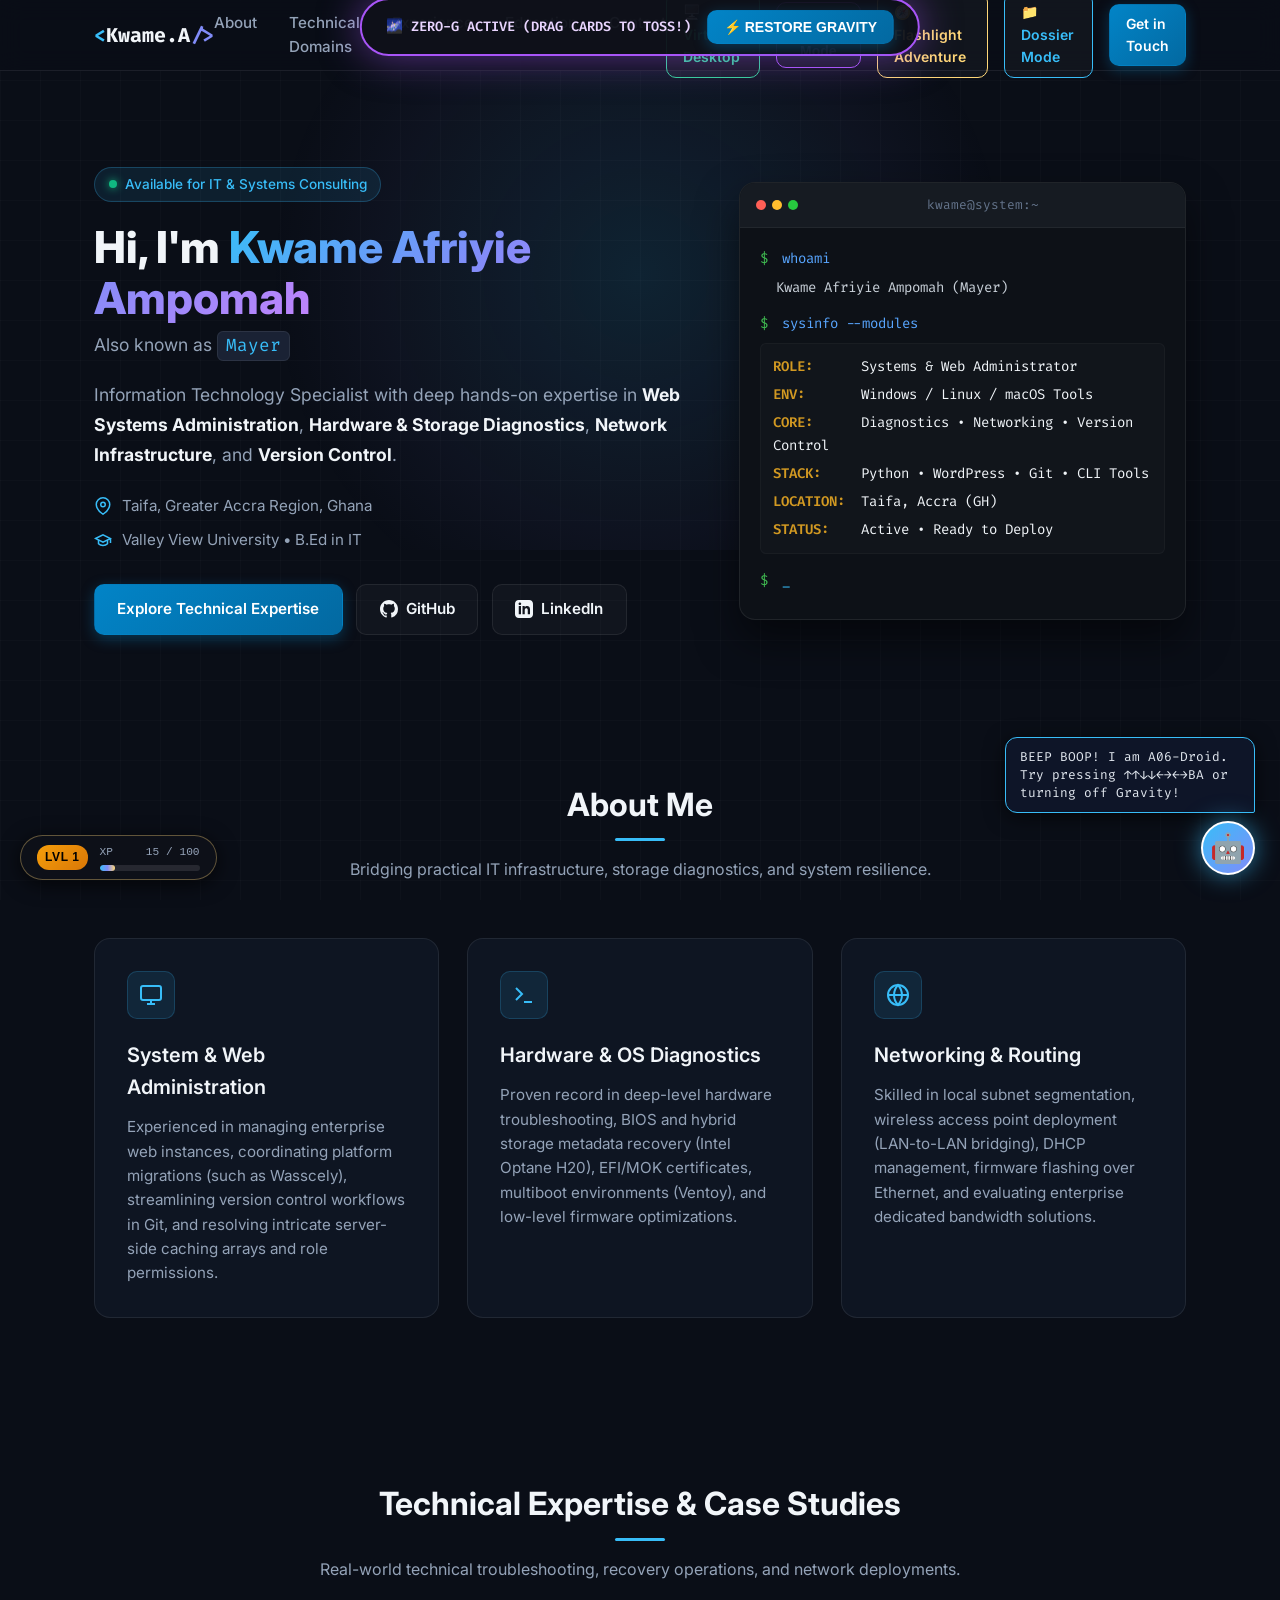
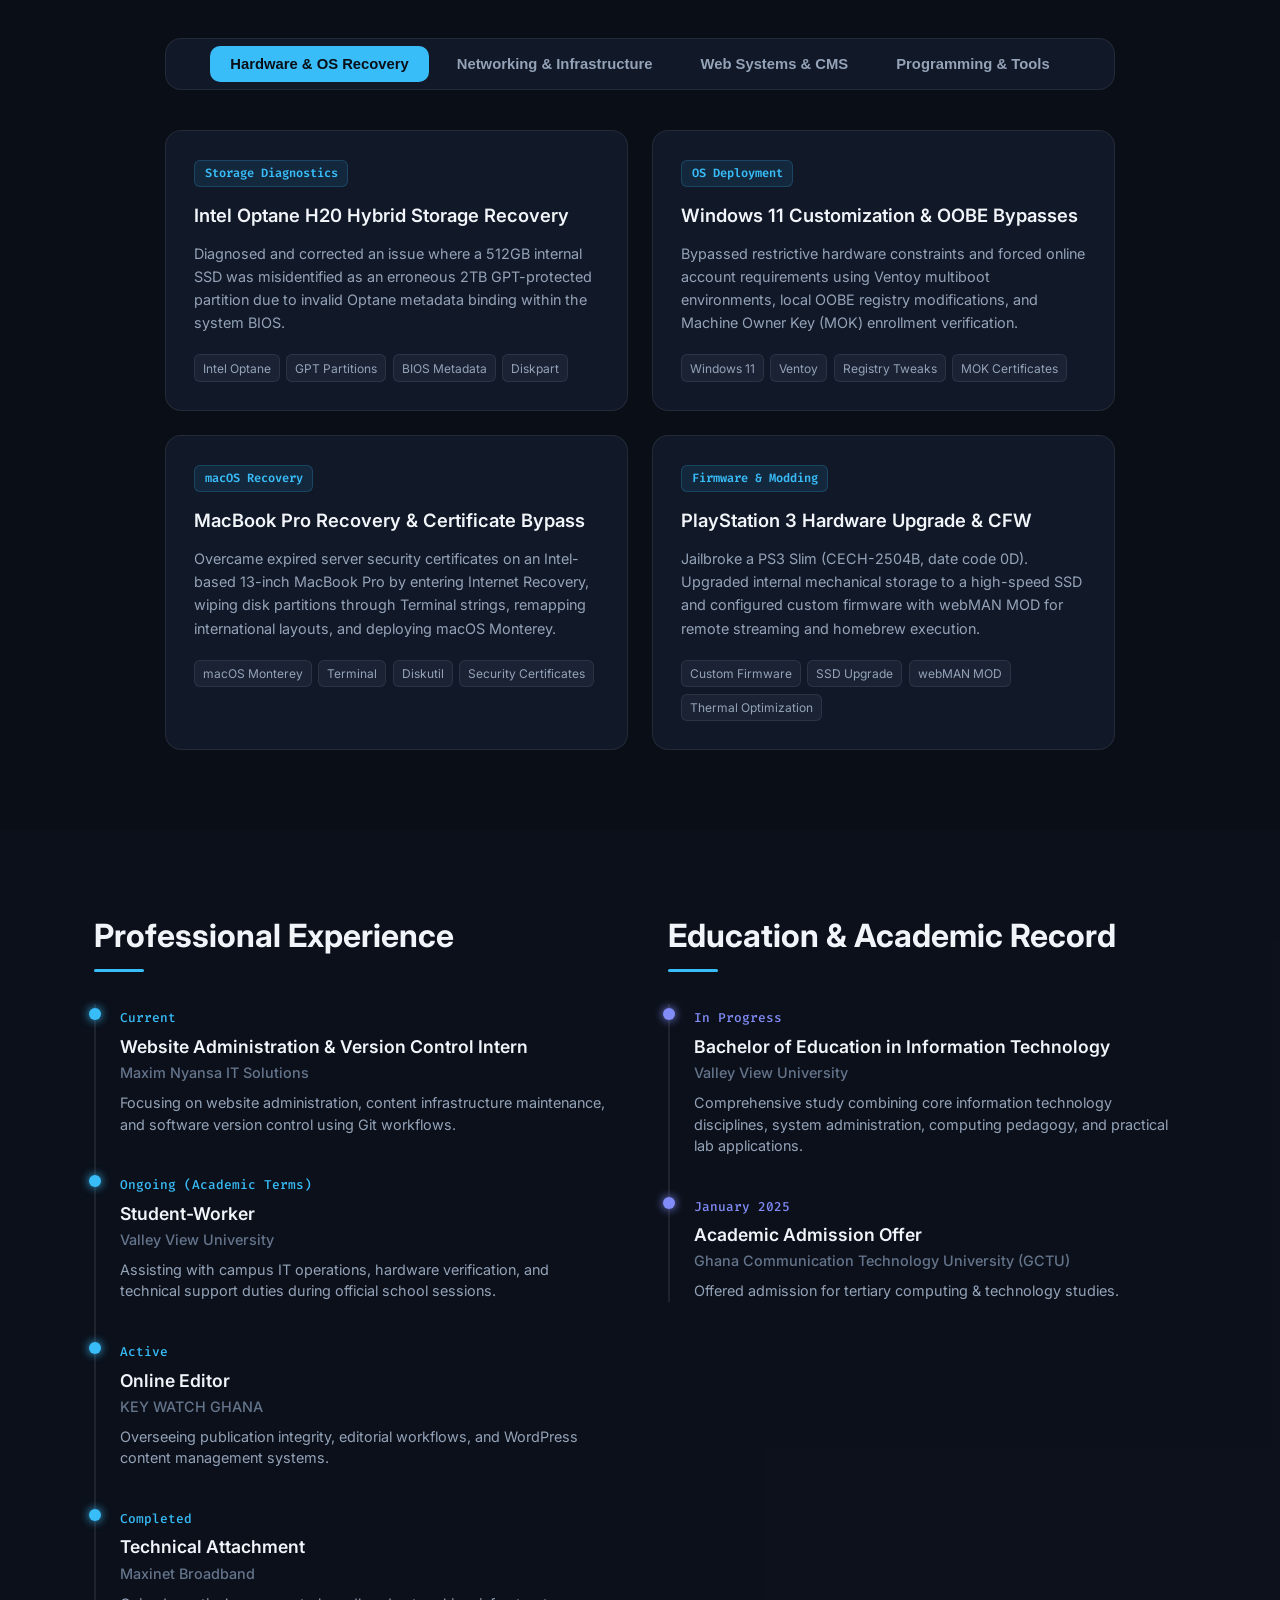
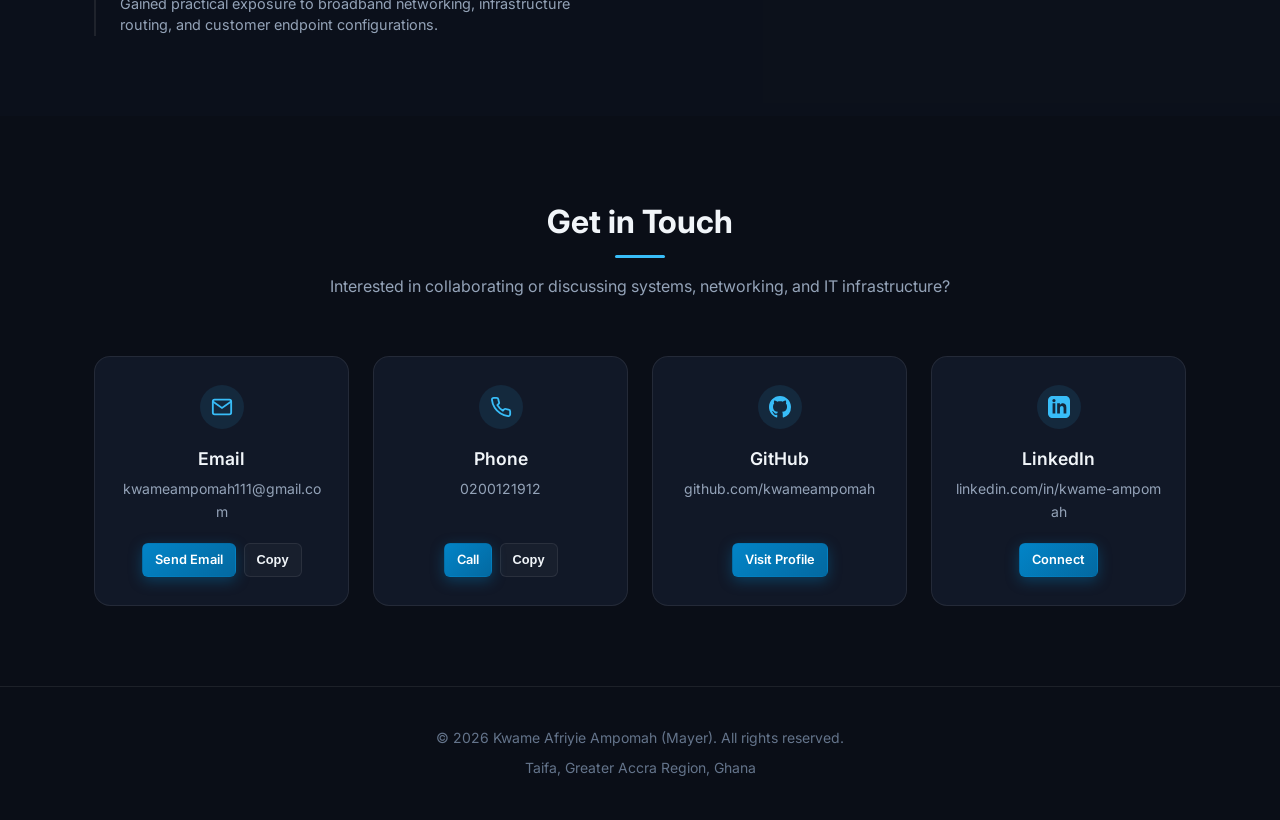
<file: index.html>
<!DOCTYPE html>
<html lang="en">
<head>
  <meta charset="UTF-8" />
  <meta name="viewport" content="width=device-width, initial-scale=1.0" />
  <title>Kwame Afriyie Ampomah | IT Specialist & Systems Administrator</title>
  <meta name="description" content="Personal portfolio of Kwame Afriyie Ampomah (Mayer) - IT Specialist, Web Systems Administrator, Hardware & Network Diagnostics Technician." />
  <meta property="og:title" content="Kwame Afriyie Ampomah | Portfolio" />
  <meta property="og:description" content="IT Specialist, Web Systems Administrator, Hardware & Network Diagnostics." />
  <meta property="og:type" content="website" />
  <link rel="preconnect" href="https://fonts.googleapis.com" />
  <link rel="preconnect" href="https://fonts.gstatic.com" crossorigin />
  <link href="https://fonts.googleapis.com/css2?family=Fira+Code:wght@400;500;600&family=Inter:wght@300;400;500;600;700;800&display=swap" rel="stylesheet" />
  <link rel="stylesheet" href="styles.css" />
  <link rel="stylesheet" href="fun-engine.css" />
  <link rel="stylesheet" href="minigames.css" />
</head>
<body>
  <!-- Background Glow & Grid Overlay -->
  <div class="bg-glow"></div>
  <div class="grid-overlay"></div>

  <!-- Header Navigation -->
  <header class="navbar" id="navbar">
    <div class="container nav-container">
      <a href="#hero" class="nav-logo">
        <span class="logo-bracket">&lt;</span><span class="logo-name">Kwame.A</span><span class="logo-tag"> /&gt;</span>
      </a>

      <nav class="nav-links" id="nav-links">
        <a href="#about" class="nav-link">About</a>
        <a href="#expertise" class="nav-link">Technical Domains</a>
        <a href="#experience" class="nav-link">Experience</a>
        <a href="#education" class="nav-link">Education</a>
        <a href="#contact" class="nav-link">Contact</a>
      </nav>

      <div class="nav-actions">
        <a href="desktop.html" class="btn btn-sm btn-outline" style="border-color: #34d399; color: #34d399;" title="Launch Windows 95 / Sci-Fi Virtual Desktop">🖥️ Virtual Desktop</a>
        <button class="btn btn-sm btn-outline" id="zerog-btn" style="border-color: #a855f7; color: #c084fc;" title="Activate Zero-G Physics Sandbox">🌌 Zero-G Mode</button>
        <a href="adventure.html" class="btn btn-sm btn-outline" style="border-color: #ffd778; color: #ffd778;">🧭 Flashlight Adventure</a>
        <a href="mystery.html" class="btn btn-sm btn-outline" style="border-color: #38bdf8; color: #38bdf8;">📁 Dossier Mode</a>
        <a href="#contact" class="btn btn-sm btn-primary">Get in Touch</a>
        <button class="mobile-toggle" id="mobile-toggle" aria-label="Toggle Menu">
          <span class="bar"></span>
          <span class="bar"></span>
          <span class="bar"></span>
        </button>
      </div>
    </div>
  </header>

  <!-- Hero Section -->
  <section class="hero-section" id="hero">
    <div class="container hero-container">
      <div class="hero-content">
        <div class="status-badge">
          <span class="status-dot"></span>
          <span>Available for IT & Systems Consulting</span>
        </div>
        <h1 class="hero-title">
          Hi, I'm <span class="gradient-text">Kwame Afriyie Ampomah</span>
        </h1>
        <p class="hero-alias">Also known as <span class="alias-pill">Mayer</span></p>
        <p class="hero-tagline">
          Information Technology Specialist with deep hands-on expertise in <strong>Web Systems Administration</strong>, <strong>Hardware & Storage Diagnostics</strong>, <strong>Network Infrastructure</strong>, and <strong>Version Control</strong>.
        </p>

        <div class="hero-meta">
          <div class="meta-item">
            <svg class="meta-icon" viewBox="0 0 24 24" fill="none" stroke="currentColor" stroke-width="2"><path d="M21 10c0 7-9 13-9 13s-9-6-9-13a9 9 0 0 1 18 0z"></path><circle cx="12" cy="10" r="3"></circle></svg>
            <span>Taifa, Greater Accra Region, Ghana</span>
          </div>
          <div class="meta-item">
            <svg class="meta-icon" viewBox="0 0 24 24" fill="none" stroke="currentColor" stroke-width="2"><path d="M22 10v6M2 10l10-5 10 5-10 5z"></path><path d="M6 12v5c3 3 9 3 12 0v-5"></path></svg>
            <span>Valley View University &bull; B.Ed in IT</span>
          </div>
        </div>

        <div class="hero-cta-group">
          <a href="#expertise" class="btn btn-primary">Explore Technical Expertise</a>
          <a href="https://github.com/kwameampomah" target="_blank" rel="noopener noreferrer" class="btn btn-outline">
            <svg class="btn-icon" viewBox="0 0 24 24" fill="currentColor"><path d="M12 0C5.37 0 0 5.37 0 12c0 5.31 3.435 9.795 8.205 11.385.6.105.825-.255.825-.57 0-.285-.015-1.23-.015-2.235-3.015.555-3.795-.735-4.035-1.41-.135-.345-.72-1.41-1.23-1.695-.42-.225-1.02-.78-.015-.795.945-.015 1.62.87 1.845 1.23 1.08 1.815 2.805 1.305 3.495.99.105-.78.42-1.305.765-1.605-2.67-.3-5.46-1.335-5.46-5.925 0-1.305.465-2.385 1.23-3.225-.12-.3-.54-1.53.12-3.18 0 0 1.005-.315 3.3 1.23.96-.27 1.98-.405 3-.405s2.04.135 3 .405c2.295-1.56 3.3-1.23 3.3-1.23.66 1.65.24 2.88.12 3.18.765.84 1.23 1.905 1.23 3.225 0 4.605-2.805 5.625-5.475 5.925.435.375.81 1.095.81 2.22 0 1.605-.015 2.895-.015 3.3 0 .315.225.69.825.57A12.02 12.02 0 0 0 24 12c0-6.63-5.37-12-12-12z"/></svg>
            GitHub
          </a>
          <a href="https://www.linkedin.com/in/kwame-ampomah-10175931b" target="_blank" rel="noopener noreferrer" class="btn btn-outline">
            <svg class="btn-icon" viewBox="0 0 24 24" fill="currentColor"><path d="M19 0h-14c-2.761 0-5 2.239-5 5v14c0 2.761 2.239 5 5 5h14c2.762 0 5-2.239 5-5v-14c0-2.761-2.238-5-5-5zm-11 19h-3v-11h3v11zm-1.5-12.268c-.966 0-1.75-.79-1.75-1.764s.784-1.764 1.75-1.764 1.75.79 1.75 1.764-.783 1.764-1.75 1.764zm13.5 12.268h-3v-5.604c0-3.368-4-3.113-4 0v5.604h-3v-11h3v1.765c1.396-2.586 7-2.777 7 2.476v6.759z"/></svg>
            LinkedIn
          </a>
        </div>
      </div>

      <div class="hero-terminal-card">
        <div class="terminal-header">
          <div class="terminal-buttons">
            <span class="btn-circle red"></span>
            <span class="btn-circle yellow"></span>
            <span class="btn-circle green"></span>
          </div>
          <div class="terminal-title">kwame@system:~</div>
        </div>
        <div class="terminal-body">
          <p class="term-line"><span class="term-prompt">$</span> <span class="term-cmd">whoami</span></p>
          <p class="term-output">Kwame Afriyie Ampomah (Mayer)</p>
          <p class="term-line"><span class="term-prompt">$</span> <span class="term-cmd">sysinfo --modules</span></p>
          <div class="term-sys-info">
            <div><span class="term-key">ROLE:</span> Systems & Web Administrator</div>
            <div><span class="term-key">ENV:</span> Windows / Linux / macOS Tools</div>
            <div><span class="term-key">CORE:</span> Diagnostics &bull; Networking &bull; Version Control</div>
            <div><span class="term-key">STACK:</span> Python &bull; WordPress &bull; Git &bull; CLI Tools</div>
            <div><span class="term-key">LOCATION:</span> Taifa, Accra (GH)</div>
            <div><span class="term-key">STATUS:</span> Active &bull; Ready to Deploy</div>
          </div>
          <p class="term-line"><span class="term-prompt">$</span> <span class="term-cursor">_</span></p>
        </div>
      </div>
    </div>
  </section>

  <!-- About Section -->
  <section class="section about-section" id="about">
    <div class="container">
      <div class="section-header">
        <h2 class="section-title">About Me</h2>
        <div class="section-line"></div>
        <p class="section-subtitle">Bridging practical IT infrastructure, storage diagnostics, and system resilience.</p>
      </div>

      <div class="about-grid">
        <div class="about-card">
          <div class="card-icon-wrapper">
            <svg class="card-icon" viewBox="0 0 24 24" fill="none" stroke="currentColor" stroke-width="2"><rect x="2" y="3" width="20" height="14" rx="2" ry="2"></rect><line x1="8" y1="21" x2="16" y2="21"></line><line x1="12" y1="17" x2="12" y2="21"></line></svg>
          </div>
          <h3>System & Web Administration</h3>
          <p>
            Experienced in managing enterprise web instances, coordinating platform migrations (such as Wasscely), streamlining version control workflows in Git, and resolving intricate server-side caching arrays and role permissions.
          </p>
        </div>

        <div class="about-card">
          <div class="card-icon-wrapper">
            <svg class="card-icon" viewBox="0 0 24 24" fill="none" stroke="currentColor" stroke-width="2"><polyline points="4 17 10 11 4 5"></polyline><line x1="12" y1="19" x2="20" y2="19"></line></svg>
          </div>
          <h3>Hardware & OS Diagnostics</h3>
          <p>
            Proven record in deep-level hardware troubleshooting, BIOS and hybrid storage metadata recovery (Intel Optane H20), EFI/MOK certificates, multiboot environments (Ventoy), and low-level firmware optimizations.
          </p>
        </div>

        <div class="about-card">
          <div class="card-icon-wrapper">
            <svg class="card-icon" viewBox="0 0 24 24" fill="none" stroke="currentColor" stroke-width="2"><circle cx="12" cy="12" r="10"></circle><line x1="2" y1="12" x2="22" y2="12"></line><path d="M12 2a15.3 15.3 0 0 1 4 10 15.3 15.3 0 0 1-4 10 15.3 15.3 0 0 1-4-10 15.3 15.3 0 0 1 4-10z"></path></svg>
          </div>
          <h3>Networking & Routing</h3>
          <p>
            Skilled in local subnet segmentation, wireless access point deployment (LAN-to-LAN bridging), DHCP management, firmware flashing over Ethernet, and evaluating enterprise dedicated bandwidth solutions.
          </p>
        </div>
      </div>
    </div>
  </section>

  <!-- Technical Expertise Section -->
  <section class="section expertise-section" id="expertise">
    <div class="container">
      <div class="section-header">
        <h2 class="section-title">Technical Expertise & Case Studies</h2>
        <div class="section-line"></div>
        <p class="section-subtitle">Real-world technical troubleshooting, recovery operations, and network deployments.</p>
      </div>

      <!-- Domain Tabs -->
      <div class="tabs-container">
        <div class="tabs-list" role="tablist">
          <button class="tab-btn active" data-tab="hardware">Hardware & OS Recovery</button>
          <button class="tab-btn" data-tab="networking">Networking & Infrastructure</button>
          <button class="tab-btn" data-tab="web-systems">Web Systems & CMS</button>
          <button class="tab-btn" data-tab="tooling">Programming & Tools</button>
        </div>

        <div class="tab-panels">
          <!-- Hardware Tab -->
          <div class="tab-panel active" id="tab-hardware">
            <div class="case-studies-grid">
              <div class="case-card">
                <div class="case-badge">Storage Diagnostics</div>
                <h4>Intel Optane H20 Hybrid Storage Recovery</h4>
                <p>
                  Diagnosed and corrected an issue where a 512GB internal SSD was misidentified as an erroneous 2TB GPT-protected partition due to invalid Optane metadata binding within the system BIOS.
                </p>
                <div class="case-tags">
                  <span>Intel Optane</span>
                  <span>GPT Partitions</span>
                  <span>BIOS Metadata</span>
                  <span>Diskpart</span>
                </div>
              </div>

              <div class="case-card">
                <div class="case-badge">OS Deployment</div>
                <h4>Windows 11 Customization & OOBE Bypasses</h4>
                <p>
                  Bypassed restrictive hardware constraints and forced online account requirements using Ventoy multiboot environments, local OOBE registry modifications, and Machine Owner Key (MOK) enrollment verification.
                </p>
                <div class="case-tags">
                  <span>Windows 11</span>
                  <span>Ventoy</span>
                  <span>Registry Tweaks</span>
                  <span>MOK Certificates</span>
                </div>
              </div>

              <div class="case-card">
                <div class="case-badge">macOS Recovery</div>
                <h4>MacBook Pro Recovery & Certificate Bypass</h4>
                <p>
                  Overcame expired server security certificates on an Intel-based 13-inch MacBook Pro by entering Internet Recovery, wiping disk partitions through Terminal strings, remapping international layouts, and deploying macOS Monterey.
                </p>
                <div class="case-tags">
                  <span>macOS Monterey</span>
                  <span>Terminal</span>
                  <span>Diskutil</span>
                  <span>Security Certificates</span>
                </div>
              </div>

              <div class="case-card">
                <div class="case-badge">Firmware & Modding</div>
                <h4>PlayStation 3 Hardware Upgrade & CFW</h4>
                <p>
                  Jailbroke a PS3 Slim (CECH-2504B, date code 0D). Upgraded internal mechanical storage to a high-speed SSD and configured custom firmware with webMAN MOD for remote streaming and homebrew execution.
                </p>
                <div class="case-tags">
                  <span>Custom Firmware</span>
                  <span>SSD Upgrade</span>
                  <span>webMAN MOD</span>
                  <span>Thermal Optimization</span>
                </div>
              </div>
            </div>
          </div>

          <!-- Networking Tab -->
          <div class="tab-panel" id="tab-networking">
            <div class="case-studies-grid">
              <div class="case-card">
                <div class="case-badge">Access Point Bridging</div>
                <h4>TP-Link Archer MR200 AP Configuration</h4>
                <p>
                  Configured a TP-Link Archer MR200 v1 as a dedicated secondary wireless access point linked via LAN-to-LAN Ethernet to a primary Tenda router. Successfully flashed firmware v1.0.5 locally, reconfigured IP subnet routing, and disabled local DHCP conflicts.
                </p>
                <div class="case-tags">
                  <span>TP-Link Archer MR200</span>
                  <span>LAN-to-LAN</span>
                  <span>Subnet Routing</span>
                  <span>DHCP Disable</span>
                </div>
              </div>

              <div class="case-card">
                <div class="case-badge">Infrastructure Evaluation</div>
                <h4>Dedicated Leased Link Evaluation</h4>
                <p>
                  Analyzed technical network parameters, SLAs, and service infrastructure quotes for a 200Mbps dedicated internet link from iKlick to ensure optimal throughput and low latency.
                </p>
                <div class="case-tags">
                  <span>Bandwidth SLA</span>
                  <span>iKlick</span>
                  <span>Routing Analysis</span>
                  <span>Throughput Testing</span>
                </div>
              </div>
            </div>
          </div>

          <!-- Web Systems Tab -->
          <div class="tab-panel" id="tab-web-systems">
            <div class="case-studies-grid">
              <div class="case-card">
                <div class="case-badge">Platform Migration</div>
                <h4>Wasscely Educational Platform Migration</h4>
                <p>
                  Executed the rebranding and full migration of the WASSCE student learning platform to "Wasscely". Resolved core administrative naming conflicts, purged server-side cache layers, corrected dark mode CSS color inversions, and embedded brand assets.
                </p>
                <div class="case-tags">
                  <span>Wasscely</span>
                  <span>Platform Migration</span>
                  <span>Cache Purging</span>
                  <span>Asset Integration</span>
                </div>
              </div>

              <div class="case-card">
                <div class="case-badge">Content Management & Editorial</div>
                <h4>KEY WATCH GHANA & WordPress Administration</h4>
                <p>
                  Actively manage and edit the KEY WATCH GHANA online publication, maintaining site uptime, role permission hierarchies, plugin security updates, and performance caching arrays.
                </p>
                <div class="case-tags">
                  <span>WordPress</span>
                  <span>Elementor</span>
                  <span>Editorial Management</span>
                  <span>Role Hierarchies</span>
                </div>
              </div>
            </div>
          </div>

          <!-- Tooling Tab -->
          <div class="tab-panel" id="tab-tooling">
            <div class="tooling-grid">
              <div class="tool-item">
                <div class="tool-name">Python</div>
                <div class="tool-desc">Scripting, automation, and algorithmic problem-solving.</div>
              </div>
              <div class="tool-item">
                <div class="tool-name">Git & Version Control</div>
                <div class="tool-desc">Branching models, commits, repository maintenance.</div>
              </div>
              <div class="tool-item">
                <div class="tool-name">PyCharm & VS Code</div>
                <div class="tool-desc">Primary IDE environments with linting and debugging.</div>
              </div>
              <div class="tool-item">
                <div class="tool-name">Flowgorithm</div>
                <div class="tool-desc">Algorithm design, computational logic mapping.</div>
              </div>
              <div class="tool-item">
                <div class="tool-name">Ventoy & CLI Recovery</div>
                <div class="tool-desc">Multiboot deployment, Diskpart, shell diagnostics.</div>
              </div>
              <div class="tool-item">
                <div class="tool-name">Ninite & Offline Deployers</div>
                <div class="tool-desc">Automated bulk installations and registry cleanup.</div>
              </div>
            </div>
          </div>
        </div>
      </div>
    </div>
  </section>

  <!-- Experience & Education Section -->
  <section class="section timeline-section" id="experience">
    <div class="container">
      <div class="timeline-wrapper">
        <!-- Experience Column -->
        <div class="timeline-column">
          <div class="section-header align-left">
            <h2 class="section-title">Professional Experience</h2>
            <div class="section-line"></div>
          </div>

          <div class="timeline">
            <div class="timeline-item">
              <div class="timeline-dot"></div>
              <div class="timeline-content">
                <span class="timeline-date">Current</span>
                <h3 class="timeline-role">Website Administration & Version Control Intern</h3>
                <h4 class="timeline-company">Maxim Nyansa IT Solutions</h4>
                <p>
                  Focusing on website administration, content infrastructure maintenance, and software version control using Git workflows.
                </p>
              </div>
            </div>

            <div class="timeline-item">
              <div class="timeline-dot"></div>
              <div class="timeline-content">
                <span class="timeline-date">Ongoing (Academic Terms)</span>
                <h3 class="timeline-role">Student-Worker</h3>
                <h4 class="timeline-company">Valley View University</h4>
                <p>
                  Assisting with campus IT operations, hardware verification, and technical support duties during official school sessions.
                </p>
              </div>
            </div>

            <div class="timeline-item">
              <div class="timeline-dot"></div>
              <div class="timeline-content">
                <span class="timeline-date">Active</span>
                <h3 class="timeline-role">Online Editor</h3>
                <h4 class="timeline-company">KEY WATCH GHANA</h4>
                <p>
                  Overseeing publication integrity, editorial workflows, and WordPress content management systems.
                </p>
              </div>
            </div>

            <div class="timeline-item">
              <div class="timeline-dot"></div>
              <div class="timeline-content">
                <span class="timeline-date">Completed</span>
                <h3 class="timeline-role">Technical Attachment</h3>
                <h4 class="timeline-company">Maxinet Broadband</h4>
                <p>
                  Gained practical exposure to broadband networking, infrastructure routing, and customer endpoint configurations.
                </p>
              </div>
            </div>
          </div>
        </div>

        <!-- Education Column -->
        <div class="timeline-column" id="education">
          <div class="section-header align-left">
            <h2 class="section-title">Education & Academic Record</h2>
            <div class="section-line"></div>
          </div>

          <div class="timeline">
            <div class="timeline-item">
              <div class="timeline-dot accent"></div>
              <div class="timeline-content">
                <span class="timeline-date">In Progress</span>
                <h3 class="timeline-role">Bachelor of Education in Information Technology</h3>
                <h4 class="timeline-company">Valley View University</h4>
                <p>
                  Comprehensive study combining core information technology disciplines, system administration, computing pedagogy, and practical lab applications.
                </p>
              </div>
            </div>

            <div class="timeline-item">
              <div class="timeline-dot accent"></div>
              <div class="timeline-content">
                <span class="timeline-date">January 2025</span>
                <h3 class="timeline-role">Academic Admission Offer</h3>
                <h4 class="timeline-company">Ghana Communication Technology University (GCTU)</h4>
                <p>
                  Offered admission for tertiary computing & technology studies.
                </p>
              </div>
            </div>
          </div>
        </div>
      </div>
    </div>
  </section>

  <!-- Contact Section -->
  <section class="section contact-section" id="contact">
    <div class="container">
      <div class="section-header">
        <h2 class="section-title">Get in Touch</h2>
        <div class="section-line"></div>
        <p class="section-subtitle">Interested in collaborating or discussing systems, networking, and IT infrastructure?</p>
      </div>

      <div class="contact-grid">
        <div class="contact-card">
          <div class="contact-icon-box">
            <svg viewBox="0 0 24 24" fill="none" stroke="currentColor" stroke-width="2"><path d="M4 4h16c1.1 0 2 .9 2 2v12c0 1.1-.9 2-2 2H4c-1.1 0-2-.9-2-2V6c0-1.1.9-2 2-2z"></path><polyline points="22,6 12,13 2,6"></polyline></svg>
          </div>
          <h4>Email</h4>
          <p class="contact-value" id="email-text">kwameampomah111@gmail.com</p>
          <div class="contact-actions">
            <a href="mailto:kwameampomah111@gmail.com" class="btn btn-xs btn-primary">Send Email</a>
            <button class="btn btn-xs btn-outline copy-btn" data-copy="kwameampomah111@gmail.com">Copy</button>
          </div>
        </div>

        <div class="contact-card">
          <div class="contact-icon-box">
            <svg viewBox="0 0 24 24" fill="none" stroke="currentColor" stroke-width="2"><path d="M22 16.92v3a2 2 0 0 1-2.18 2 19.79 19.79 0 0 1-8.63-3.07 19.5 19.5 0 0 1-6-6 19.79 19.79 0 0 1-3.07-8.67A2 2 0 0 1 4.11 2h3a2 2 0 0 1 2 1.72 12.84 12.84 0 0 0 .7 2.81 2 2 0 0 1-.45 2.11L8.09 9.91a16 16 0 0 0 6 6l1.27-1.27a2 2 0 0 1 2.11-.45 12.84 12.84 0 0 0 2.81.7A2 2 0 0 1 22 16.92z"></path></svg>
          </div>
          <h4>Phone</h4>
          <p class="contact-value" id="phone-text">0200121912</p>
          <div class="contact-actions">
            <a href="tel:0200121912" class="btn btn-xs btn-primary">Call</a>
            <button class="btn btn-xs btn-outline copy-btn" data-copy="0200121912">Copy</button>
          </div>
        </div>

        <div class="contact-card">
          <div class="contact-icon-box">
            <svg viewBox="0 0 24 24" fill="currentColor"><path d="M12 0C5.37 0 0 5.37 0 12c0 5.31 3.435 9.795 8.205 11.385.6.105.825-.255.825-.57 0-.285-.015-1.23-.015-2.235-3.015.555-3.795-.735-4.035-1.41-.135-.345-.72-1.41-1.23-1.695-.42-.225-1.02-.78-.015-.795.945-.015 1.62.87 1.845 1.23 1.08 1.815 2.805 1.305 3.495.99.105-.78.42-1.305.765-1.605-2.67-.3-5.46-1.335-5.46-5.925 0-1.305.465-2.385 1.23-3.225-.12-.3-.54-1.53.12-3.18 0 0 1.005-.315 3.3 1.23.96-.27 1.98-.405 3-.405s2.04.135 3 .405c2.295-1.56 3.3-1.23 3.3-1.23.66 1.65.24 2.88.12 3.18.765.84 1.23 1.905 1.23 3.225 0 4.605-2.805 5.625-5.475 5.925.435.375.81 1.095.81 2.22 0 1.605-.015 2.895-.015 3.3 0 .315.225.69.825.57A12.02 12.02 0 0 0 24 12c0-6.63-5.37-12-12-12z"/></svg>
          </div>
          <h4>GitHub</h4>
          <p class="contact-value">github.com/kwameampomah</p>
          <div class="contact-actions">
            <a href="https://github.com/kwameampomah" target="_blank" rel="noopener noreferrer" class="btn btn-xs btn-primary">Visit Profile</a>
          </div>
        </div>

        <div class="contact-card">
          <div class="contact-icon-box">
            <svg viewBox="0 0 24 24" fill="currentColor"><path d="M19 0h-14c-2.761 0-5 2.239-5 5v14c0 2.761 2.239 5 5 5h14c2.762 0 5-2.239 5-5v-14c0-2.761-2.238-5-5-5zm-11 19h-3v-11h3v11zm-1.5-12.268c-.966 0-1.75-.79-1.75-1.764s.784-1.764 1.75-1.764 1.75.79 1.75 1.764-.783 1.764-1.75 1.764zm13.5 12.268h-3v-5.604c0-3.368-4-3.113-4 0v5.604h-3v-11h3v1.765c1.396-2.586 7-2.777 7 2.476v6.759z"/></svg>
          </div>
          <h4>LinkedIn</h4>
          <p class="contact-value">linkedin.com/in/kwame-ampomah</p>
          <div class="contact-actions">
            <a href="https://www.linkedin.com/in/kwame-ampomah-10175931b" target="_blank" rel="noopener noreferrer" class="btn btn-xs btn-primary">Connect</a>
          </div>
        </div>
      </div>
    </div>
  </section>

  <!-- A06-Bot Cyber Companion Widget -->
  <div class="a06-bot-widget" id="a06-bot" title="Click me for IT wisdom & hints!">
    <div class="a06-speech-bubble" id="a06-speech">BEEP BOOP! I am A06-Droid. Try pressing ↑↑↓↓←→←→BA or turning off Gravity!</div>
    <div class="a06-bot-avatar">🤖</div>
  </div>

  <!-- Zero-G Restore Float HUD -->
  <div class="zerog-hud" id="zerog-hud">
    <span>🌌 ZERO-G ACTIVE (DRAG CARDS TO TOSS!)</span>
    <button class="btn btn-sm btn-primary" id="restore-gravity-btn">⚡ RESTORE GRAVITY</button>
  </div>

  <!-- Toast Notification -->
  <div id="toast" class="toast">Copied to clipboard!</div>

  <!-- Footer -->
  <footer class="footer">
    <div class="container footer-container">
      <p>&copy; 2026 Kwame Afriyie Ampomah (Mayer). All rights reserved.</p>
      <p class="footer-note">Taifa, Greater Accra Region, Ghana</p>
    </div>
  </footer>

  <script src="fun-engine.js"></script>
  <script src="minigames.js"></script>
  <script src="script.js"></script>
</body>
</html>
</file>
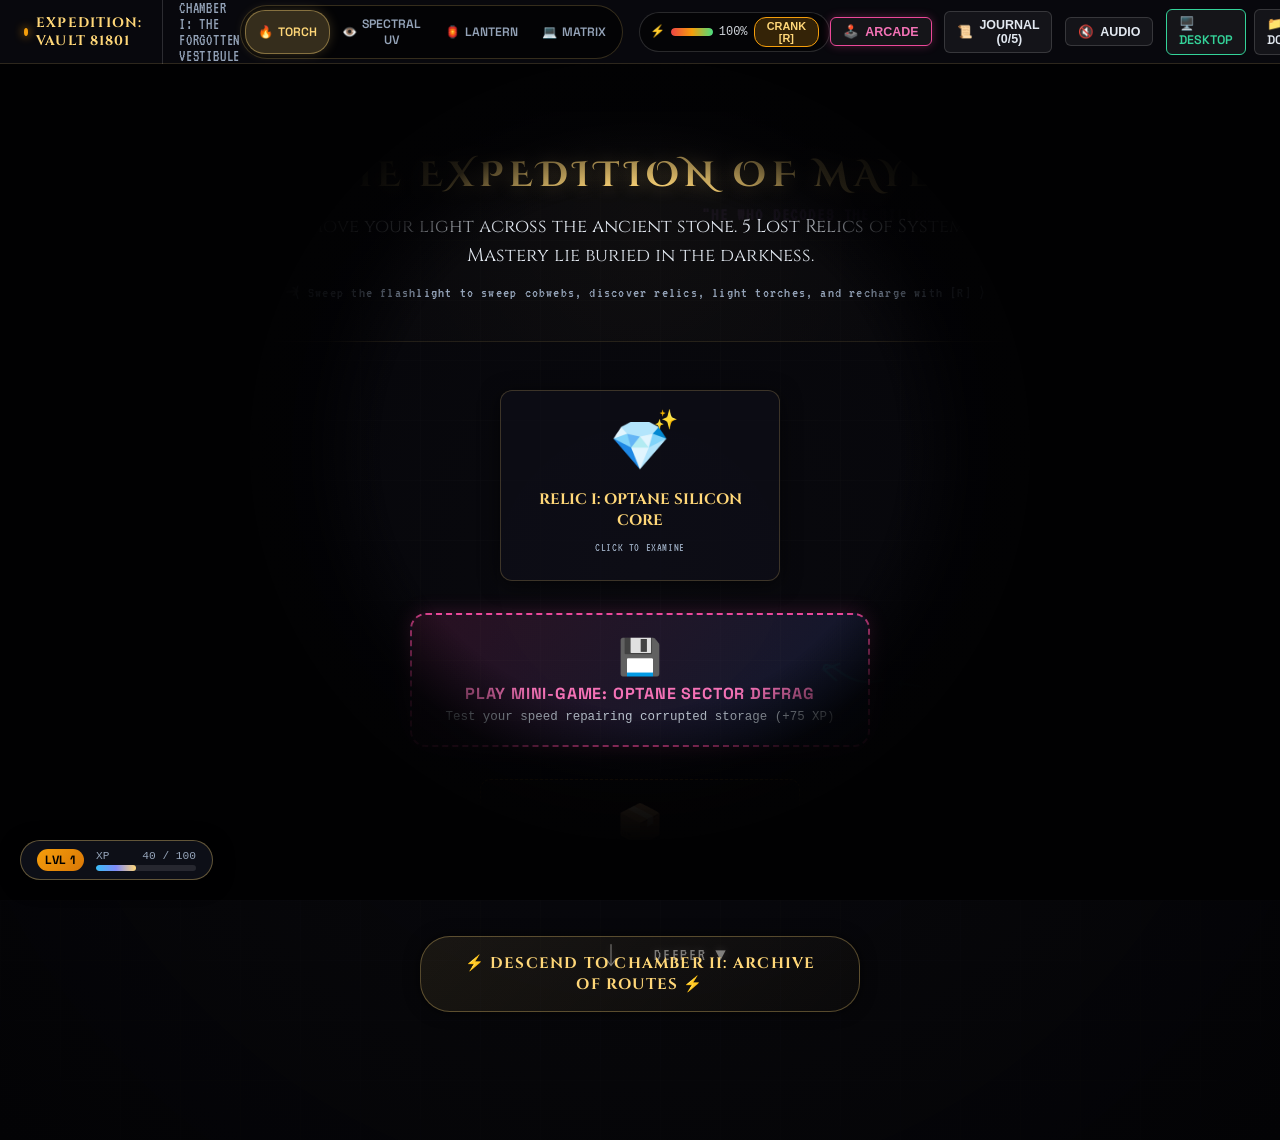
<file: adventure.html>
<!DOCTYPE html>
<html lang="en">
<head>
  <meta charset="UTF-8" />
  <meta name="viewport" content="width=device-width, initial-scale=1.0" />
  <title>THE EXPEDITION // Vault of the Digital Archon</title>
  <meta name="description" content="An interactive flashlight adventure and scavenger hunt in the dark. Search for hidden relics, decode secret runes, and unlock the lost vault." />
  <link rel="preconnect" href="https://fonts.googleapis.com" />
  <link rel="preconnect" href="https://fonts.gstatic.com" crossorigin />
  <link href="https://fonts.googleapis.com/css2?family=Cinzel:wght@400;700;900&family=Cinzel+Decorative:wght@700&family=Space+Grotesk:wght@400;500;700&family=VT323&display=swap" rel="stylesheet" />
  <link rel="stylesheet" href="adventure.css" />
  <link rel="stylesheet" href="fun-engine.css" />
  <link rel="stylesheet" href="minigames.css" />
</head>
<body class="beam-torch">
  <!-- Flashlight Darkness Mask, Cobweb Canvas & Particle Canvas -->
  <div class="darkness-overlay" id="darkness-mask"></div>
  <canvas id="cobweb-canvas"></canvas>
  <canvas id="particles-canvas"></canvas>

  <!-- Phantom Shadow Entity -->
  <div class="phantom-shadow" id="phantom-shadow">👻</div>

  <!-- Top Adventure HUD -->
  <header class="adventure-hud">
    <div class="hud-left">
      <div class="expedition-badge">
        <span class="pulse-amber"></span>
        <span class="hud-text-bold">EXPEDITION: VAULT 81801</span>
      </div>
      <div class="hud-chamber-name" id="chamber-indicator">
        CHAMBER I: THE FORGOTTEN VESTIBULE
      </div>
    </div>

    <!-- Center Torch Beam Controls & Battery Meter -->
    <div class="hud-center">
      <div class="lens-switcher">
        <button class="lens-btn active" id="lens-torch" title="Explorer's Torch (Press 1)">
          <span class="lens-icon">🔥</span>
          <span class="lens-label">TORCH</span>
        </button>
        <button class="lens-btn" id="lens-uv" title="Spectral UV Lens (Press 2)">
          <span class="lens-icon">👁️</span>
          <span class="lens-label">SPECTRAL UV</span>
        </button>
        <button class="lens-btn" id="lens-lantern" title="Wide Lantern (Press 3)">
          <span class="lens-icon">🏮</span>
          <span class="lens-label">LANTERN</span>
        </button>
        <button class="lens-btn" id="lens-matrix" title="Matrix Code Beam (Unlock at Lvl 2)">
          <span class="lens-icon">💻</span>
          <span class="lens-label">MATRIX</span>
        </button>
      </div>

      <!-- Battery & Dynamo Crank Indicator -->
      <div class="battery-meter" id="battery-meter" title="Flashlight Battery. Press 'R' or shake mouse to crank dynamo!">
        <span class="battery-icon">⚡</span>
        <div class="battery-bar"><div class="battery-fill" id="battery-fill" style="width: 100%;"></div></div>
        <span class="battery-text" id="battery-text">100%</span>
        <button class="crank-btn" id="crank-btn" title="Crank Dynamo (Hotkey: R)">CRANK [R]</button>
      </div>
    </div>

    <!-- Right Controls: Mini-Games, Journal, Audio & Navigation -->
    <div class="hud-right">
      <button class="hud-action-btn arcade-glow-btn" id="arcade-toggle" title="Play Arcade IT Mini-Games">
        <span class="icon">🕹️</span>
        <span class="btn-text">ARCADE</span>
      </button>

      <button class="hud-action-btn" id="journal-toggle" title="Open Expedition Journal (Press J)">
        <span class="icon">📜</span>
        <span class="btn-text">JOURNAL (<span id="relic-counter">0/5</span>)</span>
      </button>

      <button class="hud-action-btn" id="audio-toggle" title="Toggle Atmospheric Audio (Press M)">
        <span class="icon" id="audio-icon">🔇</span>
        <span class="btn-text">AUDIO</span>
      </button>

      <div class="hud-nav-dropdown">
        <a href="desktop.html" class="hud-link-btn" style="border-color: #34d399; color: #34d399;" title="Go to Virtual Desktop">🖥️ DESKTOP</a>
        <a href="mystery.html" class="hud-link-btn" title="Go to Classified Dossier">📁 DOSSIER</a>
        <a href="index.html" class="hud-link-btn" title="Back to Portfolio">☀️ PORTFOLIO</a>
      </div>
    </div>
  </header>

  <!-- Interactive Adventure Realm -->
  <main class="adventure-world" id="adventure-world">
    
    <!-- Ambient World Elements: Guiding Arrows & Ancient Carvings in the dark -->
    <div class="ambient-layer">
      <!-- Guiding Chalk Arrows hidden in the dark -->
      <div class="chalk-arrow pos-arrow-1">
        <svg viewBox="0 0 100 40" class="chalk-svg">
          <path d="M10,20 Q40,5 70,20 T95,20 M75,8 L95,20 L75,32" stroke="currentColor" fill="none" stroke-width="3" stroke-linecap="round"/>
        </svg>
        <span class="chalk-note">TO THE CORE ➔</span>
      </div>

      <div class="chalk-arrow pos-arrow-2 spectral-only">
        <svg viewBox="0 0 100 40" class="chalk-svg">
          <path d="M90,20 Q60,35 30,20 T5,20 M25,8 L5,20 L25,32" stroke="currentColor" fill="none" stroke-width="3" stroke-linecap="round"/>
        </svg>
        <span class="chalk-note">⟵ [UV TRACE] RUNE OF ARCHON</span>
      </div>

      <div class="chalk-arrow pos-arrow-3">
        <svg viewBox="0 0 60 80" class="chalk-svg">
          <path d="M30,10 L30,70 M15,50 L30,70 L45,50" stroke="currentColor" fill="none" stroke-width="3" stroke-linecap="round"/>
        </svg>
        <span class="chalk-note">DEEPER ▼</span>
      </div>

      <div class="ancient-graffiti spectral-only pos-graffiti-1">
        "HE WHO DECODES THE SILICON SHALL CLAIM THE KEY"
      </div>

      <div class="ancient-graffiti pos-graffiti-2">
        "Mayer walked here. Year 2026. The archives remain sealed."
      </div>
    </div>

    <!-- CHAMBER 1: The Forgotten Vestibule -->
    <section class="chamber-section active-chamber" id="chamber-1" data-chamber-name="CHAMBER I: THE FORGOTTEN VESTIBULE">
      
      <!-- Chamber Intro Inscription -->
      <div class="monolith-inscription">
        <h2 class="ancient-title">THE EXPEDITION OF MAYER</h2>
        <p class="ancient-subtitle">Move your light across the ancient stone. 5 Lost Relics of Systems Mastery lie buried in the darkness.</p>
        <p class="ancient-prompt">⟨ Sweep the flashlight to sweep cobwebs, discover relics, light torches, and recharge with [R] ⟩</p>
      </div>

      <!-- Sconces that ignite when flashlight lingers over them -->
      <div class="wall-sconce sconce-1" data-sconce-id="1">
        <div class="sconce-torch">🔥</div>
        <div class="sconce-glow"></div>
        <span class="sconce-label">IGNITE SCONCE</span>
      </div>

      <div class="wall-sconce sconce-2" data-sconce-id="2">
        <div class="sconce-torch">🔥</div>
        <div class="sconce-glow"></div>
        <span class="sconce-label">IGNITE SCONCE</span>
      </div>

      <!-- Relic 1: The Optane Core Fragment -->
      <div class="relic-item pos-relic-1" data-relic="1" id="relic-1">
        <div class="relic-halo"></div>
        <div class="relic-icon-wrapper">
          <div class="relic-icon">💎</div>
          <div class="relic-sparkles">✨</div>
        </div>
        <div class="relic-label-plate">
          <span class="relic-name">RELIC I: OPTANE SILICON CORE</span>
          <span class="relic-prompt">CLICK TO EXAMINE</span>
        </div>
      </div>

      <!-- Mini-Game Direct Portal in Chamber 1 -->
      <div class="minigame-portal" onclick="window.playOptaneGame()">
        <div class="portal-icon">💾</div>
        <div class="portal-title">PLAY MINI-GAME: OPTANE SECTOR DEFRAG</div>
        <span class="portal-sub">Test your speed repairing corrupted storage (+75 XP)</span>
      </div>

      <!-- Mysterious Ancient Chest -->
      <div class="ancient-chest pos-chest-1" id="chest-1">
        <div class="chest-box">📦</div>
        <div class="chest-halo"></div>
        <div class="chest-label">CHEST OF RECOVERY // CLICK TO OPEN</div>
      </div>

      <!-- Chamber Navigation Portal -->
      <div class="chamber-gateway gateway-down" data-target="chamber-2">
        <div class="gateway-runes">⚡ DESCEND TO CHAMBER II: ARCHIVE OF ROUTES ⚡</div>
        <div class="gateway-beam"></div>
      </div>
    </section>

    <!-- CHAMBER 2: The Archive of Routes (Networking & Systems) -->
    <section class="chamber-section" id="chamber-2" data-chamber-name="CHAMBER II: ARCHIVE OF ROUTES">
      <div class="chamber-header-lore">
        <span class="lore-tag">SUBNET LABYRINTH</span>
        <h2>THE HALL OF FIBER AND BRIDGES</h2>
        <p>Ancient conduits pulse with forgotten data packets. Route your light to uncover the network secrets.</p>
      </div>

      <!-- Sconces for Chamber 2 -->
      <div class="wall-sconce sconce-3" data-sconce-id="3">
        <div class="sconce-torch">🔥</div>
        <div class="sconce-glow"></div>
        <span class="sconce-label">IGNITE SCONCE</span>
      </div>

      <!-- Relic 2: The Prism of Subnets -->
      <div class="relic-item pos-relic-2" data-relic="2" id="relic-2">
        <div class="relic-halo"></div>
        <div class="relic-icon-wrapper">
          <div class="relic-icon">🌐</div>
          <div class="relic-sparkles">✨</div>
        </div>
        <div class="relic-label-plate">
          <span class="relic-name">RELIC II: PRISM OF INFINITE ROUTES</span>
          <span class="relic-prompt">CLICK TO EXAMINE</span>
        </div>
      </div>

      <!-- Relic 3: The Script Codex -->
      <div class="relic-item pos-relic-3" data-relic="3" id="relic-3">
        <div class="relic-halo"></div>
        <div class="relic-icon-wrapper">
          <div class="relic-icon">📜</div>
          <div class="relic-sparkles">✨</div>
        </div>
        <div class="relic-label-plate">
          <span class="relic-name">RELIC III: CODEX OF TERMINAL SCRIPTS</span>
          <span class="relic-prompt">CLICK TO EXAMINE</span>
        </div>
      </div>

      <!-- Mini-Game Direct Portal in Chamber 2 -->
      <div class="minigame-portal" onclick="window.playSubnetGame()">
        <div class="portal-icon">🌐</div>
        <div class="portal-title">PLAY MINI-GAME: SUBNET ROUTE MASTER</div>
        <span class="portal-sub">Rotate network conduits to connect Taifa to Valley View (+75 XP)</span>
      </div>

      <!-- Spectral Hidden Rune (Only visible in UV mode) -->
      <div class="uv-rune-sigil spectral-only pos-sigil-1" id="rune-sigil-1">
        <div class="sigil-glow">🔮</div>
        <div class="sigil-text">
          <strong>CIPHER OF MONTEREY:</strong><br/>
          <code>"diskutil zeroDisk /dev/disk0 &amp;&amp; nvram -c"</code>
        </div>
      </div>

      <!-- Chamber Navigation Portals -->
      <div class="chamber-nav-row">
        <button class="chamber-nav-btn gateway-back" data-target="chamber-1">
          <span>▲ ASCEND TO VESTIBULE</span>
        </button>
        <button class="chamber-nav-btn gateway-next" data-target="chamber-3">
          <span>▼ ENTER CHAMBER III: THE INNER SANCTUM</span>
        </button>
      </div>
    </section>

    <!-- CHAMBER 3: The Inner Sanctum & Vault Door -->
    <section class="chamber-section" id="chamber-3" data-chamber-name="CHAMBER III: THE INNER SANCTUM">
      <div class="chamber-header-lore">
        <span class="lore-tag">FORBIDDEN CORE</span>
        <h2>THE VAULT OF THE ARCHON</h2>
        <p>The grand vault door is sealed by 5 relic sockets. Place all relics into the central altar to open the vault.</p>
      </div>

      <!-- Relic 4: The PS3 Silicon Key -->
      <div class="relic-item pos-relic-4" data-relic="4" id="relic-4">
        <div class="relic-halo"></div>
        <div class="relic-icon-wrapper">
          <div class="relic-icon">🎮</div>
          <div class="relic-sparkles">✨</div>
        </div>
        <div class="relic-label-plate">
          <span class="relic-name">RELIC IV: CFW SILICON MATRIX</span>
          <span class="relic-prompt">CLICK TO EXAMINE</span>
        </div>
      </div>

      <!-- Relic 5: The Shield of Taifa -->
      <div class="relic-item pos-relic-5 spectral-only" data-relic="5" id="relic-5">
        <div class="relic-halo"></div>
        <div class="relic-icon-wrapper">
          <div class="relic-icon">🛡️</div>
          <div class="relic-sparkles">✨</div>
        </div>
        <div class="relic-label-plate">
          <span class="relic-name">RELIC V: SPECTRAL AEGIS OF TAIFA</span>
          <span class="relic-prompt">CLICK TO CLAIM (UV FOUND)</span>
        </div>
      </div>

      <!-- The Grand Central Vault Altar / Door -->
      <div class="vault-monolith" id="vault-altar">
        <div class="altar-arch">
          <div class="arch-runes">⚡ VAULT 81801 // KWAME AFRIYIE AMPOMAH ⚡</div>
          
          <div class="altar-sockets">
            <div class="socket" id="socket-1" title="Socket I: Optane Core"><span>💎</span></div>
            <div class="socket" id="socket-2" title="Socket II: Subnet Prism"><span>🌐</span></div>
            <div class="socket" id="socket-3" title="Socket III: Terminal Codex"><span>📜</span></div>
            <div class="socket" id="socket-4" title="Socket IV: Silicon Matrix"><span>🎮</span></div>
            <div class="socket" id="socket-5" title="Socket V: Spectral Aegis"><span>🛡️</span></div>
          </div>

          <button class="unlock-vault-btn" id="unlock-vault-btn" disabled>
            <span class="btn-glow"></span>
            <span class="btn-title">VAULT SEALED (0/5 RELICS FOUND)</span>
            <span class="btn-sub">Collect all relics across the chambers to break the seal</span>
          </button>
        </div>
      </div>

      <!-- Return navigation -->
      <div class="chamber-nav-row">
        <button class="chamber-nav-btn gateway-back" data-target="chamber-2">
          <span>▲ ASCEND TO ROUTE ARCHIVES</span>
        </button>
      </div>
    </section>

  </main>

  <!-- Interactive Relic Inspector Modal -->
  <div class="modal-backdrop" id="relic-modal">
    <div class="relic-inspect-card">
      <button class="modal-close-btn" id="relic-modal-close">✕</button>
      <div class="inspect-glow" id="inspect-glow"></div>
      
      <div class="inspect-icon-large" id="inspect-icon">💎</div>
      <div class="inspect-category" id="inspect-cat">SYSTEMS ARTIFACT #01</div>
      <h3 class="inspect-title" id="inspect-title">RELIC NAME</h3>
      
      <div class="inspect-divider"></div>
      
      <div class="inspect-description" id="inspect-desc">
        Artifact lore and technical description will be rendered here.
      </div>

      <div class="inspect-technical-box" id="inspect-tech">
        <strong>FIELD RECOVERY NOTE:</strong>
        <p id="inspect-note">Recovered during storage partition desynchronization incident.</p>
      </div>

      <button class="claim-relic-btn" id="claim-relic-btn">
        <span class="btn-sparkle">✨</span>
        <span class="claim-text">SECURE RELIC IN JOURNAL</span>
      </button>
    </div>
  </div>

  <!-- Chest Opened Modal -->
  <div class="modal-backdrop" id="chest-modal">
    <div class="relic-inspect-card">
      <button class="modal-close-btn" id="chest-modal-close">✕</button>
      <div class="inspect-glow chest-gold"></div>
      
      <div class="inspect-icon-large">🗝️</div>
      <div class="inspect-category">ANCIENT STASH UNLOCKED</div>
      <h3 class="inspect-title">THE EXPLORER'S MEMOIR</h3>
      
      <div class="inspect-divider"></div>
      
      <div class="inspect-description">
        "To those traversing the dark: true mastery over machines is not knowing all answers, but having the light to diagnose any system under pressure."
      </div>

      <div class="inspect-technical-box">
        <strong>FOUND INSIDE:</strong>
        <p>A Ventoy Multiboot Key &amp; Hardware Diagnostics Toolkit used in Kwame's major campus recovery ops.</p>
      </div>

      <button class="claim-relic-btn" id="chest-claim-btn">
        <span class="btn-sparkle">✨</span>
        <span class="claim-text">STORE IN ADVENTURE LOG</span>
      </button>
    </div>
  </div>

  <!-- Expedition Journal Modal -->
  <div class="modal-backdrop" id="journal-modal">
    <div class="journal-parchment">
      <div class="journal-header">
        <div class="journal-title-box">
          <span class="journal-seal">🏛️</span>
          <div>
            <h2>EXPEDITION FIELD JOURNAL</h2>
            <span class="journal-sub">Explorer: Kwame Afriyie Ampomah (Mayer) // Sector: Taifa [GH]</span>
          </div>
        </div>
        <button class="modal-close-btn" id="journal-close">✕</button>
      </div>

      <div class="journal-content-grid">
        <!-- Left: Relic Checklist -->
        <div class="journal-left">
          <h3>DISCOVERED RELICS (<span id="journal-count">0</span>/5)</h3>
          
          <div class="journal-relic-list">
            <div class="journal-entry" id="j-entry-1">
              <div class="entry-status">❌</div>
              <div class="entry-info">
                <strong>I. Optane Silicon Core</strong>
                <p>Chamber I. Storage &amp; BIOS recovery mastery.</p>
              </div>
            </div>

            <div class="journal-entry" id="j-entry-2">
              <div class="entry-status">❌</div>
              <div class="entry-info">
                <strong>II. Prism of Infinite Routes</strong>
                <p>Chamber II. Subnet &amp; gateway architecture.</p>
              </div>
            </div>

            <div class="journal-entry" id="j-entry-3">
              <div class="entry-status">❌</div>
              <div class="entry-info">
                <strong>III. Codex of Terminal Scripts</strong>
                <p>Chamber II. Automation &amp; recovery scripts.</p>
              </div>
            </div>

            <div class="journal-entry" id="j-entry-4">
              <div class="entry-status">❌</div>
              <div class="entry-info">
                <strong>IV. CFW Silicon Matrix</strong>
                <p>Chamber III. Custom firmware &amp; embedded systems.</p>
              </div>
            </div>

            <div class="journal-entry" id="j-entry-5">
              <div class="entry-status">❌</div>
              <div class="entry-info">
                <strong>V. Spectral Aegis of Taifa</strong>
                <p>Chamber III. Requires UV Spectral Lens to reveal.</p>
              </div>
            </div>
          </div>
        </div>

        <!-- Right: Explorer Notes & Clues -->
        <div class="journal-right">
          <h3>EXPEDITION CIPHERS &amp; HINTS</h3>
          <div class="journal-clue-box">
            <p><strong>💡 Torch Tip:</strong> Sweep slowly across the wall carvings. Dust motes reveal where secrets lie dormant.</p>
            <p><strong>⚡ Dynamo Crank:</strong> When battery drops, tap <kbd>R</kbd> or shake your mouse to reignite the torch.</p>
            <p><strong>👁️ UV Spectral Lens:</strong> Press <kbd>2</kbd> to reveal invisible runic ink.</p>
            <p><strong>🕹️ Arcade Mini-Games:</strong> Play the Optane and Subnet puzzles for bonus XP!</p>
          </div>

          <div class="quick-links-box">
            <h4>DIRECT REPOSITORIES</h4>
            <ul>
              <li><a href="https://github.com/Kwame-Afriyie-Ampomah" target="_blank" rel="noopener">GitHub: @Kwame-Afriyie-Ampomah</a></li>
              <li><a href="https://linkedin.com/in/kwame-afriyie-ampomah" target="_blank" rel="noopener">LinkedIn: Kwame Afriyie Ampomah</a></li>
              <li><span>Station: Taifa, Greater Accra, Ghana</span></li>
            </ul>
          </div>
        </div>
      </div>
    </div>
  </div>

  <!-- Ultimate Vault Opening Modal / Victory Screen -->
  <div class="modal-backdrop" id="victory-modal">
    <div class="victory-sanctum-card">
      <div class="victory-rays"></div>
      <div class="victory-header">
        <span class="victory-badge">⚡ VAULT BREACHED // ALL SEALS DISSOLVED ⚡</span>
        <h1>THE ARCHIVES OF KWAME AFRIYIE AMPOMAH</h1>
        <p class="victory-alias">KNOWN ALIAS: <strong>MAYER</strong> // SYSTEM ARCHITECT &amp; FORENSICS EXPERT</p>
      </div>

      <div class="victory-body">
        <div class="victory-lore">
          <p>
            You navigated the darkness, followed the ancient chalk arrows, decoded the spectral ciphers, and retrieved all 5 Relics of Mastery.
          </p>
        </div>

        <div class="victory-stats-grid">
          <div class="v-stat">
            <span class="v-num">B.Ed IT</span>
            <span class="v-lab">Valley View University</span>
          </div>
          <div class="v-stat">
            <span class="v-num">INFRA</span>
            <span class="v-lab">Maxim Nyansa Trainee</span>
          </div>
          <div class="v-stat">
            <span class="v-num">TAIFA</span>
            <span class="v-lab">Base Operations [GH]</span>
          </div>
          <div class="v-stat">
            <span class="v-num">CFW / GPT</span>
            <span class="v-lab">Forensics Specialist</span>
          </div>
        </div>

        <div class="victory-actions">
          <a href="index.html" class="v-btn primary-glow">🌟 VIEW FULL WEB PORTFOLIO</a>
          <a href="mystery.html" class="v-btn secondary-btn">📁 CLASSIFIED DOSSIER ARCHIVE</a>
          <button class="v-btn close-v-btn" id="victory-close">EXPLORE RUINS FREELY</button>
        </div>
      </div>
    </div>
  </div>

  <!-- Core Scripts -->
  <script src="fun-engine.js"></script>
  <script src="minigames.js"></script>
  <script src="adventure.js"></script>
</body>
</html>
</file>
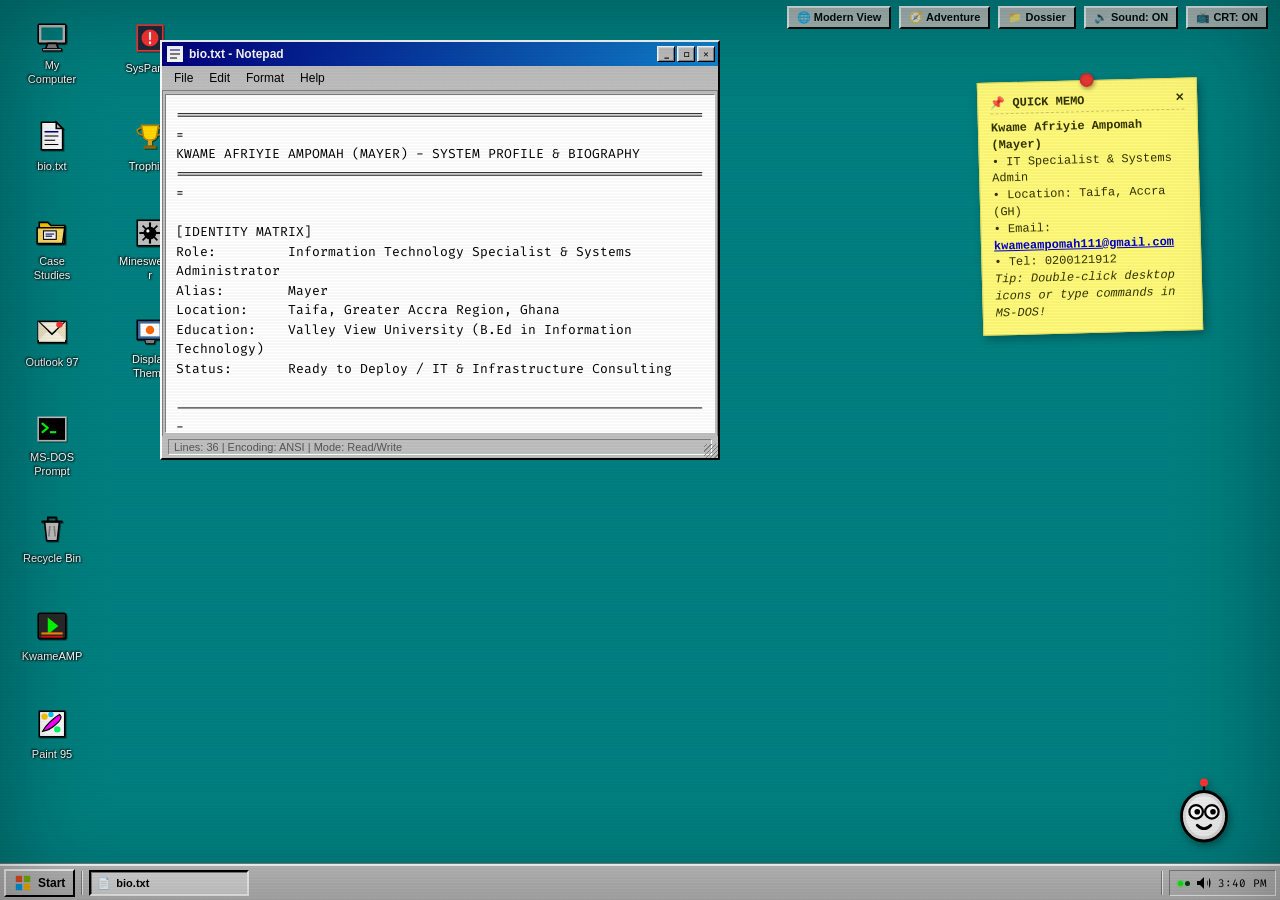
<file: desktop.html>
<!DOCTYPE html>
<html lang="en">
<head>
  <meta charset="UTF-8" />
  <meta name="viewport" content="width=device-width, initial-scale=1.0" />
  <title>Kwame OS 95 - Virtual Desktop & Portfolio</title>
  <meta name="description" content="A nostalgic Windows 95 / Sci-Fi Virtual Desktop OS Simulator showcasing the engineering portfolio of Kwame Afriyie Ampomah (Mayer)." />
  <link rel="preconnect" href="https://fonts.googleapis.com" />
  <link rel="preconnect" href="https://fonts.gstatic.com" crossorigin />
  <link href="https://fonts.googleapis.com/css2?family=Fira+Code:wght@400;600;700&display=swap" rel="stylesheet" />
  <link rel="stylesheet" href="desktop.css" />
</head>
<body class="theme-win95">

  <!-- CRT Scanlines & Screen Glass Effect -->
  <div class="crt-overlay" id="crt-overlay"></div>
  <div class="crt-vignette"></div>

  <!-- Screen Wrapper -->
  <div id="os-screen">

    <!-- Top Unobtrusive Quick Switcher / Portfolio Hub -->
    <header class="os-topbar-hud">
      <a href="index.html" class="hud-chip">🌐 Modern View</a>
      <a href="adventure.html" class="hud-chip">🧭 Adventure</a>
      <a href="mystery.html" class="hud-chip">📁 Dossier</a>
      <button class="hud-chip" id="btn-toggle-sound">🔊 Sound: ON</button>
      <button class="hud-chip" id="btn-toggle-crt">📺 CRT: ON</button>
    </header>

    <!-- Desktop Area -->
    <main id="desktop">
      
      <!-- Selection Bounding Box -->
      <div id="selection-box"></div>

      <!-- Desktop Icons Container -->
      <div class="desktop-icons" id="desktop-icons">
        
        <!-- My Computer -->
        <div class="desktop-icon" data-app="cpanel" id="icon-mycomputer">
          <div class="icon-img-box">
            <svg viewBox="0 0 32 32" fill="none">
              <rect x="3" y="4" width="26" height="18" rx="1" fill="#c0c0c0" stroke="#000" stroke-width="1.5"/>
              <rect x="6" y="7" width="20" height="12" fill="#008080"/>
              <path d="M12 22 L10 27 L22 27 L20 22 Z" fill="#808080" stroke="#000" stroke-width="1.5"/>
              <rect x="7" y="27" width="18" height="2" fill="#dfdfdf" stroke="#000" stroke-width="1"/>
            </svg>
          </div>
          <span class="icon-label">My Computer</span>
        </div>

        <!-- bio.txt / Readme -->
        <div class="desktop-icon" data-app="notepad" id="icon-bio">
          <div class="icon-img-box">
            <svg viewBox="0 0 32 32" fill="none">
              <path d="M6 3 L20 3 L26 9 L26 29 L6 29 Z" fill="#ffffff" stroke="#000" stroke-width="1.5"/>
              <path d="M20 3 L20 9 L26 9 Z" fill="#c0c0c0" stroke="#000" stroke-width="1.5"/>
              <line x1="9" y1="12" x2="22" y2="12" stroke="#000080" stroke-width="1.5"/>
              <line x1="9" y1="16" x2="22" y2="16" stroke="#000" stroke-width="1"/>
              <line x1="9" y1="20" x2="19" y2="20" stroke="#000" stroke-width="1"/>
              <line x1="9" y1="24" x2="22" y2="24" stroke="#000" stroke-width="1"/>
            </svg>
          </div>
          <span class="icon-label">bio.txt</span>
        </div>

        <!-- Portfolio Case Studies Folder -->
        <div class="desktop-icon" data-app="explorer" id="icon-portfolio">
          <div class="icon-img-box">
            <svg viewBox="0 0 32 32" fill="none">
              <path d="M4 6 L12 6 L15 9 L28 9 L28 26 L4 26 Z" fill="#ffcc00" stroke="#000" stroke-width="1.5"/>
              <path d="M2 11 L28 11 L26 26 L2 26 Z" fill="#ffe066" stroke="#000" stroke-width="1.5"/>
              <rect x="8" y="14" width="12" height="8" fill="#fff" stroke="#000" stroke-width="1"/>
              <line x1="10" y1="17" x2="18" y2="17" stroke="#000080"/>
              <line x1="10" y1="19" x2="16" y2="19" stroke="#000"/>
            </svg>
          </div>
          <span class="icon-label">Case Studies</span>
        </div>

        <!-- Mail Client / Outlook 97 -->
        <div class="desktop-icon" data-app="mail" id="icon-mail">
          <div class="icon-img-box">
            <svg viewBox="0 0 32 32" fill="none">
              <rect x="3" y="6" width="26" height="20" fill="#fffae6" stroke="#000" stroke-width="1.5"/>
              <polyline points="3,6 16,18 29,6" stroke="#000" stroke-width="1.5" fill="none"/>
              <polygon points="12,15 3,24 3,6" fill="#f0e6c8"/>
              <polygon points="20,15 29,24 29,6" fill="#f0e6c8"/>
              <circle cx="23" cy="9" r="3" fill="#ff3333"/>
            </svg>
          </div>
          <span class="icon-label">Outlook 97</span>
        </div>

        <!-- MS-DOS Prompt / Terminal -->
        <div class="desktop-icon" data-app="terminal" id="icon-terminal">
          <div class="icon-img-box">
            <svg viewBox="0 0 32 32" fill="none">
              <rect x="3" y="5" width="26" height="22" fill="#000" stroke="#c0c0c0" stroke-width="1.5"/>
              <path d="M7 11 L12 15 L7 19" stroke="#00ff00" stroke-width="2" stroke-linecap="round" stroke-linejoin="round"/>
              <line x1="14" y1="19" x2="20" y2="19" stroke="#00ff00" stroke-width="2"/>
            </svg>
          </div>
          <span class="icon-label">MS-DOS Prompt</span>
        </div>

        <!-- Recycle Bin (Funny Rejected Ideas) -->
        <div class="desktop-icon" data-app="trash" id="icon-trash">
          <div class="icon-img-box">
            <svg viewBox="0 0 32 32" fill="none">
              <path d="M9 10 L23 10 L21 28 L11 28 Z" fill="#c0c0c0" stroke="#000" stroke-width="1.5"/>
              <line x1="6" y1="10" x2="26" y2="10" stroke="#000" stroke-width="2"/>
              <path d="M12 10 L12 6 L20 6 L20 10" stroke="#000" stroke-width="1.5" fill="none"/>
              <line x1="14" y1="14" x2="13" y2="24" stroke="#808080" stroke-width="1.5"/>
              <line x1="18" y1="14" x2="19" y2="24" stroke="#808080" stroke-width="1.5"/>
            </svg>
          </div>
          <span class="icon-label">Recycle Bin</span>
        </div>

        <!-- KwameAMP Winamp Music Player -->
        <div class="desktop-icon" data-app="kwameamp" id="icon-kwameamp">
          <div class="icon-img-box">
            <svg viewBox="0 0 32 32" fill="none">
              <rect x="3" y="4" width="26" height="24" rx="2" fill="#292929" stroke="#000" stroke-width="1.5"/>
              <path d="M12 8 L22 16 L12 24 Z" fill="#00ff00"/>
              <line x1="6" y1="23" x2="26" y2="23" stroke="#ff8800" stroke-width="2"/>
              <line x1="6" y1="26" x2="26" y2="26" stroke="#ff0000" stroke-width="1.5"/>
            </svg>
          </div>
          <span class="icon-label">KwameAMP</span>
        </div>

        <!-- MS Paint 95 -->
        <div class="desktop-icon" data-app="paint" id="icon-paint">
          <div class="icon-img-box">
            <svg viewBox="0 0 32 32" fill="none">
              <rect x="4" y="4" width="24" height="24" fill="#fff" stroke="#000" stroke-width="1.5"/>
              <path d="M7 23 C10 17 18 10 23 7 C26 9 24 13 20 16 C17 19 13 22 7 23 Z" fill="#ff00ff" stroke="#000"/>
              <circle cx="9" cy="9" r="3" fill="#ffcc00"/>
              <circle cx="15" cy="7" r="2.5" fill="#00ccff"/>
              <circle cx="21" cy="21" r="3" fill="#00ff66"/>
            </svg>
          </div>
          <span class="icon-label">Paint 95</span>
        </div>

        <!-- SysAdmin Panic Mini-Game -->
        <div class="desktop-icon" data-app="syspanic" id="icon-syspanic">
          <div class="icon-img-box">
            <svg viewBox="0 0 32 32" fill="none">
              <rect x="4" y="4" width="24" height="24" fill="#1e293b" stroke="#ff3333" stroke-width="1.5"/>
              <circle cx="16" cy="16" r="8" fill="#ff3333"/>
              <path d="M16 11 L16 17 M16 20 L16 21" stroke="#fff" stroke-width="2" stroke-linecap="round"/>
            </svg>
          </div>
          <span class="icon-label">SysPanic!</span>
        </div>

        <!-- Trophy Case / Achievements -->
        <div class="desktop-icon" data-app="trophies" id="icon-trophies">
          <div class="icon-img-box">
            <svg viewBox="0 0 32 32" fill="none">
              <path d="M8 6 L24 6 L22 17 C20 21 12 21 10 17 Z" fill="#ffd700" stroke="#b8860b" stroke-width="1.5"/>
              <path d="M8 8 L4 10 C4 14 7 15 10 15" stroke="#b8860b" stroke-width="1.5" fill="none"/>
              <path d="M24 8 L28 10 C28 14 25 15 22 15" stroke="#b8860b" stroke-width="1.5" fill="none"/>
              <rect x="14" y="20" width="4" height="5" fill="#daa520"/>
              <rect x="10" y="25" width="12" height="3" fill="#8b6508"/>
            </svg>
          </div>
          <span class="icon-label">Trophies</span>
        </div>

        <!-- Minesweeper Mini-Game -->
        <div class="desktop-icon" data-app="minesweeper" id="icon-minesweeper">
          <div class="icon-img-box">
            <svg viewBox="0 0 32 32" fill="none">
              <rect x="4" y="4" width="24" height="24" fill="#c0c0c0" stroke="#000" stroke-width="1.5"/>
              <circle cx="16" cy="16" r="6" fill="#000"/>
              <line x1="16" y1="6" x2="16" y2="26" stroke="#000" stroke-width="2"/>
              <line x1="6" y1="16" x2="26" y2="16" stroke="#000" stroke-width="2"/>
              <line x1="9" y1="9" x2="23" y2="23" stroke="#000" stroke-width="1.5"/>
              <line x1="23" y1="9" x2="9" y2="23" stroke="#000" stroke-width="1.5"/>
              <circle cx="14" cy="14" r="1.5" fill="#fff"/>
            </svg>
          </div>
          <span class="icon-label">Minesweeper</span>
        </div>

        <!-- Display Properties / Control Panel -->
        <div class="desktop-icon" data-app="cpanel" id="icon-cpanel">
          <div class="icon-img-box">
            <svg viewBox="0 0 32 32" fill="none">
              <rect x="4" y="6" width="24" height="18" fill="#3a6ea5" stroke="#000" stroke-width="1.5"/>
              <rect x="7" y="9" width="18" height="12" fill="#fff"/>
              <circle cx="16" cy="15" r="4" fill="#ff6600"/>
              <path d="M11 24 L21 24 L20 28 L12 28 Z" fill="#808080" stroke="#000" stroke-width="1"/>
            </svg>
          </div>
          <span class="icon-label">Display Theme</span>
        </div>

      </div>

      <!-- Sticky Notes on Desk -->
      <div class="sticky-note" id="sticky-1" style="top: 80px; right: 80px;">
        <div class="sticky-pin"></div>
        <div class="sticky-title">
          <span>📌 QUICK MEMO</span>
          <span class="sticky-close" onclick="this.parentElement.parentElement.style.display='none'">✕</span>
        </div>
        <div class="sticky-body" contenteditable="true">
          <strong>Kwame Afriyie Ampomah (Mayer)</strong><br />
          • IT Specialist & Systems Admin<br />
          • Location: Taifa, Accra (GH)<br />
          • Email: <a href="mailto:kwameampomah111@gmail.com">kwameampomah111@gmail.com</a><br />
          • Tel: 0200121912<br />
          <em>Tip: Double-click desktop icons or type commands in MS-DOS!</em>
        </div>
      </div>

      <!-- ==========================================================================
           WINDOWS CONTAINER
           ========================================================================== -->

      <!-- 1. NOTEPAD WINDOW (bio.txt) -->
      <div class="os-window active" id="win-notepad" style="top: 40px; left: 160px; width: 560px; height: 420px;">
        <div class="window-titlebar">
          <div class="titlebar-left">
            <svg class="titlebar-icon" viewBox="0 0 16 16"><rect width="16" height="16" fill="#fff"/><line x1="3" y1="4" x2="13" y2="4" stroke="#000080"/><line x1="3" y1="8" x2="13" y2="8" stroke="#000"/><line x1="3" y1="12" x2="10" y2="12" stroke="#000"/></svg>
            <span class="titlebar-title">bio.txt - Notepad</span>
          </div>
          <div class="titlebar-controls">
            <button class="win-btn win-minimize" title="Minimize">_</button>
            <button class="win-btn win-maximize" title="Maximize">□</button>
            <button class="win-btn win-close" title="Close">✕</button>
          </div>
        </div>
        <div class="window-menubar">
          <span class="menu-item" onclick="appManager.saveNotepad()">File</span>
          <span class="menu-item" onclick="appManager.copyNotepad()">Edit</span>
          <span class="menu-item">Format</span>
          <span class="menu-item" onclick="appManager.showNotepadAbout()">Help</span>
        </div>
        <div class="window-body">
          <textarea class="notepad-editor" id="notepad-text" spellcheck="false">===================================================================
KWAME AFRIYIE AMPOMAH (MAYER) - SYSTEM PROFILE & BIOGRAPHY
===================================================================

[IDENTITY MATRIX]
Role:         Information Technology Specialist & Systems Administrator
Alias:        Mayer
Location:     Taifa, Greater Accra Region, Ghana
Education:    Valley View University (B.Ed in Information Technology)
Status:       Ready to Deploy / IT & Infrastructure Consulting

-------------------------------------------------------------------
[PROFESSIONAL SUMMARY]
Hands-on IT Specialist bridging the gap between web systems 
administration, low-level hardware/storage recovery, and secure 
networking infrastructure. 

Proven ability to diagnose hybrid BIOS Optane storage anomalies, 
recover macOS Internet partitions with expired SSL certs, 
configure LAN-to-LAN access point routing, and manage high-traffic 
content platforms (Wasscely, KEY WATCH GHANA).

-------------------------------------------------------------------
[TECHNICAL STACK & CORE COMPETENCIES]
• Web & Systems:   WordPress, Git/GitHub, Apache/Nginx Caching, Wasscely
• Diagnostics:     Intel Optane H20, GPT Partitioning, Diskpart, Ventoy
• Networking:      LAN-to-LAN Bridging, TP-Link Archer MR200, Subnets, DHCP
• OS Environments: Windows 11 (OOBE/MOK), Linux Shell, macOS Monterey
• Hardware/Mods:   PS3 Custom Firmware (CFW), SSD Migrations, Thermal Mgt
• Scripting/Logic: Python, Flowgorithm, Bash/CLI, PowerShell

-------------------------------------------------------------------
[CONTACT CHANNELS]
Email:    kwameampomah111@gmail.com
Phone:    0200121912
GitHub:   https://github.com/kwameampomah
LinkedIn: https://www.linkedin.com/in/kwame-ampomah-10175931b

"Computers are like air conditioning: they become useless when you open Windows... unless you know how to configure the kernel."
===================================================================</textarea>
        </div>
        <div class="window-statusbar">
          <div class="status-pane" id="notepad-status">Lines: 36 | Encoding: ANSI | Mode: Read/Write</div>
        </div>
        <div class="window-resizer"></div>
      </div>

      <!-- 2. FILE EXPLORER WINDOW (Case Studies / Portfolio) -->
      <div class="os-window" id="win-explorer" style="top: 80px; left: 240px; width: 640px; height: 420px; display: none;">
        <div class="window-titlebar">
          <div class="titlebar-left">
            <svg class="titlebar-icon" viewBox="0 0 16 16"><path d="M2 3 L6 3 L8 5 L14 5 L14 13 L2 13 Z" fill="#ffcc00" stroke="#000"/></svg>
            <span class="titlebar-title">C:\Kwame\Portfolio_Projects</span>
          </div>
          <div class="titlebar-controls">
            <button class="win-btn win-minimize">_</button>
            <button class="win-btn win-maximize">□</button>
            <button class="win-btn win-close">✕</button>
          </div>
        </div>
        <div class="window-menubar">
          <span class="menu-item">File</span>
          <span class="menu-item">Edit</span>
          <span class="menu-item">View</span>
          <span class="menu-item">Help</span>
        </div>
        <div class="explorer-toolbar">
          <button class="mail-btn" onclick="appManager.explorerUp()">⬆ Up</button>
          <div class="explorer-address">
            <span>Address:</span>
            <input type="text" class="address-box" value="C:\Kwame\Portfolio_Projects" readonly />
          </div>
        </div>
        <div class="window-body">
          <div class="explorer-content">
            <div class="explorer-tree">
              <div class="tree-item active">📁 Projects (6)</div>
              <div class="tree-item" onclick="appManager.openApp('notepad')">📄 bio.txt</div>
              <div class="tree-item" onclick="appManager.openApp('trash')">🗑️ Recycle Bin</div>
              <div class="tree-item" onclick="appManager.openApp('mail')">✉️ Mailbox</div>
            </div>
            <div class="explorer-grid" id="explorer-items-list">
              <!-- Dynamically populated / styled project items -->
            </div>
          </div>
        </div>
        <div class="window-statusbar">
          <div class="status-pane" id="explorer-status">6 object(s) | 2.40 MB | Local Disk (C:)</div>
        </div>
        <div class="window-resizer"></div>
      </div>

      <!-- 3. PROJECT DOSSIER / IMAGE VIEWER WINDOW -->
      <div class="os-window" id="win-viewer" style="top: 100px; left: 320px; width: 580px; height: 440px; display: none;">
        <div class="window-titlebar">
          <div class="titlebar-left">
            <svg class="titlebar-icon" viewBox="0 0 16 16"><rect width="16" height="16" fill="#38bdf8"/><circle cx="8" cy="8" r="4" fill="#fff"/></svg>
            <span class="titlebar-title" id="viewer-title">Case Study Viewer</span>
          </div>
          <div class="titlebar-controls">
            <button class="win-btn win-minimize">_</button>
            <button class="win-btn win-maximize">□</button>
            <button class="win-btn win-close">✕</button>
          </div>
        </div>
        <div class="window-body" id="viewer-content">
          <!-- Dynamically populated case study content -->
        </div>
        <div class="window-statusbar">
          <div class="status-pane">Status: Verified Deployment & Analysis Complete</div>
        </div>
        <div class="window-resizer"></div>
      </div>

      <!-- 4. MAIL CLIENT WINDOW (Outlook 97) -->
      <div class="os-window" id="win-mail" style="top: 70px; left: 200px; width: 620px; height: 430px; display: none;">
        <div class="window-titlebar">
          <div class="titlebar-left">
            <svg class="titlebar-icon" viewBox="0 0 16 16"><rect width="16" height="12" y="2" fill="#fff" stroke="#000"/><polyline points="0,2 8,9 16,2" stroke="#000"/></svg>
            <span class="titlebar-title">Outlook 97 - [Inbox / Contact Kwame]</span>
          </div>
          <div class="titlebar-controls">
            <button class="win-btn win-minimize">_</button>
            <button class="win-btn win-maximize">□</button>
            <button class="win-btn win-close">✕</button>
          </div>
        </div>
        <div class="mail-toolbar">
          <button class="mail-btn" id="btn-mail-compose" onclick="appManager.showMailCompose()">✏️ New Message</button>
          <button class="mail-btn" onclick="appManager.showMailInbox()">📥 Inbox (3)</button>
          <button class="mail-btn" onclick="appManager.copyContactEmail()">📋 Copy Email</button>
        </div>
        <div class="window-body">
          <div class="mail-layout" id="mail-view-inbox">
            <div class="mail-split">
              <div class="mail-inbox-list" id="mail-inbox-items">
                <!-- Inbox Items -->
              </div>
              <div class="mail-viewer" id="mail-viewer-body">
                <!-- Selected Mail Content -->
              </div>
            </div>
          </div>
          <div class="mail-compose-box" id="mail-view-compose" style="display: none;">
            <div class="mail-meta-row">
              <span class="mail-meta-label">To:</span>
              <input type="text" class="compose-input" value="kwameampomah111@gmail.com (Kwame Afriyie Ampomah)" readonly />
            </div>
            <div class="mail-meta-row">
              <span class="mail-meta-label">Subject:</span>
              <input type="text" class="compose-input" id="compose-subject" placeholder="Project Inquiry / Job Opportunity / Hello Kwame" />
            </div>
            <textarea class="compose-input compose-textarea" id="compose-message" placeholder="Hi Kwame, I checked out your Virtual Desktop portfolio and would love to connect regarding..."></textarea>
            <div style="display: flex; gap: 8px; justify-content: flex-end;">
              <button class="mail-btn" onclick="appManager.sendMailForm()">📨 Send Transmission (Mailto)</button>
              <button class="mail-btn" onclick="appManager.showMailInbox()">Cancel</button>
            </div>
          </div>
        </div>
        <div class="window-statusbar">
          <div class="status-pane">Account: kwameampomah111@gmail.com | Phone: 0200121912 | Connected</div>
        </div>
        <div class="window-resizer"></div>
      </div>

      <!-- 5. RECYCLE BIN WINDOW (Funny Rejected Ideas) -->
      <div class="os-window" id="win-trash" style="top: 120px; left: 260px; width: 560px; height: 380px; display: none;">
        <div class="window-titlebar">
          <div class="titlebar-left">
            <svg class="titlebar-icon" viewBox="0 0 16 16"><path d="M4 4 L12 4 L11 14 L5 14 Z" fill="#808080" stroke="#000"/></svg>
            <span class="titlebar-title">Recycle Bin - [Funny Rejected Ideas]</span>
          </div>
          <div class="titlebar-controls">
            <button class="win-btn win-minimize">_</button>
            <button class="win-btn win-maximize">□</button>
            <button class="win-btn win-close">✕</button>
          </div>
        </div>
        <div class="mail-toolbar">
          <button class="mail-btn" onclick="appManager.emptyTrash()">🗑️ Empty Recycle Bin</button>
          <button class="mail-btn" onclick="appManager.restoreTrash()">♻️ Restore Ideas</button>
        </div>
        <div class="window-body">
          <div class="trash-grid" id="trash-container">
            <table class="trash-table">
              <thead>
                <tr>
                  <th>File Name</th>
                  <th>Original Location</th>
                  <th>Date Deleted</th>
                  <th>Size</th>
                </tr>
              </thead>
              <tbody id="trash-table-body">
                <!-- Rejected ideas listed here -->
              </tbody>
            </table>
          </div>
        </div>
        <div class="window-statusbar">
          <div class="status-pane" id="trash-status">6 item(s) selected | Rejected for safety reasons</div>
        </div>
        <div class="window-resizer"></div>
      </div>

      <!-- 6. MS-DOS / TERMINAL WINDOW -->
      <div class="os-window" id="win-terminal" style="top: 60px; left: 180px; width: 620px; height: 390px; display: none;">
        <div class="window-titlebar">
          <div class="titlebar-left">
            <svg class="titlebar-icon" viewBox="0 0 16 16"><rect width="16" height="16" fill="#000"/><text x="2" y="12" fill="#0f0" font-size="10" font-family="monospace">&gt;_</text></svg>
            <span class="titlebar-title">MS-DOS Prompt - Kwame OS</span>
          </div>
          <div class="titlebar-controls">
            <button class="win-btn win-minimize">_</button>
            <button class="win-btn win-maximize">□</button>
            <button class="win-btn win-close">✕</button>
          </div>
        </div>
        <div class="window-body terminal-window-body" id="term-container">
          <div class="term-output-area" id="term-output">
Kwame OS 95 [Version 4.00.950]
(C) Copyright Microsoft Corp / Kwame Afriyie Ampomah 1995-2026.

Type "HELP" for available system commands.
          </div>
          <div class="term-input-row">
            <span class="term-prompt-txt">C:\KWAME&gt;</span>
            <input type="text" class="term-input" id="term-input" autocomplete="off" autofocus />
          </div>
        </div>
        <div class="window-statusbar">
          <div class="status-pane">Terminal Ready | Type 'help' or 'matrix'</div>
        </div>
        <div class="window-resizer"></div>
      </div>

      <!-- 7. MINESWEEPER WINDOW -->
      <div class="os-window" id="win-minesweeper" style="top: 90px; left: 340px; width: 280px; height: 350px; display: none;">
        <div class="window-titlebar">
          <div class="titlebar-left">
            <svg class="titlebar-icon" viewBox="0 0 16 16"><circle cx="8" cy="8" r="5" fill="#000"/><line x1="8" y1="2" x2="8" y2="14" stroke="#000"/></svg>
            <span class="titlebar-title">Minesweeper</span>
          </div>
          <div class="titlebar-controls">
            <button class="win-btn win-minimize">_</button>
            <button class="win-btn win-close">✕</button>
          </div>
        </div>
        <div class="window-menubar">
          <span class="menu-item" onclick="minesweeper.init()">Game</span>
          <span class="menu-item" onclick="minesweeper.init()">Restart</span>
        </div>
        <div class="window-body" style="display:flex; justify-content:center; align-items:center; background:#c0c0c0;">
          <div class="minesweeper-app">
            <div class="minesweeper-header">
              <div class="mine-digit-display" id="mine-flags-left">010</div>
              <button class="mine-face-btn" id="mine-reset-btn" onclick="minesweeper.init()">🙂</button>
              <div class="mine-digit-display" id="mine-timer">000</div>
            </div>
            <div class="mine-grid" id="mine-grid">
              <!-- 9x9 Minefield cells -->
            </div>
          </div>
        </div>
        <div class="window-statusbar">
          <div class="status-pane">Right-click to flag, left-click to clear</div>
        </div>
      </div>

      <!-- 8. DISPLAY PROPERTIES / THEME CONTROL PANEL -->
      <div class="os-window" id="win-cpanel" style="top: 110px; left: 220px; width: 440px; height: 360px; display: none;">
        <div class="window-titlebar">
          <div class="titlebar-left">
            <svg class="titlebar-icon" viewBox="0 0 16 16"><rect width="16" height="12" fill="#3a6ea5"/><circle cx="8" cy="6" r="3" fill="#ff6600"/></svg>
            <span class="titlebar-title">Display Properties</span>
          </div>
          <div class="titlebar-controls">
            <button class="win-btn win-minimize">_</button>
            <button class="win-btn win-close">✕</button>
          </div>
        </div>
        <div class="window-body">
          <div class="cpanel-container">
            <div class="cpanel-row">
              <div>
                <div class="cpanel-label">Visual Theme Scheme:</div>
                <small style="color:var(--os-text-muted);">Choose your operating system aesthetic</small>
              </div>
              <select class="cpanel-select" id="theme-selector" onchange="appManager.setTheme(this.value)">
                <option value="theme-win95">Windows 95 Classic (Teal)</option>
                <option value="theme-scifi">Cyber Sci-Fi Terminal (Neon)</option>
                <option value="theme-mac">Classic Mac System 7 (Platinum)</option>
                <option value="theme-desk">Messy Creative Desk (Wood/Notes)</option>
              </select>
            </div>
            <div class="cpanel-row">
              <div>
                <div class="cpanel-label">CRT Scanline Filter:</div>
                <small style="color:var(--os-text-muted);">Simulate authentic 90s cathode ray tube flicker</small>
              </div>
              <button class="mail-btn" onclick="appManager.toggleCRT()">Toggle Scanlines</button>
            </div>
            <div class="cpanel-row">
              <div>
                <div class="cpanel-label">Synthesizer Sound Effects:</div>
                <small style="color:var(--os-text-muted);">Web Audio API chimes, clicks, & floppy noise</small>
              </div>
              <button class="mail-btn" onclick="appManager.toggleSound()">Toggle Sound</button>
            </div>
            <div class="cpanel-row">
              <div>
                <div class="cpanel-label">Trigger System Diagnostics:</div>
                <small style="color:var(--os-text-muted);">Simulate legendary crash screen</small>
              </div>
              <button class="mail-btn" onclick="appManager.triggerBSOD()">Simulate BSOD</button>
            </div>
          </div>
        </div>
        <div class="window-statusbar">
          <div class="status-pane">Display: 1024x768 | 256 Colors | VGA Compatible</div>
        </div>
      </div>

      <!-- 9. KWAMEAMP WINAMP 2.X MUSIC PLAYER -->
      <div class="os-window" id="win-kwameamp" style="top: 70px; left: 380px; width: 330px; height: 350px; display: none;">
        <div class="window-titlebar">
          <div class="titlebar-left">
            <svg class="titlebar-icon" viewBox="0 0 16 16"><rect width="16" height="16" fill="#000"/><path d="M5 3 L12 8 L5 13 Z" fill="#0f0"/></svg>
            <span class="titlebar-title">KwameAMP v2.91 - Chiptune & Synth</span>
          </div>
          <div class="titlebar-controls">
            <button class="win-btn win-minimize">_</button>
            <button class="win-btn win-close">✕</button>
          </div>
        </div>
        <div class="window-body" style="background:#292929; padding:0; overflow:hidden;">
          <div class="winamp-main">
            <div class="winamp-display">
              <div class="winamp-top-row">
                <span class="winamp-kbps">128 KBPS / 44.1 KHZ</span>
                <span class="winamp-time" id="amp-time">00:00</span>
              </div>
              <div class="winamp-track-marquee" id="amp-marquee">1. Kwame Afriyie - 8-Bit Taifa Groove [01:45] ***</div>
              <canvas class="winamp-visualizer-canvas" id="amp-visualizer" width="300" height="48"></canvas>
            </div>
            <div class="winamp-controls-row">
              <div style="display: flex; gap: 2px;">
                <button class="winamp-btn" id="amp-prev" title="Previous Track">|&lt;&lt;</button>
                <button class="winamp-btn" id="amp-play" title="Play">▶</button>
                <button class="winamp-btn" id="amp-pause" title="Pause">❚❚</button>
                <button class="winamp-btn" id="amp-stop" title="Stop">■</button>
                <button class="winamp-btn" id="amp-next" title="Next Track">&gt;&gt;|</button>
              </div>
              <div class="winamp-slider-group">
                <span>VOL</span>
                <input type="range" class="winamp-slider" id="amp-volume" min="0" max="100" value="75" />
              </div>
            </div>
            <div class="winamp-playlist" id="amp-playlist">
              <div class="winamp-pl-item active" data-index="0">1. 8-Bit Taifa Groove (Chiptune)</div>
              <div class="winamp-pl-item" data-index="1">2. Cyber Optane Drift (Synthwave)</div>
              <div class="winamp-pl-item" data-index="2">3. SysAdmin Midnight Coffee (Lo-Fi)</div>
            </div>
          </div>
        </div>
        <div class="window-statusbar">
          <div class="status-pane">WINAMP AUDIO ENGINE: SYNTH ACTIVE</div>
        </div>
      </div>

      <!-- 10. MS PAINT 95 -->
      <div class="os-window" id="win-paint" style="top: 50px; left: 140px; width: 660px; height: 460px; display: none;">
        <div class="window-titlebar">
          <div class="titlebar-left">
            <svg class="titlebar-icon" viewBox="0 0 16 16"><path d="M2 14 C4 10 10 6 14 2 C16 4 14 8 10 11 C8 13 4 14 2 14 Z" fill="#ff00ff"/><circle cx="5" cy="5" r="2" fill="#ffcc00"/></svg>
            <span class="titlebar-title">untitled - Paint 95</span>
          </div>
          <div class="titlebar-controls">
            <button class="win-btn win-minimize">_</button>
            <button class="win-btn win-maximize">□</button>
            <button class="win-btn win-close">✕</button>
          </div>
        </div>
        <div class="window-menubar">
          <span class="menu-item" onclick="paintApp.downloadCanvas()">Save As PNG</span>
          <span class="menu-item" onclick="paintApp.clearCanvas()">Clear</span>
          <span class="menu-item" onclick="appManager.showToast('Tip: Use spray can or fill bucket to doodle!')">Help</span>
        </div>
        <div class="window-body" style="background:#c0c0c0; padding:0; overflow:hidden;">
          <div class="paint-layout">
            <div class="paint-tools-sidebar">
              <div class="paint-tools-grid">
                <button class="paint-tool-btn active" data-tool="pencil" title="Pencil">✏️</button>
                <button class="paint-tool-btn" data-tool="brush" title="Brush">🖌️</button>
                <button class="paint-tool-btn" data-tool="spray" title="Airbrush / Spray Can">💨</button>
                <button class="paint-tool-btn" data-tool="eraser" title="Eraser">🧹</button>
                <button class="paint-tool-btn" data-tool="bucket" title="Fill Bucket">🪣</button>
                <button class="paint-tool-btn" data-tool="line" title="Straight Line">📏</button>
              </div>
              <div class="paint-stroke-picker">
                <div class="paint-size-option" data-size="1"><div class="paint-size-dot" style="width:2px; height:2px;"></div></div>
                <div class="paint-size-option active" data-size="3"><div class="paint-size-dot" style="width:4px; height:4px;"></div></div>
                <div class="paint-size-option" data-size="6"><div class="paint-size-dot" style="width:7px; height:7px;"></div></div>
                <div class="paint-size-option" data-size="12"><div class="paint-size-dot" style="width:11px; height:11px;"></div></div>
              </div>
            </div>
            <div class="paint-workspace">
              <div class="paint-canvas-container">
                <canvas id="paint-canvas" width="540" height="320"></canvas>
              </div>
              <div class="paint-palette-bar">
                <div class="paint-current-colors">
                  <div id="paint-selected-color"></div>
                </div>
                <div class="paint-color-swatches" id="paint-swatches">
                  <!-- 16 classic palette colors injected via JS -->
                </div>
                <button class="mail-btn" onclick="paintApp.downloadCanvas()" style="margin-left:auto;">💾 Save PNG</button>
              </div>
            </div>
          </div>
        </div>
        <div class="window-statusbar">
          <div class="status-pane" id="paint-status">Canvas: 540x320 | Tool: Pencil</div>
        </div>
        <div class="window-resizer"></div>
      </div>

      <!-- 11. SYSADMIN PANIC! MICRO-GAME -->
      <div class="os-window" id="win-syspanic" style="top: 60px; left: 240px; width: 620px; height: 440px; display: none;">
        <div class="window-titlebar">
          <div class="titlebar-left">
            <svg class="titlebar-icon" viewBox="0 0 16 16"><circle cx="8" cy="8" r="7" fill="#ff3333"/><text x="6" y="12" fill="#fff" font-weight="bold">!</text></svg>
            <span class="titlebar-title">🚨 SysAdmin Panic! - Data Center Crisis</span>
          </div>
          <div class="titlebar-controls">
            <button class="win-btn win-minimize">_</button>
            <button class="win-btn win-close">✕</button>
          </div>
        </div>
        <div class="window-body" style="background:#10141e; padding:0; overflow:hidden;">
          <div class="syspanic-arena">
            <div class="syspanic-hud">
              <div>TIME: <span id="panic-timer" style="color:#00ffcc; font-size:16px;">60s</span></div>
              <div class="syspanic-meter-wrap">
                <span>UPTIME:</span>
                <div class="syspanic-bar-bg">
                  <div class="syspanic-bar-fill" id="panic-uptime-bar"></div>
                </div>
                <span id="panic-uptime-val" style="color:#00ff66;">100%</span>
              </div>
              <div>RESOLVED: <span id="panic-score" style="color:#ffd700; font-size:16px;">0</span></div>
            </div>
            <div class="syspanic-field" id="panic-field">
              <!-- Server racks & incident popups dynamically spawn here -->
            </div>
            <div class="syspanic-overlay" id="panic-overlay">
              <h2 style="color:#ffd700; font-size:20px;">🚨 DATA CENTER CRISIS SIMULATOR</h2>
              <p style="max-width:380px; font-size:12px; color:#ddd; line-height:1.4;">
                Server racks are overheating, DNS tables are failing, and patch cables are disconnecting! 
                Click on the critical incidents before uptime falls below 99.0%!
              </p>
              <button class="mail-btn" onclick="sysAdminGame.start()" style="font-size:14px; padding:6px 16px; background:#00aa44; color:#fff; border-color:#fff;">▶ START SHIFT (60s)</button>
            </div>
          </div>
        </div>
        <div class="window-statusbar">
          <div class="status-pane">MISSION: Keep Kwame Data Center at 99.999% Uptime</div>
        </div>
        <div class="window-resizer"></div>
      </div>

      <!-- 12. TROPHY CASE / ACHIEVEMENTS WINDOW -->
      <div class="os-window" id="win-trophies" style="top: 80px; left: 280px; width: 520px; height: 410px; display: none;">
        <div class="window-titlebar">
          <div class="titlebar-left">
            <svg class="titlebar-icon" viewBox="0 0 16 16"><path d="M4 2 L12 2 L11 9 C10 12 6 12 5 9 Z" fill="#ffd700"/></svg>
            <span class="titlebar-title">Hall of Fame - System Achievements</span>
          </div>
          <div class="titlebar-controls">
            <button class="win-btn win-minimize">_</button>
            <button class="win-btn win-close">✕</button>
          </div>
        </div>
        <div class="window-body">
          <div class="trophy-container">
            <div class="trophy-progress-card">
              <div>
                <strong>PORTFOLIO MASTERY</strong>
                <div style="font-size:11px; color:var(--os-text-muted);" id="trophy-count-label">0 of 10 Trophies Unlocked</div>
              </div>
              <div style="font-size:18px; font-weight:bold; color:#ffd700;" id="trophy-percent-label">0%</div>
            </div>
            <div class="trophy-grid" id="trophy-grid-display">
              <!-- Dynamically populated trophy badges -->
            </div>
          </div>
        </div>
        <div class="window-statusbar">
          <div class="status-pane">Tip: Explore all 4 modes & try the secret Konami Code!</div>
        </div>
        <div class="window-resizer"></div>
      </div>

    </main>

    <!-- Kwam-E (Animated Retro Desktop Assistant) -->
    <div id="kwam-e-container">
      <div class="kwame-bubble" id="kwame-bubble" style="display:none;">
        <span class="kwame-bubble-close" onclick="kwamE.hideBubble()">✕</span>
        <div id="kwame-bubble-text">Hi! I'm Kwam-E, your IT assistant. Click me for tech jokes or advice!</div>
      </div>
      <div class="kwame-avatar-box" id="kwame-avatar" onclick="kwamE.handleClick()">
        <svg viewBox="0 0 64 64" fill="none">
          <!-- Animated Retro Robo-Clip Body -->
          <ellipse cx="32" cy="34" rx="20" ry="22" fill="#d9d9d9" stroke="#000" stroke-width="2.5"/>
          <ellipse cx="32" cy="34" rx="16" ry="18" fill="#f0f0f0"/>
          <!-- Big Pixel Cartoon Eyes -->
          <circle cx="25" cy="30" r="6" fill="#fff" stroke="#000" stroke-width="2"/>
          <circle cx="39" cy="30" r="6" fill="#fff" stroke="#000" stroke-width="2"/>
          <circle cx="26" cy="30" r="2.5" fill="#000" id="kwame-eye-l"/>
          <circle cx="40" cy="30" r="2.5" fill="#000" id="kwame-eye-r"/>
          <!-- Smile -->
          <path d="M26 42 Q32 48 38 42" stroke="#000" stroke-width="2.5" stroke-linecap="round" fill="none" id="kwame-mouth"/>
          <!-- Antenna -->
          <line x1="32" y1="12" x2="32" y2="4" stroke="#000" stroke-width="2"/>
          <circle cx="32" cy="4" r="3.5" fill="#ff3333"/>
        </svg>
      </div>
    </div>

    <!-- Interactive Desk Props (Visible in Desk Theme) -->
    <div id="desk-props">
      <!-- Coffee Mug -->
      <div class="desk-prop" id="prop-coffee" onclick="appManager.sipCoffee()" title="Click to take a sip of SysAdmin Coffee">
        <svg viewBox="0 0 40 40">
          <ellipse cx="18" cy="10" rx="14" ry="5" fill="#6d4c41" stroke="#3e2723" stroke-width="1.5"/>
          <rect x="4" y="10" width="28" height="22" rx="3" fill="#8d6e63" stroke="#3e2723" stroke-width="1.5"/>
          <ellipse cx="18" cy="32" rx="14" ry="4" fill="#6d4c41" stroke="#3e2723" stroke-width="1.5"/>
          <path d="M32 14 C38 14 38 26 32 26" fill="none" stroke="#3e2723" stroke-width="3" stroke-linecap="round"/>
          <text x="11" y="24" font-size="7" font-weight="bold" fill="#fff">IT</text>
        </svg>
      </div>
      <!-- Desk Lamp -->
      <div class="desk-prop" id="prop-lamp" onclick="appManager.toggleLamp()" title="Pull chain to toggle desk illumination">
        <svg viewBox="0 0 50 70">
          <path d="M10 25 L40 25 L46 45 L4 45 Z" fill="#2e7d32" stroke="#1b5e20" stroke-width="2"/>
          <rect x="23" y="45" width="4" height="20" fill="#daa520"/>
          <ellipse cx="25" cy="65" rx="16" ry="4" fill="#b8860b"/>
          <line x1="36" y1="45" x2="36" y2="54" stroke="#ffeb3b" stroke-width="1.5"/>
          <circle cx="36" cy="55" r="2" fill="#ffd700"/>
        </svg>
      </div>
      <!-- Stress Ball -->
      <div class="desk-prop" id="prop-ball" onclick="appManager.bounceBall()" title="Click to bounce stress ball"></div>
    </div>

    <!-- Konami Celebration Confetti Canvas -->
    <canvas id="confetti-canvas"></canvas>

    <!-- Taskbar -->
    <footer id="taskbar">
      <!-- Start Button -->
      <button class="start-btn" id="btn-start" onclick="appManager.toggleStartMenu()">
        <svg class="start-logo" viewBox="0 0 20 20">
          <rect x="2" y="2" width="7" height="7" fill="#f25022"/>
          <rect x="11" y="2" width="7" height="7" fill="#7fba00"/>
          <rect x="2" y="11" width="7" height="7" fill="#00a4ef"/>
          <rect x="11" y="11" width="7" height="7" fill="#ffb900"/>
        </svg>
        <span>Start</span>
      </button>

      <div class="taskbar-divider"></div>

      <!-- Quick Launch Tasks -->
      <div class="taskbar-tasks" id="taskbar-tasks">
        <!-- Dynamically managed window tabs -->
      </div>

      <div class="taskbar-divider"></div>

      <!-- System Tray -->
      <div class="system-tray">
        <div class="tray-modem" title="Bandwidth Traffic: 200Mbps iKlick Active">
          <div class="modem-led blink-green" id="led-tx"></div>
          <div class="modem-led blink-yellow" id="led-rx"></div>
        </div>
        <svg class="tray-icon" viewBox="0 0 16 16" fill="currentColor" id="tray-sound-icon" onclick="appManager.toggleSound()" title="Audio Toggle">
          <path d="M8 2 L4 6 L1 6 L1 10 L4 10 L8 14 Z M11 5 C12 6.5 12 9.5 11 11 M13 3 C15 5.5 15 10.5 13 13"/>
        </svg>
        <span class="clock-display" id="clock-widget">12:00 PM</span>
      </div>
    </footer>

    <!-- Start Menu Popup -->
    <div id="start-menu">
      <div class="start-sidebar">
        <div class="start-sidebar-text">KWAME 95</div>
      </div>
      <div class="start-items">
        <div class="start-item" onclick="appManager.openApp('notepad')">
          <svg viewBox="0 0 16 16"><rect width="16" height="16" fill="#fff" stroke="#000"/><line x1="3" y1="4" x2="13" y2="4" stroke="#000080"/></svg>
          <span>bio.txt (About Me)</span>
        </div>
        <div class="start-item" onclick="appManager.openApp('explorer')">
          <svg viewBox="0 0 16 16"><path d="M2 3 L6 3 L8 5 L14 5 L14 13 L2 13 Z" fill="#ffcc00" stroke="#000"/></svg>
          <span>Case Studies Folder</span>
        </div>
        <div class="start-item" onclick="appManager.openApp('kwameamp')">
          <svg viewBox="0 0 16 16"><rect width="16" height="16" fill="#292929"/><path d="M5 3 L12 8 L5 13 Z" fill="#0f0"/></svg>
          <span>KwameAMP (Chiptune)</span>
        </div>
        <div class="start-item" onclick="appManager.openApp('paint')">
          <svg viewBox="0 0 16 16"><path d="M2 14 C4 10 10 6 14 2 C16 4 14 8 10 11 Z" fill="#f0f"/><circle cx="5" cy="5" r="2" fill="#ff0"/></svg>
          <span>Paint 95 (Doodle)</span>
        </div>
        <div class="start-item" onclick="appManager.openApp('syspanic')">
          <svg viewBox="0 0 16 16"><rect width="16" height="16" fill="#1e293b"/><circle cx="8" cy="8" r="6" fill="#f33"/></svg>
          <span>SysAdmin Panic! (Game)</span>
        </div>
        <div class="start-item" onclick="appManager.openApp('trophies')">
          <svg viewBox="0 0 16 16"><path d="M4 2 L12 2 L11 9 C10 12 6 12 5 9 Z" fill="#ffd700"/></svg>
          <span>Achievements & Trophies</span>
        </div>
        <div class="start-item" onclick="appManager.openApp('mail')">
          <svg viewBox="0 0 16 16"><rect width="16" height="12" y="2" fill="#fff" stroke="#000"/><polyline points="0,2 8,9 16,2" stroke="#000"/></svg>
          <span>Outlook 97 (Contact)</span>
        </div>
        <div class="start-item" onclick="appManager.openApp('terminal')">
          <svg viewBox="0 0 16 16"><rect width="16" height="16" fill="#000"/><text x="2" y="12" fill="#0f0" font-size="10" font-family="monospace">&gt;_</text></svg>
          <span>MS-DOS Prompt</span>
        </div>
        <div class="start-item" onclick="appManager.openApp('minesweeper')">
          <svg viewBox="0 0 16 16"><circle cx="8" cy="8" r="5" fill="#000"/></svg>
          <span>Minesweeper</span>
        </div>
        <div class="start-item" onclick="appManager.openApp('trash')">
          <svg viewBox="0 0 16 16"><path d="M4 4 L12 4 L11 14 L5 14 Z" fill="#808080" stroke="#000"/></svg>
          <span>Recycle Bin</span>
        </div>
        <div class="start-sep"></div>
        <div class="start-item" onclick="appManager.openApp('cpanel')">
          <svg viewBox="0 0 16 16"><rect width="16" height="12" fill="#3a6ea5"/><circle cx="8" cy="6" r="3" fill="#ff6600"/></svg>
          <span>Control Panel</span>
        </div>
        <a href="index.html" class="start-item">
          <svg viewBox="0 0 16 16"><circle cx="8" cy="8" r="7" fill="#38bdf8"/></svg>
          <span>Modern Portfolio View</span>
        </a>
        <div class="start-sep"></div>
        <div class="start-item" onclick="appManager.triggerShutDown()">
          <svg viewBox="0 0 16 16"><circle cx="8" cy="8" r="6" stroke="#ff3333" fill="none" stroke-width="2"/><line x1="8" y1="2" x2="8" y2="8" stroke="#ff3333" stroke-width="2"/></svg>
          <span>Shut Down...</span>
        </div>
      </div>
    </div>

    <!-- Desktop Context Menu -->
    <div id="context-menu">
      <div class="context-item" onclick="appManager.newStickyNote()">📝 New Sticky Note</div>
      <div class="context-item" onclick="appManager.openApp('terminal')">💻 Open Terminal Here</div>
      <div class="context-item" onclick="appManager.openApp('cpanel')">⚙️ Display Properties</div>
      <div class="start-sep"></div>
      <div class="context-item" onclick="appManager.refreshDesktop()">🔄 Refresh</div>
    </div>

    <!-- BSOD Screen -->
    <div id="bsod-screen">
      <div class="bsod-header">KWAME_OS</div>
      <p>A fatal exception 0E has occurred at 0028:C0011E36 in VXD VMM(01) + 00010E36.</p>
      <p>The current application will be terminated.</p>
      <p>* Press any key or click Restart to restore system stability.<br />* You will lose any unsaved quantum coffee.</p>
      <p>System Specs: Kwame Afriyie Ampomah (IT Specialist & Systems Admin)</p>
      <button class="bsod-btn" onclick="appManager.recoverBSOD()">Press To Restart Kwame OS</button>
    </div>

  </div>

  <script src="desktop.js"></script>
</body>
</html>
</file>
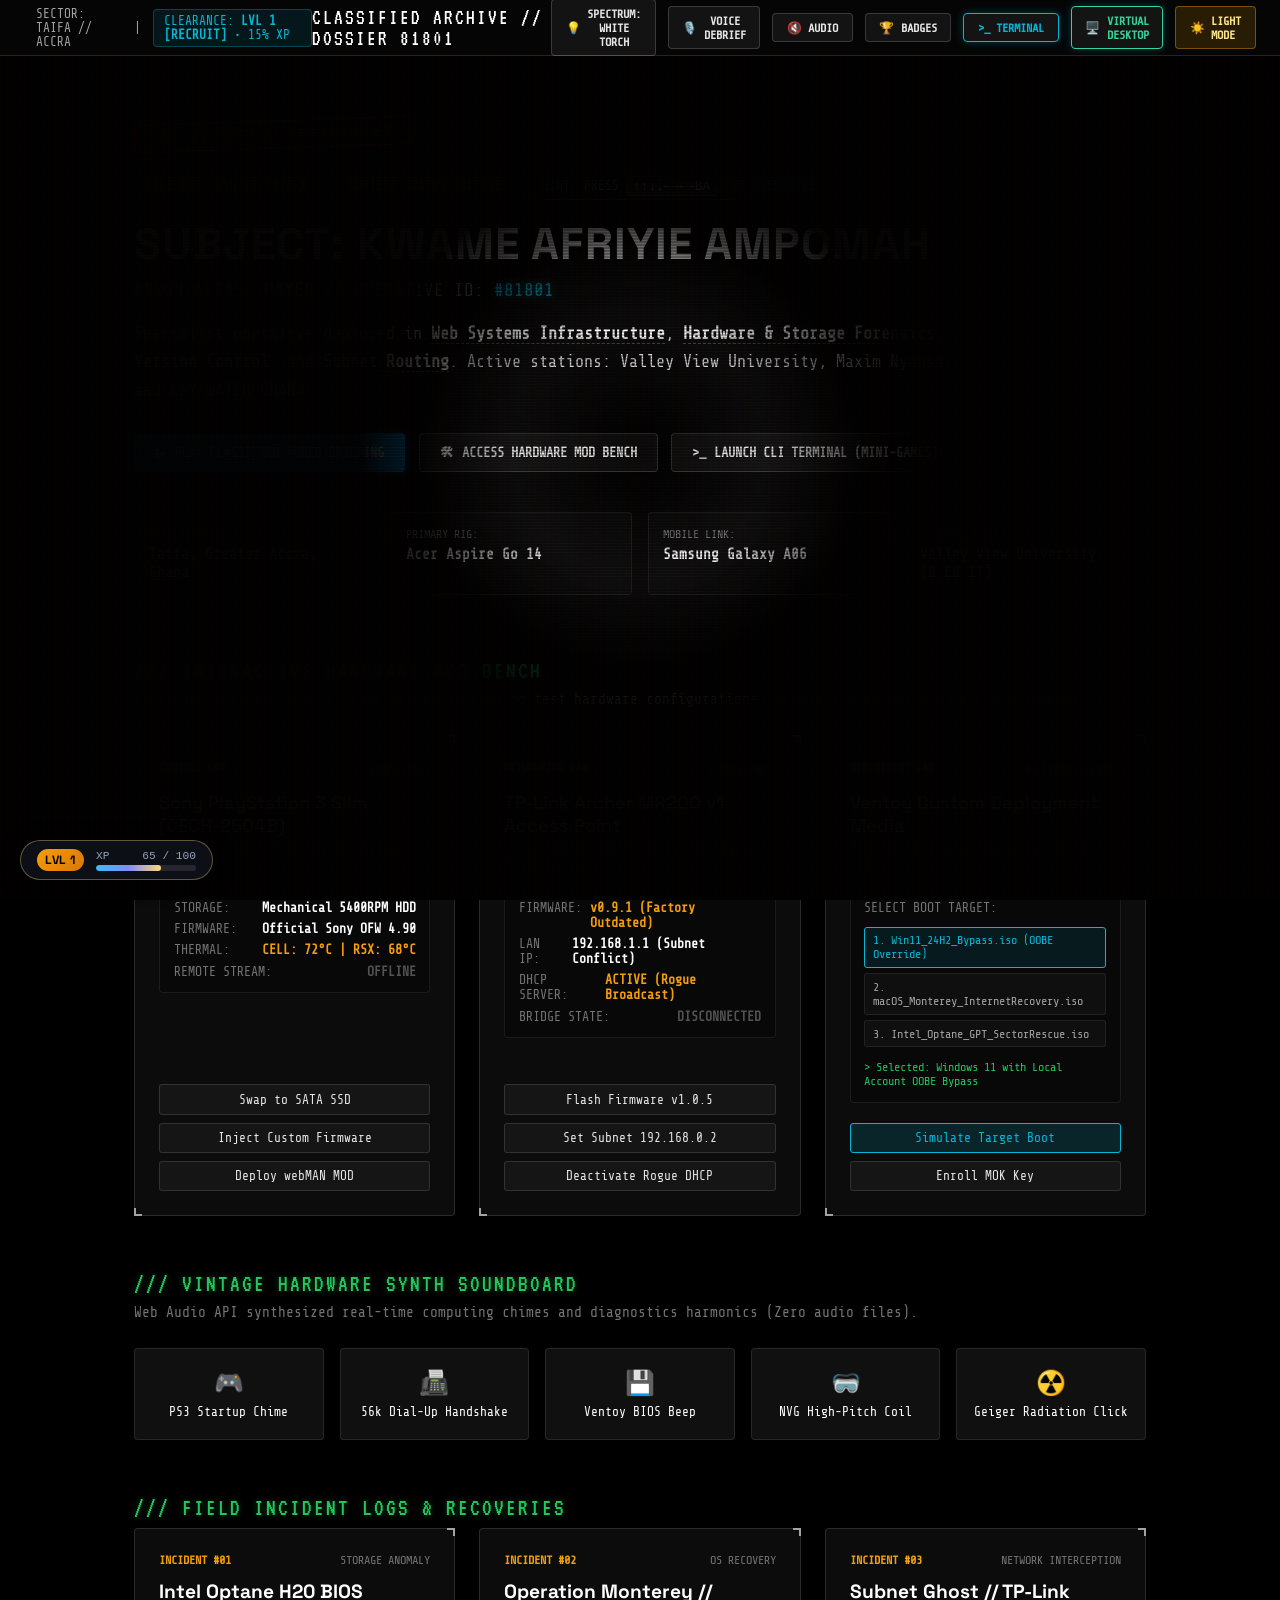
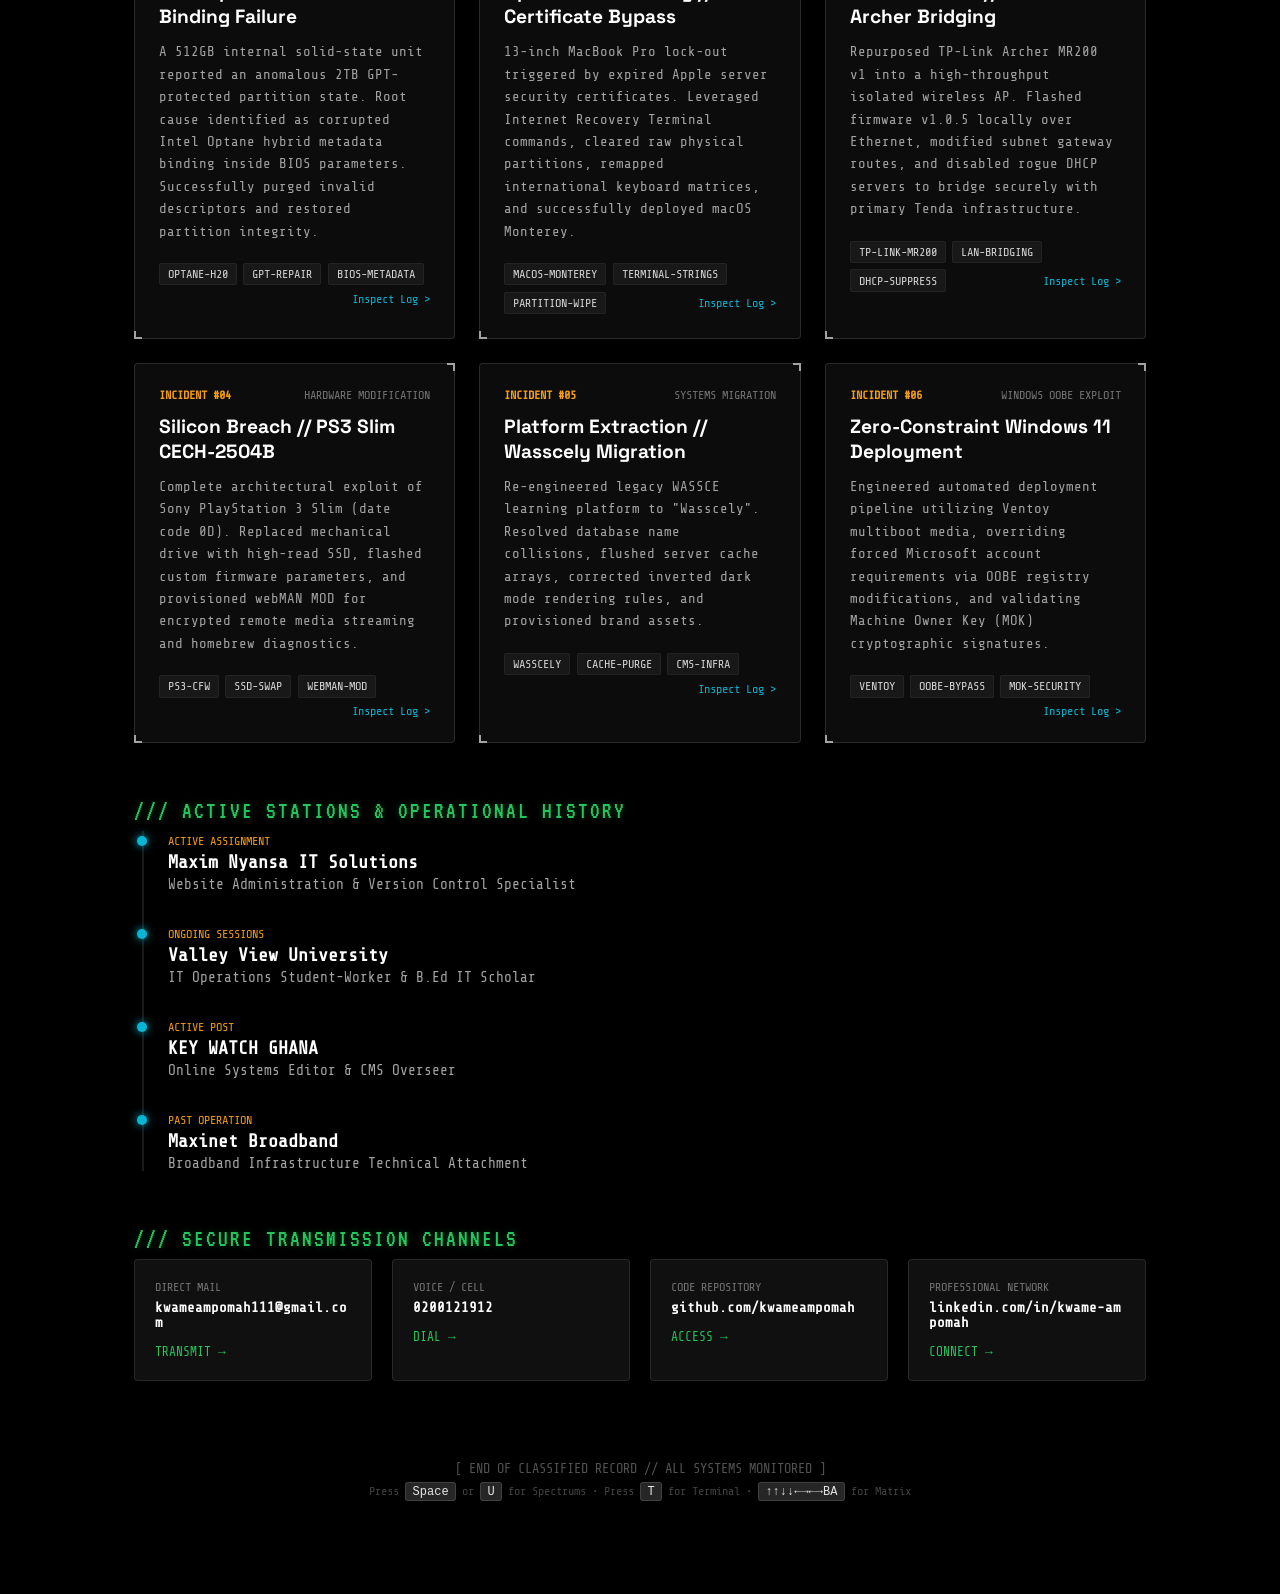
<file: mystery.html>
<!DOCTYPE html>
<html lang="en">
<head>
  <meta charset="UTF-8" />
  <meta name="viewport" content="width=device-width, initial-scale=1.0" />
  <title>PROJECT BLACKOUT // Classified Dossier & Ops Bench - Kwame Afriyie Ampomah</title>
  <meta name="description" content="Classified IT & Systems Investigation Dossier, Hardware Modding Bench, and Interactive Clearance Suite for Kwame Afriyie Ampomah (Mayer)." />
  <link rel="preconnect" href="https://fonts.googleapis.com" />
  <link rel="preconnect" href="https://fonts.gstatic.com" crossorigin />
  <link href="https://fonts.googleapis.com/css2?family=Share+Tech+Mono&family=VT323&family=Space+Grotesk:wght@400;600;700&display=swap" rel="stylesheet" />
  <link rel="stylesheet" href="mystery.css" />
  <link rel="stylesheet" href="fun-engine.css" />
  <link rel="stylesheet" href="minigames.css" />
</head>
<body class="torch-mode-normal">
  <!-- Canvases & Atmospheric Masks -->
  <div class="flashlight-mask" id="flashlight"></div>
  <canvas class="matrix-canvas" id="matrix-canvas"></canvas>
  <div class="flicker-overlay" id="flicker"></div>
  <div class="nightvision-overlay" id="nvg-overlay"></div>
  <div class="scanlines"></div>

  <!-- HUD / Control Deck (Always visible & interactive) -->
  <header class="hud-bar">
    <div class="hud-section hud-left">
      <span class="hud-status-indicator pulse-green"></span>
      <span class="hud-label">SECTOR: TAIFA // ACCRA</span>
      <span class="hud-divider">|</span>
      <span class="hud-clearance-box" id="clearance-box" title="View Investigation Clearance & Badges">
        CLEARANCE: <strong id="hud-level">LVL 1 [RECRUIT]</strong> &bull; <span id="hud-xp">0</span>% XP
      </span>
    </div>

    <div class="hud-center">
      <span class="hud-title">CLASSIFIED ARCHIVE // DOSSIER 81801</span>
    </div>

    <div class="hud-section hud-right">
      <!-- Spectrum Cycler -->
      <button class="hud-btn spectrum-btn" id="spectrum-toggle" title="Cycle Vision Spectrums: White Torch, UV Blacklight, Night Vision, Thermal (Press 'U' or 'Space')">
        <span class="btn-lamp-icon" id="spectrum-icon">💡</span>
        <span class="btn-text">SPECTRUM: <span id="beam-mode-text">WHITE TORCH</span></span>
      </button>

      <!-- Voice Debrief Trigger -->
      <button class="hud-btn" id="voice-briefing-btn" title="Initiate AI Classified Audio Debrief (Web Speech)">
        <span>🎙️</span>
        <span class="btn-text">VOICE DEBRIEF</span>
      </button>

      <!-- Audio Synth Soundboard Toggle -->
      <button class="hud-btn" id="audio-toggle" title="Toggle Synthesized Audio Hum & Retro Chimes">
        <span id="audio-icon">🔇</span>
        <span class="btn-text">AUDIO</span>
      </button>

      <!-- Badges / Achievements Modal Trigger -->
      <button class="hud-btn" id="badges-trigger" title="View Unlocked Detective Badges">
        <span>🏆</span>
        <span class="btn-text">BADGES</span>
      </button>

      <!-- Terminal Trigger -->
      <button class="hud-btn highlight" id="terminal-trigger" title="Open Investigative Terminal (Press 'T' or 'Ctrl+K')">
        <span>&gt;_</span>
        <span class="btn-text">TERMINAL</span>
      </button>

      <!-- Switch to Virtual Desktop -->
      <a href="desktop.html" class="hud-btn highlight" style="border-color: #34d399; color: #34d399;" title="Launch Windows 95 / Sci-Fi Virtual Desktop">
        <span>🖥️</span>
        <span class="btn-text">VIRTUAL DESKTOP</span>
      </a>

      <!-- Switch to Standard Portfolio -->
      <a href="index.html" class="hud-btn return-btn" title="Return to Standard Portfolio View">
        <span>☀️</span>
        <span class="btn-text">LIGHT MODE</span>
      </a>
    </div>
  </header>

  <!-- Main Darkness Viewport -->
  <main class="darkness-container" id="darkness-area">
    
    <!-- Hero / Redacted Subject Profile -->
    <section class="dossier-hero">
      <div class="top-secret-stamp">TOP SECRET // RESTRICTED</div>
      <div class="classification-header">
        <div class="classification-box">FILE REF: VVU-IT-2026-X</div>
        <div class="classification-box">SUBJECT STATUS: ACTIVE</div>
        <div class="classification-box hint-box">HINT: PRESS <kbd>&uarr;&uarr;&darr;&darr;&larr;&rarr;&larr;&rarr;BA</kbd> FOR OVERDRIVE</div>
      </div>

      <h1 class="hero-codename">
        SUBJECT: <span class="decrypt-text" data-val="KWAME AFRIYIE AMPOMAH">KWAME AFRIYIE AMPOMAH</span>
      </h1>
      <p class="hero-alias-line">KNOWN ALIAS: <span class="alias-tag glow-amber">MAYER</span> // OPERATIVE ID: <span class="glow-cyan">#81801</span></p>

      <!-- Secret UV message (visible only under UV mode) -->
      <div class="uv-secret uv-text">
        ⚠ [UV DECRYPTED] STEAM: bigkwamz1 // DISCORD: attackingattitude_81801 // PASSCODE: "VENTOY-MOK-2026"
      </div>

      <p class="dossier-summary">
        Specialist operative deployed in <strong>Web Systems Infrastructure</strong>, <strong>Hardware & Storage Forensics</strong>, <strong>Version Control</strong>, and <strong>Subnet Routing</strong>. Active stations: Valley View University, Maxim Nyansa, and KEY WATCH GHANA.
      </p>

      <div class="quick-actions-bar">
        <button class="btn-tactical btn-primary-tactical" id="hero-play-voice">
          <span>▶</span> PLAY CLASSIFIED AUDIO BRIEFING
        </button>
        <button class="btn-tactical btn-secondary-tactical" id="hero-open-bench">
          <span>🛠</span> ACCESS HARDWARE MOD BENCH
        </button>
        <button class="btn-tactical btn-secondary-tactical" id="hero-launch-terminal">
          <span>&gt;_</span> LAUNCH CLI TERMINAL (MINI-GAMES)
        </button>
      </div>

      <div class="quick-tactical-specs">
        <div class="spec-node">
          <span class="spec-label">BASE STATION:</span>
          <span class="spec-val">Taifa, Greater Accra, Ghana</span>
        </div>
        <div class="spec-node">
          <span class="spec-label">PRIMARY RIG:</span>
          <span class="spec-val">Acer Aspire Go 14</span>
        </div>
        <div class="spec-node">
          <span class="spec-label">MOBILE LINK:</span>
          <span class="spec-val">Samsung Galaxy A06</span>
        </div>
        <div class="spec-node">
          <span class="spec-label">ACADEMIC POST:</span>
          <span class="spec-val">Valley View University (B.Ed IT)</span>
        </div>
      </div>
    </section>

    <!-- NEW SECTION: Interactive Hardware Modding Bench -->
    <section class="mod-bench-section" id="mod-bench">
      <div class="section-badge-glitch">/// INTERACTIVE HARDWARE MOD BENCH</div>
      <p class="section-desc">Click and interact with virtual operative rigs to test hardware configurations, firmware flashes, and partition states.</p>

      <div class="bench-grid">
        
        <!-- Bench 1: PS3 Slim Mod Rig -->
        <div class="bench-card" id="bench-ps3">
          <div class="card-corner tr"></div>
          <div class="card-corner bl"></div>
          <div class="bench-header">
            <span class="bench-tag">CONSOLE LAB</span>
            <span class="bench-status" id="ps3-status-pill">STOCK HDD</span>
          </div>
          <h4>Sony PlayStation 3 Slim (CECH-2504B)</h4>
          <p class="bench-details">Date Code: 0D &bull; Mod: Custom Firmware & webMAN MOD</p>

          <div class="bench-screen" id="ps3-display">
            <div class="screen-line"><span class="k">STORAGE:</span> <span id="ps3-drive-text" class="v">Mechanical 5400RPM HDD</span></div>
            <div class="screen-line"><span class="k">FIRMWARE:</span> <span id="ps3-fw-text" class="v">Official Sony OFW 4.90</span></div>
            <div class="screen-line"><span class="k">THERMAL:</span> <span id="ps3-temp-text" class="v warn">CELL: 72°C | RSX: 68°C</span></div>
            <div class="screen-line"><span class="k">REMOTE STREAM:</span> <span id="ps3-stream-text" class="v dim">OFFLINE</span></div>
          </div>

          <div class="bench-controls">
            <button class="btn-bench" id="btn-ps3-ssd">Swap to SATA SSD</button>
            <button class="btn-bench" id="btn-ps3-cfw">Inject Custom Firmware</button>
            <button class="btn-bench" id="btn-ps3-webman">Deploy webMAN MOD</button>
          </div>
        </div>

        <!-- Bench 2: TP-Link Network Bridge -->
        <div class="bench-card" id="bench-router">
          <div class="card-corner tr"></div>
          <div class="card-corner bl"></div>
          <div class="bench-header">
            <span class="bench-tag">NETWORKING LAB</span>
            <span class="bench-status" id="router-status-pill">STANDALONE</span>
          </div>
          <h4>TP-Link Archer MR200 v1 Access Point</h4>
          <p class="bench-details">Link: LAN-to-LAN Ethernet &bull; Primary: Tenda Gateway</p>

          <div class="bench-screen" id="router-display">
            <div class="screen-line"><span class="k">FIRMWARE:</span> <span id="router-fw-text" class="v warn">v0.9.1 (Factory Outdated)</span></div>
            <div class="screen-line"><span class="k">LAN IP:</span> <span id="router-ip-text" class="v">192.168.1.1 (Subnet Conflict)</span></div>
            <div class="screen-line"><span class="k">DHCP SERVER:</span> <span id="router-dhcp-text" class="v warn">ACTIVE (Rogue Broadcast)</span></div>
            <div class="screen-line"><span class="k">BRIDGE STATE:</span> <span id="router-bridge-text" class="v dim">DISCONNECTED</span></div>
          </div>

          <div class="bench-controls">
            <button class="btn-bench" id="btn-router-flash">Flash Firmware v1.0.5</button>
            <button class="btn-bench" id="btn-router-ip">Set Subnet 192.168.0.2</button>
            <button class="btn-bench" id="btn-router-dhcp">Deactivate Rogue DHCP</button>
          </div>
        </div>

        <!-- Bench 3: Ventoy Multiboot Station -->
        <div class="bench-card" id="bench-ventoy">
          <div class="card-corner tr"></div>
          <div class="card-corner bl"></div>
          <div class="bench-header">
            <span class="bench-tag">DEPLOYMENT LAB</span>
            <span class="bench-status">MULTIBOOT READY</span>
          </div>
          <h4>Ventoy Custom Deployment Media</h4>
          <p class="bench-details">MOK Verification & Registry Exploit Engine</p>

          <div class="bench-screen" id="ventoy-display">
            <div class="screen-line"><span class="k">SELECT BOOT TARGET:</span></div>
            <div class="boot-options">
              <button class="boot-opt-btn active" data-target="win11">1. Win11_24H2_Bypass.iso (OOBE Override)</button>
              <button class="boot-opt-btn" data-target="macos">2. macOS_Monterey_InternetRecovery.iso</button>
              <button class="boot-opt-btn" data-target="optane">3. Intel_Optane_GPT_SectorRescue.iso</button>
            </div>
            <div class="screen-line output-line" id="ventoy-output-text">&gt; Selected: Windows 11 with Local Account OOBE Bypass</div>
          </div>

          <div class="bench-controls">
            <button class="btn-bench highlight-bench" id="btn-ventoy-boot">Simulate Target Boot</button>
            <button class="btn-bench" id="btn-ventoy-mok">Enroll MOK Key</button>
          </div>
        </div>

      </div>
    </section>

    <!-- NEW SECTION: Retro Audio Soundboard -->
    <section class="soundboard-section">
      <div class="section-badge-glitch">/// VINTAGE HARDWARE SYNTH SOUNDBOARD</div>
      <p class="section-desc">Web Audio API synthesized real-time computing chimes and diagnostics harmonics (Zero audio files).</p>

      <div class="soundboard-grid">
        <button class="snd-pad" data-sound="ps3-chime">
          <span class="snd-icon">🎮</span>
          <span class="snd-name">PS3 Startup Chime</span>
        </button>
        <button class="snd-pad" data-sound="dialup">
          <span class="snd-icon">📠</span>
          <span class="snd-name">56k Dial-Up Handshake</span>
        </button>
        <button class="snd-pad" data-sound="ventoy-boot">
          <span class="snd-icon">💾</span>
          <span class="snd-name">Ventoy BIOS Beep</span>
        </button>
        <button class="snd-pad" data-sound="nvg-activate">
          <span class="snd-icon">🥽</span>
          <span class="snd-name">NVG High-Pitch Coil</span>
        </button>
        <button class="snd-pad" data-sound="geiger">
          <span class="snd-icon">☢️</span>
          <span class="snd-name">Geiger Radiation Click</span>
        </button>
      </div>
    </section>

    <!-- Incident Field Logs / Case Files -->
    <section class="case-files-section" id="case-files">
      <div class="section-badge-glitch">/// FIELD INCIDENT LOGS & RECOVERIES</div>

      <div class="files-grid">
        
        <!-- Case 01 -->
        <article class="file-dossier-card" data-incident="optane" data-category="hardware">
          <div class="card-corner tr"></div>
          <div class="card-corner bl"></div>
          <div class="card-header">
            <span class="case-id">INCIDENT #01</span>
            <span class="case-type">STORAGE ANOMALY</span>
          </div>
          <h3 class="case-title">Intel Optane H20 BIOS Binding Failure</h3>
          <div class="case-body">
            A 512GB internal solid-state unit reported an anomalous 2TB GPT-protected partition state. Root cause identified as corrupted Intel Optane hybrid metadata binding inside BIOS parameters. Successfully purged invalid descriptors and restored partition integrity.
          </div>
          <div class="uv-secret uv-badge">
            ⚡ [UV TRACE] Storage Sectors Normalized: 512GB Verified
          </div>
          <div class="file-footer">
            <span class="tag">OPTANE-H20</span>
            <span class="tag">GPT-REPAIR</span>
            <span class="tag">BIOS-METADATA</span>
            <button class="mini-inspect-btn" data-inspect="optane">Inspect Log &gt;</button>
          </div>
        </article>

        <!-- Case 02 -->
        <article class="file-dossier-card" data-incident="monterey" data-category="os-recovery">
          <div class="card-corner tr"></div>
          <div class="card-corner bl"></div>
          <div class="card-header">
            <span class="case-id">INCIDENT #02</span>
            <span class="case-type">OS RECOVERY</span>
          </div>
          <h3 class="case-title">Operation Monterey // Certificate Bypass</h3>
          <div class="case-body">
            13-inch MacBook Pro lock-out triggered by expired Apple server security certificates. Leveraged Internet Recovery Terminal commands, cleared raw physical partitions, remapped international keyboard matrices, and successfully deployed macOS Monterey.
          </div>
          <div class="uv-secret uv-badge">
            ⚡ [UV TRACE] Certificate Nullified & Diskutil Clean Executed
          </div>
          <div class="file-footer">
            <span class="tag">MACOS-MONTEREY</span>
            <span class="tag">TERMINAL-STRINGS</span>
            <span class="tag">PARTITION-WIPE</span>
            <button class="mini-inspect-btn" data-inspect="monterey">Inspect Log &gt;</button>
          </div>
        </article>

        <!-- Case 03 -->
        <article class="file-dossier-card" data-incident="router" data-category="networking">
          <div class="card-corner tr"></div>
          <div class="card-corner bl"></div>
          <div class="card-header">
            <span class="case-id">INCIDENT #03</span>
            <span class="case-type">NETWORK INTERCEPTION</span>
          </div>
          <h3 class="case-title">Subnet Ghost // TP-Link Archer Bridging</h3>
          <div class="case-body">
            Repurposed TP-Link Archer MR200 v1 into a high-throughput isolated wireless AP. Flashed firmware v1.0.5 locally over Ethernet, modified subnet gateway routes, and disabled rogue DHCP servers to bridge securely with primary Tenda infrastructure.
          </div>
          <div class="uv-secret uv-badge">
            ⚡ [UV TRACE] Subnet Conflict Eliminated: 192.168.x.x Isolated
          </div>
          <div class="file-footer">
            <span class="tag">TP-LINK-MR200</span>
            <span class="tag">LAN-BRIDGING</span>
            <span class="tag">DHCP-SUPPRESS</span>
            <button class="mini-inspect-btn" data-inspect="router">Inspect Log &gt;</button>
          </div>
        </article>

        <!-- Case 04 -->
        <article class="file-dossier-card" data-incident="ps3" data-category="firmware">
          <div class="card-corner tr"></div>
          <div class="card-corner bl"></div>
          <div class="card-header">
            <span class="case-id">INCIDENT #04</span>
            <span class="case-type">HARDWARE MODIFICATION</span>
          </div>
          <h3 class="case-title">Silicon Breach // PS3 Slim CECH-2504B</h3>
          <div class="case-body">
            Complete architectural exploit of Sony PlayStation 3 Slim (date code 0D). Replaced mechanical drive with high-read SSD, flashed custom firmware parameters, and provisioned webMAN MOD for encrypted remote media streaming and homebrew diagnostics.
          </div>
          <div class="uv-secret uv-badge">
            ⚡ [UV TRACE] CFW Loaded: webMAN MOD Remote Stream Online
          </div>
          <div class="file-footer">
            <span class="tag">PS3-CFW</span>
            <span class="tag">SSD-SWAP</span>
            <span class="tag">WEBMAN-MOD</span>
            <button class="mini-inspect-btn" data-inspect="ps3">Inspect Log &gt;</button>
          </div>
        </article>

        <!-- Case 05 -->
        <article class="file-dossier-card" data-incident="wasscely" data-category="web-systems">
          <div class="card-corner tr"></div>
          <div class="card-corner bl"></div>
          <div class="card-header">
            <span class="case-id">INCIDENT #05</span>
            <span class="case-type">SYSTEMS MIGRATION</span>
          </div>
          <h3 class="case-title">Platform Extraction // Wasscely Migration</h3>
          <div class="case-body">
            Re-engineered legacy WASSCE learning platform to "Wasscely". Resolved database name collisions, flushed server cache arrays, corrected inverted dark mode rendering rules, and provisioned brand assets.
          </div>
          <div class="uv-secret uv-badge">
            ⚡ [UV TRACE] Cache Purged: 100% Platform Uptime Maintained
          </div>
          <div class="file-footer">
            <span class="tag">WASSCELY</span>
            <span class="tag">CACHE-PURGE</span>
            <span class="tag">CMS-INFRA</span>
            <button class="mini-inspect-btn" data-inspect="wasscely">Inspect Log &gt;</button>
          </div>
        </article>

        <!-- Case 06 -->
        <article class="file-dossier-card" data-incident="win11" data-category="deployment">
          <div class="card-corner tr"></div>
          <div class="card-corner bl"></div>
          <div class="card-header">
            <span class="case-id">INCIDENT #06</span>
            <span class="case-type">WINDOWS OOBE EXPLOIT</span>
          </div>
          <h3 class="case-title">Zero-Constraint Windows 11 Deployment</h3>
          <div class="case-body">
            Engineered automated deployment pipeline utilizing Ventoy multiboot media, overriding forced Microsoft account requirements via OOBE registry modifications, and validating Machine Owner Key (MOK) cryptographic signatures.
          </div>
          <div class="uv-secret uv-badge">
            ⚡ [UV TRACE] OOBE Bypassed: Local Account Verified
          </div>
          <div class="file-footer">
            <span class="tag">VENTOY</span>
            <span class="tag">OOBE-BYPASS</span>
            <span class="tag">MOK-SECURITY</span>
            <button class="mini-inspect-btn" data-inspect="win11">Inspect Log &gt;</button>
          </div>
        </article>

      </div>
    </section>

    <!-- Operational Stations & Engagements -->
    <section class="stations-section">
      <div class="section-badge-glitch">/// ACTIVE STATIONS & OPERATIONAL HISTORY</div>
      
      <div class="stations-timeline">
        <div class="station-entry">
          <div class="station-marker"></div>
          <div class="station-details">
            <span class="station-time">ACTIVE ASSIGNMENT</span>
            <h4>Maxim Nyansa IT Solutions</h4>
            <p class="station-role">Website Administration & Version Control Specialist</p>
          </div>
        </div>

        <div class="station-entry">
          <div class="station-marker"></div>
          <div class="station-details">
            <span class="station-time">ONGOING SESSIONS</span>
            <h4>Valley View University</h4>
            <p class="station-role">IT Operations Student-Worker & B.Ed IT Scholar</p>
          </div>
        </div>

        <div class="station-entry">
          <div class="station-marker"></div>
          <div class="station-details">
            <span class="station-time">ACTIVE POST</span>
            <h4>KEY WATCH GHANA</h4>
            <p class="station-role">Online Systems Editor & CMS Overseer</p>
          </div>
        </div>

        <div class="station-entry">
          <div class="station-marker"></div>
          <div class="station-details">
            <span class="station-time">PAST OPERATION</span>
            <h4>Maxinet Broadband</h4>
            <p class="station-role">Broadband Infrastructure Technical Attachment</p>
          </div>
        </div>
      </div>
    </section>

    <!-- Secure Communications Channel -->
    <section class="comm-channel-section" id="comms">
      <div class="section-badge-glitch">/// SECURE TRANSMISSION CHANNELS</div>

      <div class="comm-grid">
        <a href="mailto:kwameampomah111@gmail.com" class="comm-card">
          <span class="comm-type">DIRECT MAIL</span>
          <span class="comm-val">kwameampomah111@gmail.com</span>
          <span class="comm-action">TRANSMIT &rarr;</span>
        </a>

        <a href="tel:0200121912" class="comm-card">
          <span class="comm-type">VOICE / CELL</span>
          <span class="comm-val">0200121912</span>
          <span class="comm-action">DIAL &rarr;</span>
        </a>

        <a href="https://github.com/kwameampomah" target="_blank" rel="noopener noreferrer" class="comm-card">
          <span class="comm-type">CODE REPOSITORY</span>
          <span class="comm-val">github.com/kwameampomah</span>
          <span class="comm-action">ACCESS &rarr;</span>
        </a>

        <a href="https://www.linkedin.com/in/kwame-ampomah-10175931b" target="_blank" rel="noopener noreferrer" class="comm-card">
          <span class="comm-type">PROFESSIONAL NETWORK</span>
          <span class="comm-val">linkedin.com/in/kwame-ampomah</span>
          <span class="comm-action">CONNECT &rarr;</span>
        </a>
      </div>
    </section>

    <footer class="mystery-footer">
      <p>[ END OF CLASSIFIED RECORD // ALL SYSTEMS MONITORED ]</p>
      <p class="footer-sub">Press <kbd>Space</kbd> or <kbd>U</kbd> for Spectrums &bull; Press <kbd>T</kbd> for Terminal &bull; <kbd>&uarr;&uarr;&darr;&darr;&larr;&rarr;&larr;&rarr;BA</kbd> for Matrix</p>
    </footer>

  </main>

  <!-- Interactive Hacker Terminal Modal with Mini-Games -->
  <div class="terminal-modal" id="terminal-modal">
    <div class="terminal-modal-window">
      <div class="term-modal-header">
        <div class="term-modal-title">PROJECT_BLACKOUT_CLI // v5.0.0 [OPERATIVE CONSOLE]</div>
        <div class="term-modal-actions">
          <span class="term-header-tag">GAMES: hack, snake, optane-repair</span>
          <button class="term-close-btn" id="term-close">&times;</button>
        </div>
      </div>
      <div class="term-modal-output" id="term-output">
        <div class="term-msg system">SECURE CONNECTION ESTABLISHED TO SUBJECT #81801.</div>
        <div class="term-msg">Type <span class="glow-cyan">help</span> to view commands, or launch games: <span class="glow-cyan">hack</span>, <span class="glow-cyan">snake</span>, <span class="glow-cyan">optane-repair</span>.</div>
      </div>
      <form class="term-input-row" id="term-form">
        <span class="term-user-prompt">kwame@blackout:~$</span>
        <input type="text" id="term-input" autocomplete="off" spellcheck="false" placeholder="Enter command (e.g. 'help', 'hack', 'snake')..." />
      </form>
    </div>
  </div>

  <!-- Achievements / Detective Clearance Modal -->
  <div class="terminal-modal" id="badges-modal">
    <div class="terminal-modal-window badges-modal-window">
      <div class="term-modal-header">
        <div class="term-modal-title">OPERATIVE INVESTIGATION DOSSIER // BADGES & XP</div>
        <button class="term-close-btn" id="badges-close">&times;</button>
      </div>
      <div class="badges-body">
        <div class="badges-progress-wrap">
          <div class="badges-lvl-display">
            <span>CURRENT CLEARANCE: <strong id="modal-clearance-text" class="glow-cyan">LEVEL 1 [RECRUIT]</strong></span>
            <span id="modal-xp-text" class="glow-amber">0 / 100 XP</span>
          </div>
          <div class="xp-bar-outer">
            <div class="xp-bar-inner" id="modal-xp-bar" style="width: 0%;"></div>
          </div>
        </div>

        <div class="badges-grid" id="badges-grid-container">
          <!-- Dynamically filled with Badges -->
        </div>

        <div class="id-card-trigger-wrap" id="id-card-promo">
          <p>👑 <em>Unlock all 7 badges to generate your Master Operative ID Card!</em></p>
          <button class="btn-tactical btn-primary-tactical" id="open-id-card-btn" disabled>
            VIEW CLASSIFIED OPERATIVE ID CARD (LOCKED)
          </button>
        </div>
      </div>
    </div>
  </div>

  <!-- Classified Master Operative ID Card Modal -->
  <div class="terminal-modal" id="id-card-modal">
    <div class="id-card-container">
      <div class="id-card" id="physical-id-card">
        <div class="id-card-hologram"></div>
        <div class="id-card-header">
          <div class="id-agency">SPECIAL RECONNAISSANCE &bull; IT DIVISION</div>
          <div class="id-seal">CLASSIFIED</div>
        </div>
        <div class="id-card-body">
          <div class="id-photo-box">
            <div class="id-photo-reticle"></div>
            <span class="id-photo-initials">KA</span>
            <span class="id-photo-label">OPERATIVE #81801</span>
          </div>
          <div class="id-info">
            <div class="id-field"><span class="l">NAME:</span> <strong class="v">KWAME AFRIYIE AMPOMAH</strong></div>
            <div class="id-field"><span class="l">ALIAS:</span> <span class="v">MAYER</span></div>
            <div class="id-field"><span class="l">CLEARANCE:</span> <span class="v glow-green">LEVEL-5 [MASTER OPERATIVE]</span></div>
            <div class="id-field"><span class="l">STATION:</span> <span class="v">TAIFA, ACCRA, GHANA</span></div>
            <div class="id-field"><span class="l">SPECIALTY:</span> <span class="v">FORENSICS &bull; WEB &bull; NETWORKING</span></div>
            <div class="id-barcode">||| |||| | ||||| || |||||| |||| | |||</div>
          </div>
        </div>
        <div class="id-card-footer">
          <span>ISSUED: 2026</span>
          <span>VALLEY VIEW UNIVERSITY OPS</span>
          <span>STATUS: VERIFIED</span>
        </div>
      </div>
      <div class="id-card-actions">
        <button class="btn-tactical btn-primary-tactical" onclick="window.print()">PRINT / EXPORT DOSSIER</button>
        <button class="btn-tactical btn-secondary-tactical" id="id-card-close">CLOSE DOSSIER</button>
      </div>
    </div>
  </div>

  <!-- Achievement Notification Toast -->
  <div class="achievement-toast" id="achievement-toast">
    <div class="ach-icon" id="ach-toast-icon">🏆</div>
    <div class="ach-text">
      <div class="ach-title">ACHIEVEMENT UNLOCKED!</div>
      <div class="ach-desc" id="ach-toast-desc">Flashlight Pioneer: Took your first steps in the dark.</div>
    </div>
  </div>

  <script src="fun-engine.js"></script>
  <script src="minigames.js"></script>
  <script src="mystery.js"></script>
</body>
</html>
</file>
<file: styles.css>
/* ==========================================================================
   Design System & Global Variables
   ========================================================================== */
:root {
  --bg-main: #0a0e17;
  --bg-surface: #111827;
  --bg-surface-elevated: #1a2234;
  --bg-surface-glass: rgba(17, 24, 39, 0.75);
  
  --border-subtle: rgba(255, 255, 255, 0.08);
  --border-focus: rgba(56, 189, 248, 0.4);
  --border-glow: rgba(56, 189, 248, 0.25);

  --text-primary: #f1f5f9;
  --text-secondary: #94a3b8;
  --text-muted: #64748b;

  --accent-primary: #38bdf8;
  --accent-primary-hover: #0ea5e9;
  --accent-secondary: #818cf8;
  --accent-glow: rgba(56, 189, 248, 0.15);
  
  --terminal-bg: #0d1117;
  --terminal-header: #161b22;
  --terminal-text: #c9d1d9;
  --terminal-green: #3fb950;
  --terminal-blue: #58a6ff;
  --terminal-yellow: #d29922;

  --font-sans: 'Inter', -apple-system, BlinkMacSystemFont, 'Segoe UI', Roboto, sans-serif;
  --font-mono: 'Fira Code', monospace;

  --radius-sm: 6px;
  --radius-md: 10px;
  --radius-lg: 16px;
  --radius-full: 9999px;

  --transition-fast: 0.15s ease;
  --transition-normal: 0.25s ease;
  --transition-slow: 0.4s ease;

  --container-width: 1140px;
}

/* ==========================================================================
   CSS Reset & Base Styles
   ========================================================================== */
*, *::before, *::after {
  box-sizing: border-box;
  margin: 0;
  padding: 0;
}

html {
  scroll-behavior: smooth;
  font-size: 16px;
}

body {
  background-color: var(--bg-main);
  color: var(--text-primary);
  font-family: var(--font-sans);
  line-height: 1.6;
  overflow-x: hidden;
  position: relative;
  -webkit-font-smoothing: antialiased;
}

/* Background Atmosphere */
.bg-glow {
  position: fixed;
  top: 0;
  left: 50%;
  transform: translateX(-50%);
  width: 900px;
  height: 550px;
  background: radial-gradient(circle, rgba(56, 189, 248, 0.12) 0%, rgba(129, 140, 248, 0.04) 50%, transparent 70%);
  z-index: -2;
  pointer-events: none;
}

.grid-overlay {
  position: fixed;
  top: 0;
  left: 0;
  width: 100%;
  height: 100%;
  background-image: linear-gradient(to right, rgba(255, 255, 255, 0.02) 1px, transparent 1px),
                    linear-gradient(to bottom, rgba(255, 255, 255, 0.02) 1px, transparent 1px);
  background-size: 40px 40px;
  z-index: -1;
  pointer-events: none;
}

/* Container */
.container {
  max-width: var(--container-width);
  margin: 0 auto;
  padding: 0 1.5rem;
}

/* Typography Helpers */
.gradient-text {
  background: linear-gradient(135deg, #38bdf8 0%, #818cf8 50%, #c084fc 100%);
  -webkit-background-clip: text;
  -webkit-text-fill-color: transparent;
}

/* Buttons */
.btn {
  display: inline-flex;
  align-items: center;
  justify-content: center;
  gap: 0.5rem;
  padding: 0.75rem 1.4rem;
  font-size: 0.95rem;
  font-weight: 600;
  border-radius: var(--radius-md);
  text-decoration: none;
  cursor: pointer;
  transition: all var(--transition-normal);
  border: 1px solid transparent;
}

.btn-primary {
  background: linear-gradient(135deg, #0284c7 0%, #0369a1 100%);
  color: #ffffff;
  box-shadow: 0 4px 14px rgba(2, 132, 199, 0.35);
}

.btn-primary:hover {
  background: linear-gradient(135deg, #0ea5e9 0%, #0284c7 100%);
  box-shadow: 0 6px 20px rgba(14, 165, 233, 0.45);
  transform: translateY(-2px);
}

.btn-outline {
  background-color: rgba(255, 255, 255, 0.03);
  color: var(--text-primary);
  border-color: var(--border-subtle);
}

.btn-outline:hover {
  background-color: rgba(255, 255, 255, 0.08);
  border-color: var(--accent-primary);
  color: var(--accent-primary);
  transform: translateY(-2px);
}

.btn-sm {
  padding: 0.5rem 1rem;
  font-size: 0.875rem;
}

.btn-xs {
  padding: 0.35rem 0.75rem;
  font-size: 0.8rem;
  border-radius: var(--radius-sm);
}

.btn-icon {
  width: 18px;
  height: 18px;
}

/* ==========================================================================
   Header & Navbar
   ========================================================================== */
.navbar {
  position: sticky;
  top: 0;
  width: 100%;
  background: rgba(10, 14, 23, 0.85);
  backdrop-filter: blur(12px);
  -webkit-backdrop-filter: blur(12px);
  border-bottom: 1px solid var(--border-subtle);
  z-index: 1000;
  transition: all var(--transition-normal);
}

.nav-container {
  display: flex;
  align-items: center;
  justify-content: space-between;
  height: 70px;
}

.nav-logo {
  font-family: var(--font-mono);
  font-size: 1.25rem;
  font-weight: 700;
  color: var(--text-primary);
  text-decoration: none;
  display: flex;
  align-items: center;
}

.logo-bracket {
  color: var(--accent-primary);
}

.logo-tag {
  color: var(--accent-secondary);
}

.nav-links {
  display: flex;
  gap: 2rem;
}

.nav-link {
  color: var(--text-secondary);
  text-decoration: none;
  font-size: 0.95rem;
  font-weight: 500;
  transition: color var(--transition-fast);
  position: relative;
}

.nav-link:hover, .nav-link.active {
  color: var(--accent-primary);
}

.nav-link.active::after {
  content: '';
  position: absolute;
  bottom: -4px;
  left: 0;
  width: 100%;
  height: 2px;
  background: var(--accent-primary);
  border-radius: var(--radius-full);
}

.nav-actions {
  display: flex;
  align-items: center;
  gap: 1rem;
}

.mobile-toggle {
  display: none;
  flex-direction: column;
  gap: 5px;
  background: none;
  border: none;
  cursor: pointer;
  padding: 5px;
}

.mobile-toggle .bar {
  width: 22px;
  height: 2px;
  background-color: var(--text-primary);
  transition: all var(--transition-fast);
}

/* ==========================================================================
   Hero Section
   ========================================================================== */
.hero-section {
  padding: 6rem 0 4rem;
}

.hero-container {
  display: grid;
  grid-template-columns: 1.2fr 0.9fr;
  gap: 3rem;
  align-items: center;
}

.status-badge {
  display: inline-flex;
  align-items: center;
  gap: 0.5rem;
  background-color: rgba(56, 189, 248, 0.1);
  border: 1px solid rgba(56, 189, 248, 0.25);
  padding: 0.35rem 0.85rem;
  border-radius: var(--radius-full);
  font-size: 0.85rem;
  color: var(--accent-primary);
  font-weight: 500;
  margin-bottom: 1.25rem;
}

.status-dot {
  width: 8px;
  height: 8px;
  background-color: #10b981;
  border-radius: 50%;
  box-shadow: 0 0 8px #10b981;
}

.hero-title {
  font-size: 2.75rem;
  font-weight: 800;
  line-height: 1.15;
  margin-bottom: 0.5rem;
}

.hero-alias {
  font-size: 1.1rem;
  color: var(--text-secondary);
  margin-bottom: 1.25rem;
}

.alias-pill {
  font-family: var(--font-mono);
  background: var(--bg-surface-elevated);
  color: var(--accent-primary);
  padding: 0.15rem 0.5rem;
  border-radius: var(--radius-sm);
  border: 1px solid var(--border-subtle);
}

.hero-tagline {
  font-size: 1.1rem;
  color: var(--text-secondary);
  line-height: 1.7;
  margin-bottom: 1.5rem;
}

.hero-tagline strong {
  color: var(--text-primary);
}

.hero-meta {
  display: flex;
  flex-direction: column;
  gap: 0.6rem;
  margin-bottom: 2rem;
}

.meta-item {
  display: flex;
  align-items: center;
  gap: 0.6rem;
  color: var(--text-secondary);
  font-size: 0.95rem;
}

.meta-icon {
  width: 18px;
  height: 18px;
  color: var(--accent-primary);
  flex-shrink: 0;
}

.hero-cta-group {
  display: flex;
  flex-wrap: wrap;
  gap: 0.85rem;
}

/* Terminal Card */
.hero-terminal-card {
  background-color: var(--terminal-bg);
  border: 1px solid var(--border-subtle);
  border-radius: var(--radius-lg);
  overflow: hidden;
  box-shadow: 0 20px 40px rgba(0, 0, 0, 0.5);
}

.terminal-header {
  background-color: var(--terminal-header);
  padding: 0.75rem 1rem;
  display: flex;
  align-items: center;
  border-bottom: 1px solid rgba(255, 255, 255, 0.05);
}

.terminal-buttons {
  display: flex;
  gap: 6px;
}

.btn-circle {
  width: 10px;
  height: 10px;
  border-radius: 50%;
}

.btn-circle.red { background-color: #ff5f56; }
.btn-circle.yellow { background-color: #ffbd2e; }
.btn-circle.green { background-color: #27c93f; }

.terminal-title {
  margin-left: auto;
  margin-right: auto;
  font-family: var(--font-mono);
  font-size: 0.8rem;
  color: var(--text-muted);
}

.terminal-body {
  padding: 1.25rem;
  font-family: var(--font-mono);
  font-size: 0.875rem;
  line-height: 1.6;
}

.term-line {
  margin-bottom: 0.4rem;
}

.term-prompt {
  color: var(--terminal-green);
  margin-right: 0.4rem;
}

.term-cmd {
  color: var(--terminal-blue);
}

.term-output {
  color: var(--terminal-text);
  margin-bottom: 0.85rem;
  padding-left: 1rem;
}

.term-sys-info {
  background: rgba(255, 255, 255, 0.02);
  border-radius: var(--radius-sm);
  padding: 0.75rem;
  margin: 0.5rem 0 1rem;
  border: 1px solid rgba(255, 255, 255, 0.03);
  display: flex;
  flex-direction: column;
  gap: 0.35rem;
}

.term-key {
  color: var(--terminal-yellow);
  font-weight: 600;
  display: inline-block;
  min-width: 80px;
}

.term-cursor {
  color: var(--accent-primary);
  animation: blink 1s infinite;
}

@keyframes blink {
  0%, 50% { opacity: 1; }
  51%, 100% { opacity: 0; }
}

/* ==========================================================================
   Sections Common Header
   ========================================================================== */
.section {
  padding: 5rem 0;
}

.section-header {
  text-align: center;
  max-width: 680px;
  margin: 0 auto 3.5rem;
}

.section-header.align-left {
  text-align: left;
  margin: 0 0 2rem;
}

.section-title {
  font-size: 2rem;
  font-weight: 700;
  margin-bottom: 0.5rem;
}

.section-line {
  width: 50px;
  height: 3px;
  background: var(--accent-primary);
  margin: 0.5rem auto 1rem;
  border-radius: var(--radius-full);
}

.section-header.align-left .section-line {
  margin: 0.5rem 0 1rem;
}

.section-subtitle {
  color: var(--text-secondary);
  font-size: 1rem;
}

/* ==========================================================================
   About Section
   ========================================================================== */
.about-grid {
  display: grid;
  grid-template-columns: repeat(auto-fit, minmax(300px, 1fr));
  gap: 1.75rem;
}

.about-card {
  background-color: var(--bg-surface-glass);
  border: 1px solid var(--border-subtle);
  border-radius: var(--radius-lg);
  padding: 2rem;
  transition: all var(--transition-normal);
}

.about-card:hover {
  transform: translateY(-4px);
  border-color: var(--border-focus);
  box-shadow: 0 12px 30px rgba(0, 0, 0, 0.4);
}

.card-icon-wrapper {
  width: 48px;
  height: 48px;
  background: rgba(56, 189, 248, 0.1);
  border-radius: var(--radius-md);
  display: flex;
  align-items: center;
  justify-content: center;
  margin-bottom: 1.25rem;
  border: 1px solid rgba(56, 189, 248, 0.2);
}

.card-icon {
  width: 24px;
  height: 24px;
  color: var(--accent-primary);
}

.about-card h3 {
  font-size: 1.25rem;
  font-weight: 600;
  margin-bottom: 0.75rem;
  color: var(--text-primary);
}

.about-card p {
  color: var(--text-secondary);
  font-size: 0.95rem;
  line-height: 1.6;
}

/* ==========================================================================
   Technical Expertise & Tabs
   ========================================================================== */
.tabs-container {
  max-width: 950px;
  margin: 0 auto;
}

.tabs-list {
  display: flex;
  justify-content: center;
  gap: 0.5rem;
  flex-wrap: wrap;
  margin-bottom: 2.5rem;
  background: var(--bg-surface);
  padding: 0.4rem;
  border-radius: var(--radius-lg);
  border: 1px solid var(--border-subtle);
}

.tab-btn {
  background: none;
  border: none;
  color: var(--text-secondary);
  padding: 0.65rem 1.25rem;
  font-size: 0.925rem;
  font-weight: 600;
  border-radius: var(--radius-md);
  cursor: pointer;
  transition: all var(--transition-fast);
}

.tab-btn:hover {
  color: var(--text-primary);
}

.tab-btn.active {
  background: var(--accent-primary);
  color: #0a0e17;
}

.tab-panel {
  display: none;
  animation: fadeIn 0.3s ease-in-out;
}

.tab-panel.active {
  display: block;
}

@keyframes fadeIn {
  from { opacity: 0; transform: translateY(8px); }
  to { opacity: 1; transform: translateY(0); }
}

.case-studies-grid {
  display: grid;
  grid-template-columns: repeat(auto-fit, minmax(380px, 1fr));
  gap: 1.5rem;
}

.case-card {
  background: var(--bg-surface);
  border: 1px solid var(--border-subtle);
  border-radius: var(--radius-lg);
  padding: 1.75rem;
  transition: all var(--transition-normal);
}

.case-card:hover {
  border-color: var(--border-focus);
  box-shadow: 0 10px 25px rgba(0, 0, 0, 0.3);
}

.case-badge {
  display: inline-block;
  font-size: 0.75rem;
  font-family: var(--font-mono);
  font-weight: 600;
  color: var(--accent-primary);
  background: rgba(56, 189, 248, 0.1);
  padding: 0.2rem 0.6rem;
  border-radius: var(--radius-sm);
  margin-bottom: 0.85rem;
  border: 1px solid rgba(56, 189, 248, 0.2);
}

.case-card h4 {
  font-size: 1.15rem;
  font-weight: 600;
  margin-bottom: 0.75rem;
}

.case-card p {
  color: var(--text-secondary);
  font-size: 0.9rem;
  line-height: 1.6;
  margin-bottom: 1.25rem;
}

.case-tags {
  display: flex;
  flex-wrap: wrap;
  gap: 0.4rem;
}

.case-tags span {
  font-size: 0.75rem;
  background: var(--bg-surface-elevated);
  color: var(--text-secondary);
  padding: 0.2rem 0.5rem;
  border-radius: var(--radius-sm);
  border: 1px solid var(--border-subtle);
}

/* Tooling Grid */
.tooling-grid {
  display: grid;
  grid-template-columns: repeat(auto-fit, minmax(260px, 1fr));
  gap: 1.25rem;
}

.tool-item {
  background: var(--bg-surface);
  border: 1px solid var(--border-subtle);
  border-radius: var(--radius-md);
  padding: 1.25rem;
  transition: all var(--transition-fast);
}

.tool-item:hover {
  border-color: var(--border-focus);
}

.tool-name {
  font-weight: 600;
  font-size: 1rem;
  color: var(--accent-primary);
  margin-bottom: 0.35rem;
  font-family: var(--font-mono);
}

.tool-desc {
  color: var(--text-secondary);
  font-size: 0.875rem;
}

/* ==========================================================================
   Timeline / Experience & Education
   ========================================================================== */
.timeline-section {
  background: rgba(17, 24, 39, 0.3);
}

.timeline-wrapper {
  display: grid;
  grid-template-columns: 1fr 1fr;
  gap: 3.5rem;
}

.timeline {
  position: relative;
  border-left: 2px solid var(--border-subtle);
  padding-left: 1.5rem;
  margin-top: 1rem;
}

.timeline-item {
  position: relative;
  margin-bottom: 2.25rem;
}

.timeline-item:last-child {
  margin-bottom: 0;
}

.timeline-dot {
  position: absolute;
  left: -1.95rem;
  top: 4px;
  width: 12px;
  height: 12px;
  border-radius: 50%;
  background-color: var(--accent-primary);
  box-shadow: 0 0 10px var(--accent-primary);
}

.timeline-dot.accent {
  background-color: var(--accent-secondary);
  box-shadow: 0 0 10px var(--accent-secondary);
}

.timeline-date {
  font-size: 0.8rem;
  font-family: var(--font-mono);
  color: var(--accent-primary);
  font-weight: 500;
  display: inline-block;
  margin-bottom: 0.25rem;
}

.timeline-dot.accent + .timeline-content .timeline-date {
  color: var(--accent-secondary);
}

.timeline-role {
  font-size: 1.1rem;
  font-weight: 600;
  color: var(--text-primary);
}

.timeline-company {
  font-size: 0.9rem;
  color: var(--text-muted);
  font-weight: 500;
  margin-bottom: 0.5rem;
}

.timeline-content p {
  color: var(--text-secondary);
  font-size: 0.9rem;
  line-height: 1.5;
}

/* ==========================================================================
   Contact Section
   ========================================================================== */
.contact-grid {
  display: grid;
  grid-template-columns: repeat(auto-fit, minmax(240px, 1fr));
  gap: 1.5rem;
}

.contact-card {
  background: var(--bg-surface);
  border: 1px solid var(--border-subtle);
  border-radius: var(--radius-lg);
  padding: 1.75rem 1.5rem;
  text-align: center;
  display: flex;
  flex-direction: column;
  align-items: center;
  transition: all var(--transition-normal);
}

.contact-card:hover {
  transform: translateY(-4px);
  border-color: var(--border-focus);
}

.contact-icon-box {
  width: 44px;
  height: 44px;
  border-radius: 50%;
  background: rgba(56, 189, 248, 0.1);
  color: var(--accent-primary);
  display: flex;
  align-items: center;
  justify-content: center;
  margin-bottom: 1rem;
}

.contact-icon-box svg {
  width: 22px;
  height: 22px;
}

.contact-card h4 {
  font-size: 1.1rem;
  font-weight: 600;
  margin-bottom: 0.35rem;
}

.contact-value {
  color: var(--text-secondary);
  font-size: 0.875rem;
  word-break: break-all;
  margin-bottom: 1.25rem;
}

.contact-actions {
  display: flex;
  gap: 0.5rem;
  margin-top: auto;
}

/* Toast */
.toast {
  position: fixed;
  bottom: 2rem;
  right: 2rem;
  background-color: #10b981;
  color: #ffffff;
  padding: 0.75rem 1.25rem;
  border-radius: var(--radius-md);
  font-size: 0.9rem;
  font-weight: 600;
  box-shadow: 0 10px 25px rgba(0, 0, 0, 0.4);
  opacity: 0;
  visibility: hidden;
  transform: translateY(10px);
  transition: all var(--transition-normal);
  z-index: 2000;
}

.toast.show {
  opacity: 1;
  visibility: visible;
  transform: translateY(0);
}

/* ==========================================================================
   Footer
   ========================================================================== */
.footer {
  border-top: 1px solid var(--border-subtle);
  padding: 2.5rem 0;
  background-color: var(--bg-main);
  text-align: center;
}

.footer-container {
  display: flex;
  flex-direction: column;
  gap: 0.5rem;
  color: var(--text-muted);
  font-size: 0.875rem;
}

/* ==========================================================================
   Responsive Media Queries
   ========================================================================== */
@media (max-width: 992px) {
  .hero-container {
    grid-template-columns: 1fr;
  }

  .timeline-wrapper {
    grid-template-columns: 1fr;
    gap: 3rem;
  }
}

@media (max-width: 768px) {
  .nav-links {
    position: fixed;
    top: 70px;
    left: 0;
    width: 100%;
    background-color: var(--bg-surface);
    flex-direction: column;
    padding: 2rem;
    gap: 1.5rem;
    border-bottom: 1px solid var(--border-subtle);
    transform: translateY(-150%);
    transition: transform var(--transition-normal);
  }

  .nav-links.open {
    transform: translateY(0);
  }

  .mobile-toggle {
    display: flex;
  }

  .hero-title {
    font-size: 2.15rem;
  }

  .case-studies-grid {
    grid-template-columns: 1fr;
  }
}

/* ==========================================================================
   Zero-G Physics Mode & A06-Bot Companion Styles
   ========================================================================== */
.zerog-hud {
  position: fixed;
  top: 85px;
  left: 50%;
  transform: translateX(-50%) translateY(-150%);
  background: rgba(15, 17, 26, 0.95);
  border: 2px solid #a855f7;
  border-radius: 30px;
  padding: 10px 24px;
  display: flex;
  align-items: center;
  gap: 16px;
  box-shadow: 0 0 40px rgba(168, 85, 247, 0.5);
  z-index: 10000;
  color: #e9d5ff;
  font-family: 'Fira Code', monospace;
  font-size: 0.85rem;
  font-weight: 600;
  transition: transform 0.4s cubic-bezier(0.2, 0.9, 0.3, 1.2);
}

.zerog-hud.active {
  transform: translateX(-50%) translateY(0);
}

.zerog-floating-item {
  position: fixed !important;
  z-index: 9000 !important;
  cursor: grab !important;
  box-shadow: 0 15px 35px rgba(168, 85, 247, 0.3) !important;
  transition: box-shadow 0.2s;
  user-select: none;
}

.zerog-floating-item:active {
  cursor: grabbing !important;
  box-shadow: 0 20px 50px rgba(168, 85, 247, 0.7) !important;
}

/* A06-Bot Cyber Companion */
.a06-bot-widget {
  position: fixed;
  bottom: 25px;
  right: 25px;
  display: flex;
  flex-direction: column;
  align-items: flex-end;
  gap: 8px;
  z-index: 9999;
  cursor: pointer;
}

.a06-bot-avatar {
  width: 54px;
  height: 54px;
  background: linear-gradient(135deg, #38bdf8, #818cf8);
  border: 2px solid #fff;
  border-radius: 50%;
  display: flex;
  align-items: center;
  justify-content: center;
  font-size: 1.8rem;
  box-shadow: 0 0 25px rgba(56, 189, 248, 0.6);
  animation: botFloat 3s infinite ease-in-out;
  transition: transform 0.2s;
}

.a06-bot-avatar:hover {
  transform: scale(1.15) rotate(5deg);
}

.a06-speech-bubble {
  background: rgba(15, 23, 42, 0.95);
  border: 1px solid #38bdf8;
  color: #e2e8f0;
  padding: 10px 14px;
  border-radius: 12px 12px 2px 12px;
  font-size: 0.8rem;
  font-family: 'Fira Code', monospace;
  max-width: 250px;
  box-shadow: 0 4px 20px rgba(0, 0, 0, 0.6);
  display: block;
  animation: speechPop 0.3s ease;
  line-height: 1.4;
}

@keyframes botFloat {
  0%, 100% { transform: translateY(0); }
  50% { transform: translateY(-8px); }
}

@keyframes speechPop {
  from { opacity: 0; transform: scale(0.85); }
  to { opacity: 1; transform: scale(1); }
}
</file>
<file: fun-engine.css>
/* ==========================================================================
   FUN ENGINE: Shared Achievements, XP Tracker, Konami Party & Confetti
   ========================================================================== */

/* --------------------------------------------------------------------------
   Global Floating XP / Level HUD
   -------------------------------------------------------------------------- */
.mayer-xp-hud {
  position: fixed;
  bottom: 20px;
  left: 20px;
  background: rgba(15, 17, 26, 0.92);
  backdrop-filter: blur(10px);
  border: 1px solid rgba(255, 215, 120, 0.35);
  border-radius: 30px;
  padding: 8px 16px;
  display: flex;
  align-items: center;
  gap: 12px;
  box-shadow: 0 4px 20px rgba(0, 0, 0, 0.7);
  z-index: 1000;
  font-family: 'Space Grotesk', sans-serif;
  color: #f1f5f9;
  cursor: pointer;
  transition: transform 0.2s, box-shadow 0.2s;
  user-select: none;
}

.mayer-xp-hud:hover {
  transform: translateY(-2px);
  box-shadow: 0 0 25px rgba(255, 215, 120, 0.4);
  border-color: #ffd778;
}

.xp-badge {
  background: linear-gradient(135deg, #f59e0b, #d97706);
  color: #000;
  font-weight: 800;
  font-size: 0.75rem;
  padding: 3px 8px;
  border-radius: 12px;
  letter-spacing: 0.05em;
}

.xp-bar-container {
  display: flex;
  flex-direction: column;
  gap: 3px;
  min-width: 100px;
}

.xp-text-row {
  display: flex;
  justify-content: space-between;
  font-size: 0.7rem;
  color: #94a3b8;
  font-family: monospace;
}

.xp-progress-track {
  width: 100%;
  height: 6px;
  background: rgba(255, 255, 255, 0.1);
  border-radius: 4px;
  overflow: hidden;
}

.xp-progress-fill {
  height: 100%;
  background: linear-gradient(90deg, #38bdf8, #818cf8, #ffd778);
  width: 0%;
  transition: width 0.4s ease-out;
  border-radius: 4px;
}

/* --------------------------------------------------------------------------
   Achievement Toast Notification
   -------------------------------------------------------------------------- */
.achievement-toast-container {
  position: fixed;
  top: 80px;
  right: 20px;
  display: flex;
  flex-direction: column;
  gap: 10px;
  z-index: 10000;
  pointer-events: none;
}

.achievement-toast {
  background: rgba(10, 12, 20, 0.95);
  border: 2px solid #ffd778;
  border-radius: 12px;
  padding: 12px 18px;
  display: flex;
  align-items: center;
  gap: 14px;
  box-shadow: 0 0 30px rgba(255, 215, 120, 0.4), 0 10px 25px rgba(0, 0, 0, 0.8);
  transform: translateX(120%);
  animation: slideInToast 0.4s cubic-bezier(0.2, 0.9, 0.3, 1.2) forwards, fadeOutToast 0.5s ease 4.5s forwards;
  min-width: 280px;
  max-width: 380px;
}

.achievement-icon {
  font-size: 2.2rem;
  filter: drop-shadow(0 0 8px #ffd778);
  animation: bouncePop 0.5s ease;
}

.achievement-details {
  display: flex;
  flex-direction: column;
}

.achievement-tag {
  font-size: 0.65rem;
  font-family: monospace;
  color: #f59e0b;
  letter-spacing: 0.15em;
  font-weight: 700;
}

.achievement-title {
  font-size: 0.95rem;
  font-weight: 700;
  color: #fff;
  font-family: 'Space Grotesk', sans-serif;
  margin: 2px 0;
}

.achievement-desc {
  font-size: 0.78rem;
  color: #94a3b8;
}

.achievement-xp-gain {
  font-size: 0.75rem;
  font-weight: 800;
  color: #4ade80;
  margin-top: 3px;
  font-family: monospace;
}

@keyframes slideInToast {
  to { transform: translateX(0); }
}

@keyframes fadeOutToast {
  to { opacity: 0; transform: translateY(-20px); }
}

@keyframes bouncePop {
  0% { transform: scale(0); }
  60% { transform: scale(1.3); }
  100% { transform: scale(1); }
}

/* --------------------------------------------------------------------------
   Konami Arcade Party Mode Overlay & Confetti Canvas
   -------------------------------------------------------------------------- */
#confetti-canvas {
  position: fixed;
  inset: 0;
  pointer-events: none;
  z-index: 9999;
}

body.konami-party-mode {
  animation: rainbowBorder 4s infinite linear;
}

@keyframes rainbowBorder {
  0% { filter: hue-rotate(0deg); }
  100% { filter: hue-rotate(360deg); }
}

.party-banner {
  position: fixed;
  top: 50%;
  left: 50%;
  transform: translate(-50%, -50%) scale(0);
  background: rgba(0, 0, 0, 0.9);
  border: 4px solid #ffd778;
  border-radius: 20px;
  padding: 30px 40px;
  text-align: center;
  z-index: 10001;
  box-shadow: 0 0 80px rgba(255, 215, 120, 0.8);
  animation: partyPop 3.5s ease forwards;
  pointer-events: none;
}

.party-banner h1 {
  font-size: 2.2rem;
  color: #ffd778;
  font-family: 'Space Grotesk', sans-serif;
  letter-spacing: 0.05em;
  margin-bottom: 8px;
}

.party-banner p {
  color: #38bdf8;
  font-size: 1.1rem;
  font-family: monospace;
}

@keyframes partyPop {
  0% { transform: translate(-50%, -50%) scale(0); opacity: 0; }
  15% { transform: translate(-50%, -50%) scale(1.1); opacity: 1; }
  25% { transform: translate(-50%, -50%) scale(1); }
  85% { transform: translate(-50%, -50%) scale(1); opacity: 1; }
  100% { transform: translate(-50%, -50%) scale(0.8); opacity: 0; }
}
</file>
<file: minigames.css>
/* ==========================================================================
   MINI-GAMES: Optane Sector Defrag & Subnet Route Master Styles
   ========================================================================== */

.minigame-modal-backdrop {
  position: fixed;
  inset: 0;
  background: rgba(4, 6, 12, 0.88);
  backdrop-filter: blur(12px);
  display: flex;
  align-items: center;
  justify-content: center;
  padding: 1.5rem;
  z-index: 2000;
  opacity: 0;
  pointer-events: none;
  transition: opacity 0.3s ease;
}

.minigame-modal-backdrop.open {
  opacity: 1;
  pointer-events: auto;
}

.minigame-card {
  position: relative;
  width: 100%;
  max-width: 580px;
  background: #0d111d;
  border: 2px solid #ffd778;
  border-radius: 20px;
  padding: 2.2rem;
  box-shadow: 0 0 50px rgba(0, 0, 0, 0.9), 0 0 30px rgba(255, 215, 120, 0.2);
  color: #f1f5f9;
  text-align: center;
}

.minigame-header {
  margin-bottom: 1.5rem;
}

.minigame-tag {
  font-family: monospace;
  font-size: 0.8rem;
  color: #f59e0b;
  letter-spacing: 0.15em;
  font-weight: 700;
}

.minigame-title {
  font-family: 'Space Grotesk', sans-serif;
  font-size: 1.6rem;
  color: #fff;
  margin: 4px 0 8px;
}

.minigame-desc {
  font-size: 0.85rem;
  color: #94a3b8;
  line-height: 1.5;
}

.minigame-status-bar {
  display: flex;
  justify-content: space-between;
  align-items: center;
  background: rgba(0, 0, 0, 0.5);
  border: 1px solid rgba(255, 255, 255, 0.1);
  border-radius: 8px;
  padding: 8px 16px;
  margin-bottom: 1.5rem;
  font-family: monospace;
  font-size: 0.9rem;
}

.timer-highlight {
  color: #ef4444;
  font-weight: 800;
}

.score-highlight {
  color: #38bdf8;
  font-weight: 800;
}

/* --------------------------------------------------------------------------
   Game 1: Optane Sector Grid
   -------------------------------------------------------------------------- */
.optane-grid {
  display: grid;
  grid-template-columns: repeat(4, 1fr);
  gap: 10px;
  margin-bottom: 1.5rem;
}

.optane-sector {
  aspect-ratio: 1;
  background: #1e2438;
  border: 2px solid rgba(255, 255, 255, 0.15);
  border-radius: 10px;
  display: flex;
  flex-direction: column;
  align-items: center;
  justify-content: center;
  font-size: 0.75rem;
  font-family: monospace;
  cursor: pointer;
  transition: all 0.15s;
  user-select: none;
}

.optane-sector:hover {
  transform: scale(1.05);
}

.optane-sector.corrupted {
  background: rgba(239, 68, 68, 0.3);
  border-color: #ef4444;
  color: #fca5a5;
  animation: glitchSector 0.8s infinite alternate;
  box-shadow: 0 0 15px rgba(239, 68, 68, 0.5);
}

.optane-sector.repaired {
  background: rgba(34, 197, 94, 0.25);
  border-color: #22c55e;
  color: #86efac;
}

@keyframes glitchSector {
  from { transform: scale(1); filter: brightness(1); }
  to { transform: scale(1.04); filter: brightness(1.3); }
}

/* --------------------------------------------------------------------------
   Game 2: Subnet Route Master
   -------------------------------------------------------------------------- */
.subnet-grid {
  display: grid;
  grid-template-columns: repeat(3, 1fr);
  gap: 12px;
  margin-bottom: 1.5rem;
  max-width: 360px;
  margin-left: auto;
  margin-right: auto;
}

.subnet-tile {
  aspect-ratio: 1;
  background: #161b2e;
  border: 2px solid rgba(56, 189, 248, 0.3);
  border-radius: 12px;
  display: flex;
  align-items: center;
  justify-content: center;
  font-size: 1.8rem;
  cursor: pointer;
  transition: transform 0.2s, background 0.2s;
  user-select: none;
}

.subnet-tile:hover {
  border-color: #38bdf8;
  box-shadow: 0 0 15px rgba(56, 189, 248, 0.4);
}

.subnet-tile.connected {
  border-color: #4ade80;
  background: rgba(74, 222, 128, 0.15);
  box-shadow: 0 0 15px rgba(74, 222, 128, 0.5);
}

/* Modal Close & Action Buttons */
.minigame-footer-btns {
  display: flex;
  gap: 1rem;
  justify-content: center;
}

.minigame-btn {
  padding: 10px 24px;
  border-radius: 8px;
  font-family: 'Space Grotesk', sans-serif;
  font-weight: 700;
  font-size: 0.9rem;
  cursor: pointer;
  transition: all 0.2s;
  border: none;
}

.minigame-btn.primary {
  background: linear-gradient(135deg, #f59e0b, #d97706);
  color: #000;
}

.minigame-btn.primary:hover {
  transform: translateY(-2px);
  box-shadow: 0 0 20px rgba(245, 158, 11, 0.5);
}

.minigame-btn.cancel {
  background: rgba(255, 255, 255, 0.1);
  color: #cbd5e1;
}
</file>
<file: adventure.css>
/* ==========================================================================
   THE EXPEDITION: Dynamic Flashlight Mask, Atmosphere & Ancient Vault Styles
   ========================================================================== */

:root {
  --mouse-x: 50vw;
  --mouse-y: 50vh;
  
  /* Flashlight Beam Defaults (Explorer's Torch) */
  --beam-radius: 260px;
  --beam-outer: 380px;
  --beam-color: rgba(255, 215, 120, 0.16);
  --beam-ambient: #030305;
  --glow-color: rgba(255, 180, 50, 0.6);
  --rune-color: #ffd778;
  
  /* Fonts */
  --font-serif: 'Cinzel', serif;
  --font-heading: 'Cinzel Decorative', cursive;
  --font-sans: 'Space Grotesk', sans-serif;
  --font-mono: 'VT323', monospace;
}

/* Light Modes */
body.beam-torch {
  --beam-radius: 260px;
  --beam-outer: 390px;
  --beam-color: rgba(255, 215, 120, 0.16);
  --glow-color: rgba(255, 180, 50, 0.7);
  --rune-color: #ffd778;
}

body.beam-uv {
  --beam-radius: 280px;
  --beam-outer: 410px;
  --beam-color: rgba(140, 60, 255, 0.22);
  --glow-color: rgba(180, 70, 255, 0.85);
  --rune-color: #00ffcc;
}

body.beam-lantern {
  --beam-radius: 380px;
  --beam-outer: 560px;
  --beam-color: rgba(255, 235, 160, 0.13);
  --glow-color: rgba(255, 210, 100, 0.5);
  --rune-color: #ffe699;
}

body.beam-matrix {
  --beam-radius: 290px;
  --beam-outer: 430px;
  --beam-color: rgba(34, 197, 94, 0.2);
  --glow-color: rgba(74, 222, 128, 0.8);
  --rune-color: #4ade80;
}

/* Reset & Base */
* {
  box-sizing: border-box;
  margin: 0;
  padding: 0;
  user-select: none;
}

html, body {
  width: 100%;
  min-height: 100vh;
  background-color: var(--beam-ambient);
  color: #d1d5db;
  font-family: var(--font-sans);
  overflow-x: hidden;
  position: relative;
  cursor: crosshair;
}

/* --------------------------------------------------------------------------
   Flashlight Masking Engine
   -------------------------------------------------------------------------- */
.darkness-overlay {
  position: fixed;
  inset: 0;
  width: 100vw;
  height: 100vh;
  pointer-events: none;
  z-index: 50;
  background: radial-gradient(
    circle var(--beam-outer) at var(--mouse-x) var(--mouse-y),
    transparent 0%,
    transparent var(--beam-radius),
    rgba(2, 2, 4, 0.88) calc(var(--beam-radius) + 70px),
    rgba(2, 2, 3, 0.99) var(--beam-outer),
    #010102 100%
  );
  transition: background 0.2s ease-out;
}

/* Subtle Dust Particle & Cobweb Canvas */
#particles-canvas {
  position: fixed;
  inset: 0;
  width: 100vw;
  height: 100vh;
  pointer-events: none;
  z-index: 45;
}

#cobweb-canvas {
  position: fixed;
  inset: 0;
  width: 100vw;
  height: 100vh;
  pointer-events: none;
  z-index: 44;
}

/* Darting Shadow Phantom */
.phantom-shadow {
  position: fixed;
  font-size: 2.8rem;
  pointer-events: none;
  z-index: 30;
  opacity: 0;
  filter: blur(4px) drop-shadow(0 0 20px rgba(168, 85, 247, 0.6));
  transition: opacity 0.5s ease-out, transform 1.2s cubic-bezier(0.2, 0.8, 0.2, 1);
}

.phantom-shadow.darting {
  opacity: 0.7;
}

/* --------------------------------------------------------------------------
   Adventure Top HUD
   -------------------------------------------------------------------------- */
.adventure-hud {
  position: fixed;
  top: 0;
  left: 0;
  right: 0;
  height: 64px;
  display: flex;
  align-items: center;
  justify-content: space-between;
  padding: 0 1.5rem;
  background: rgba(10, 10, 15, 0.88);
  backdrop-filter: blur(10px);
  border-bottom: 1px solid rgba(255, 215, 120, 0.15);
  z-index: 100;
}

.hud-left {
  display: flex;
  align-items: center;
  gap: 1rem;
}

.expedition-badge {
  display: flex;
  align-items: center;
  gap: 0.5rem;
  font-family: var(--font-serif);
  font-weight: 700;
  font-size: 0.85rem;
  color: #ffd778;
  letter-spacing: 0.08em;
}

.pulse-amber {
  width: 8px;
  height: 8px;
  border-radius: 50%;
  background: #f59e0b;
  box-shadow: 0 0 10px #f59e0b;
  animation: pulse-glow 2s infinite ease-in-out;
}

.hud-chamber-name {
  font-family: var(--font-mono);
  font-size: 1rem;
  color: #94a3b8;
  border-left: 1px solid rgba(255, 255, 255, 0.15);
  padding-left: 1rem;
  letter-spacing: 0.05em;
}

/* Center Lens Switcher & Battery */
.hud-center {
  display: flex;
  align-items: center;
  gap: 1rem;
}

.lens-switcher {
  display: flex;
  background: rgba(0, 0, 0, 0.6);
  padding: 4px;
  border-radius: 30px;
  border: 1px solid rgba(255, 215, 120, 0.2);
}

.lens-btn {
  background: transparent;
  border: none;
  color: #94a3b8;
  padding: 6px 12px;
  border-radius: 20px;
  font-family: var(--font-sans);
  font-size: 0.76rem;
  font-weight: 600;
  display: flex;
  align-items: center;
  gap: 5px;
  cursor: pointer;
  transition: all 0.2s;
}

.lens-btn:hover {
  color: #fff;
  background: rgba(255, 255, 255, 0.06);
}

.lens-btn.active {
  background: rgba(255, 215, 120, 0.2);
  color: #ffd778;
  border: 1px solid rgba(255, 215, 120, 0.4);
  box-shadow: 0 0 12px rgba(255, 215, 120, 0.2);
}

body.beam-uv .lens-btn.active#lens-uv {
  background: rgba(168, 85, 247, 0.25);
  color: #d8b4fe;
  border-color: rgba(168, 85, 247, 0.5);
  box-shadow: 0 0 12px rgba(168, 85, 247, 0.4);
}

body.beam-matrix .lens-btn.active#lens-matrix {
  background: rgba(34, 197, 94, 0.25);
  color: #86efac;
  border-color: rgba(34, 197, 94, 0.5);
  box-shadow: 0 0 12px rgba(34, 197, 94, 0.4);
}

/* Battery & Dynamo Meter */
.battery-meter {
  display: flex;
  align-items: center;
  gap: 6px;
  background: rgba(0, 0, 0, 0.5);
  border: 1px solid rgba(255, 255, 255, 0.15);
  border-radius: 20px;
  padding: 4px 10px;
  font-family: monospace;
  font-size: 0.75rem;
}

.battery-icon {
  color: #f59e0b;
}

.battery-bar {
  width: 50px;
  height: 8px;
  background: rgba(255, 255, 255, 0.1);
  border-radius: 4px;
  overflow: hidden;
}

.battery-fill {
  height: 100%;
  background: linear-gradient(90deg, #ef4444, #f59e0b, #4ade80);
  border-radius: 4px;
  transition: width 0.3s;
}

.crank-btn {
  background: rgba(245, 158, 11, 0.2);
  border: 1px solid #f59e0b;
  color: #ffd778;
  border-radius: 12px;
  padding: 2px 8px;
  font-size: 0.68rem;
  font-weight: 700;
  cursor: pointer;
  transition: all 0.15s;
}

.crank-btn:hover {
  background: #f59e0b;
  color: #000;
  transform: scale(1.05);
}

/* Right HUD buttons */
.hud-right {
  display: flex;
  align-items: center;
  gap: 0.8rem;
}

.hud-action-btn, .hud-link-btn {
  background: rgba(255, 255, 255, 0.05);
  border: 1px solid rgba(255, 255, 255, 0.15);
  color: #e2e8f0;
  padding: 6px 12px;
  border-radius: 6px;
  font-size: 0.78rem;
  font-weight: 600;
  display: flex;
  align-items: center;
  gap: 6px;
  cursor: pointer;
  text-decoration: none;
  transition: all 0.2s;
}

.arcade-glow-btn {
  border-color: #ec4899 !important;
  color: #f472b6 !important;
  box-shadow: 0 0 10px rgba(236, 72, 153, 0.3);
}

.arcade-glow-btn:hover {
  background: rgba(236, 72, 153, 0.2) !important;
  box-shadow: 0 0 18px rgba(236, 72, 153, 0.6) !important;
}

.hud-action-btn:hover, .hud-link-btn:hover {
  background: rgba(255, 215, 120, 0.15);
  border-color: #ffd778;
  color: #ffd778;
}

.hud-nav-dropdown {
  display: flex;
  gap: 0.5rem;
}

/* --------------------------------------------------------------------------
   Adventure World & Chamber Sections
   -------------------------------------------------------------------------- */
.adventure-world {
  position: relative;
  min-height: 100vh;
  padding-top: 80px;
  padding-bottom: 80px;
  background-image: 
    radial-gradient(circle at 50% 50%, rgba(20, 20, 30, 0.4) 0%, #030305 100%),
    linear-gradient(rgba(255, 255, 255, 0.02) 1px, transparent 1px),
    linear-gradient(90deg, rgba(255, 255, 255, 0.02) 1px, transparent 1px);
  background-size: 100% 100%, 60px 60px, 60px 60px;
  overflow: hidden;
}

.chamber-section {
  display: none;
  min-height: 80vh;
  max-width: 1100px;
  margin: 0 auto;
  padding: 2rem;
  position: relative;
  animation: chamberFadeIn 0.5s ease-out;
}

.chamber-section.active-chamber {
  display: block;
}

@keyframes chamberFadeIn {
  from { opacity: 0; transform: translateY(15px); }
  to { opacity: 1; transform: translateY(0); }
}

/* Ambient Wall Markings & Chalk Arrows */
.ambient-layer {
  position: absolute;
  inset: 0;
  pointer-events: none;
}

.chalk-arrow {
  position: absolute;
  color: rgba(255, 255, 255, 0.45);
  display: flex;
  align-items: center;
  gap: 8px;
  font-family: var(--font-mono);
  font-size: 1.1rem;
  letter-spacing: 0.1em;
  filter: drop-shadow(0 0 4px rgba(255, 255, 255, 0.3));
}

.chalk-svg {
  width: 70px;
  height: 28px;
  stroke: rgba(255, 255, 255, 0.55);
}

.pos-arrow-1 { top: 25%; left: 8%; transform: rotate(-5deg); }
.pos-arrow-2 { top: 60%; right: 10%; transform: rotate(10deg); color: #00ffcc; }
.pos-arrow-3 { bottom: 15%; left: 45%; }

.ancient-graffiti {
  position: absolute;
  font-family: var(--font-mono);
  font-size: 1.15rem;
  color: rgba(255, 255, 255, 0.35);
  letter-spacing: 0.1em;
}

.pos-graffiti-1 { top: 18%; right: 12%; color: #c084fc; font-weight: bold; }
.pos-graffiti-2 { bottom: 25%; left: 12%; }

/* Spectral Only */
.spectral-only {
  opacity: 0.05;
  transition: opacity 0.3s, filter 0.3s;
}

body.beam-uv .spectral-only {
  opacity: 1 !important;
  color: #00ffcc !important;
  filter: drop-shadow(0 0 8px #00ffcc);
}

/* --------------------------------------------------------------------------
   Monolith & Inscriptions
   -------------------------------------------------------------------------- */
.monolith-inscription {
  text-align: center;
  margin-bottom: 3rem;
  padding: 2.5rem 1.5rem;
  background: radial-gradient(circle, rgba(255, 215, 120, 0.03) 0%, transparent 70%);
  border-bottom: 1px solid rgba(255, 215, 120, 0.1);
}

.ancient-title {
  font-family: var(--font-heading);
  font-size: 2.2rem;
  letter-spacing: 0.15em;
  color: #ffd778;
  text-shadow: 0 0 18px rgba(255, 215, 120, 0.4);
  margin-bottom: 0.8rem;
}

.ancient-subtitle {
  font-family: var(--font-serif);
  font-size: 1.15rem;
  color: #e2e8f0;
  max-width: 700px;
  margin: 0 auto 0.8rem;
  line-height: 1.6;
}

.ancient-prompt {
  font-family: var(--font-mono);
  font-size: 0.95rem;
  color: #94a3b8;
  letter-spacing: 0.08em;
}

/* Chamber Lore Header */
.chamber-header-lore {
  text-align: center;
  margin-bottom: 2.5rem;
}

.lore-tag {
  font-family: var(--font-mono);
  font-size: 0.85rem;
  color: #f59e0b;
  letter-spacing: 0.15em;
  border: 1px solid rgba(245, 158, 11, 0.3);
  padding: 3px 10px;
  border-radius: 4px;
  display: inline-block;
  margin-bottom: 0.5rem;
}

.chamber-header-lore h2 {
  font-family: var(--font-serif);
  font-size: 1.9rem;
  color: #f8fafc;
  margin-bottom: 0.5rem;
}

.chamber-header-lore p {
  color: #94a3b8;
  max-width: 600px;
  margin: 0 auto;
}

/* --------------------------------------------------------------------------
   Mini-Game Portal in Chambers
   -------------------------------------------------------------------------- */
.minigame-portal {
  max-width: 460px;
  margin: 2rem auto;
  padding: 1.2rem 1.8rem;
  background: linear-gradient(135deg, rgba(236, 72, 153, 0.15), rgba(59, 130, 246, 0.15));
  border: 2px dashed #ec4899;
  border-radius: 16px;
  text-align: center;
  cursor: pointer;
  transition: all 0.3s;
  box-shadow: 0 0 20px rgba(236, 72, 153, 0.2);
}

.minigame-portal:hover {
  transform: translateY(-4px) scale(1.02);
  border-color: #f472b6;
  box-shadow: 0 0 30px rgba(236, 72, 153, 0.5);
  background: linear-gradient(135deg, rgba(236, 72, 153, 0.25), rgba(59, 130, 246, 0.25));
}

.portal-icon {
  font-size: 2.2rem;
  margin-bottom: 4px;
}

.portal-title {
  font-family: 'Space Grotesk', sans-serif;
  font-weight: 700;
  font-size: 1rem;
  color: #f472b6;
  letter-spacing: 0.05em;
}

.portal-sub {
  font-size: 0.78rem;
  color: #cbd5e1;
  font-family: monospace;
}

/* --------------------------------------------------------------------------
   Wall Sconces
   -------------------------------------------------------------------------- */
.wall-sconce {
  position: absolute;
  width: 60px;
  height: 80px;
  display: flex;
  flex-direction: column;
  align-items: center;
  cursor: pointer;
  transition: transform 0.2s;
}

.sconce-1 { top: 38%; left: 6%; }
.sconce-2 { top: 38%; right: 6%; }
.sconce-3 { top: 45%; left: 8%; }

.sconce-torch {
  font-size: 2rem;
  filter: grayscale(100%) opacity(0.3);
  transition: filter 0.4s, transform 0.3s;
}

.wall-sconce.ignited .sconce-torch {
  filter: grayscale(0%) opacity(1) drop-shadow(0 0 15px #f59e0b);
  transform: scale(1.2);
  animation: torchFlicker 1.5s infinite alternate;
}

.sconce-label {
  font-family: var(--font-mono);
  font-size: 0.7rem;
  color: #64748b;
  margin-top: 4px;
  text-align: center;
}

.wall-sconce.ignited .sconce-label {
  color: #f59e0b;
}

@keyframes torchFlicker {
  0% { transform: scale(1.18) rotate(-1deg); }
  50% { transform: scale(1.24) rotate(1deg); }
  100% { transform: scale(1.2) rotate(0deg); }
}

/* --------------------------------------------------------------------------
   Relic Discoveries
   -------------------------------------------------------------------------- */
.relic-item {
  position: relative;
  width: 280px;
  padding: 1.5rem;
  background: rgba(15, 15, 25, 0.7);
  border: 1px solid rgba(255, 215, 120, 0.2);
  border-radius: 12px;
  display: flex;
  flex-direction: column;
  align-items: center;
  cursor: pointer;
  transition: all 0.3s cubic-bezier(0.2, 0.8, 0.2, 1);
  box-shadow: 0 4px 20px rgba(0, 0, 0, 0.6);
  z-index: 10;
}

.relic-item:hover {
  transform: translateY(-6px) scale(1.03);
  border-color: #ffd778;
  box-shadow: 0 0 25px rgba(255, 215, 120, 0.4);
}

.relic-item.claimed {
  border-color: rgba(34, 197, 94, 0.4);
  background: rgba(20, 35, 25, 0.6);
}

.relic-item.claimed .relic-name {
  color: #4ade80;
}

.relic-icon-wrapper {
  position: relative;
  font-size: 3rem;
  margin-bottom: 0.8rem;
}

.relic-sparkles {
  position: absolute;
  top: -8px;
  right: -8px;
  font-size: 1.2rem;
  animation: sparkleRotate 3s infinite linear;
}

.relic-label-plate {
  text-align: center;
}

.relic-name {
  display: block;
  font-family: var(--font-serif);
  font-weight: 700;
  font-size: 0.95rem;
  color: #ffd778;
  margin-bottom: 4px;
}

.relic-prompt {
  font-family: var(--font-mono);
  font-size: 0.75rem;
  color: #94a3b8;
  letter-spacing: 0.05em;
}

.pos-relic-1 { margin: 2rem auto; }
.pos-relic-2 { margin: 1.5rem auto 1.5rem calc(50% - 320px); }
.pos-relic-3 { margin: 1.5rem auto 1.5rem calc(50% + 40px); }
.pos-relic-4 { margin: 1.5rem auto 1.5rem calc(50% - 320px); }
.pos-relic-5 { margin: 1.5rem auto 1.5rem calc(50% + 40px); }

@media (max-width: 768px) {
  .pos-relic-2, .pos-relic-3, .pos-relic-4, .pos-relic-5 {
    margin: 1.5rem auto;
  }
}

/* Ancient Chest */
.ancient-chest {
  max-width: 320px;
  margin: 2rem auto;
  padding: 1.2rem;
  background: rgba(20, 15, 10, 0.7);
  border: 1px dashed rgba(245, 158, 11, 0.4);
  border-radius: 10px;
  text-align: center;
  cursor: pointer;
  transition: all 0.3s;
}

.ancient-chest:hover {
  border-color: #f59e0b;
  box-shadow: 0 0 20px rgba(245, 158, 11, 0.3);
  transform: translateY(-3px);
}

.chest-box {
  font-size: 2.4rem;
  margin-bottom: 0.4rem;
}

.chest-label {
  font-family: var(--font-mono);
  font-size: 0.85rem;
  color: #fbbf24;
}

/* UV Spectral Sigil */
.uv-rune-sigil {
  max-width: 500px;
  margin: 2rem auto;
  padding: 1.5rem;
  background: rgba(30, 10, 50, 0.6);
  border: 1px solid rgba(168, 85, 247, 0.4);
  border-radius: 12px;
  text-align: center;
  font-family: var(--font-mono);
}

.sigil-glow {
  font-size: 2.2rem;
  margin-bottom: 0.5rem;
}

.sigil-text code {
  background: rgba(0, 0, 0, 0.5);
  color: #38bdf8;
  padding: 4px 8px;
  border-radius: 4px;
  display: inline-block;
  margin-top: 6px;
}

/* --------------------------------------------------------------------------
   Chamber Gateways & Navigation
   -------------------------------------------------------------------------- */
.chamber-gateway, .chamber-nav-btn {
  margin: 3rem auto 1rem;
  max-width: 440px;
  padding: 1rem 1.8rem;
  background: linear-gradient(135deg, rgba(255, 215, 120, 0.08), rgba(255, 215, 120, 0.02));
  border: 1px solid rgba(255, 215, 120, 0.3);
  border-radius: 30px;
  color: #ffd778;
  font-family: var(--font-serif);
  font-size: 0.95rem;
  font-weight: 700;
  text-align: center;
  cursor: pointer;
  transition: all 0.3s;
  letter-spacing: 0.08em;
  display: flex;
  align-items: center;
  justify-content: center;
  box-shadow: 0 0 15px rgba(0, 0, 0, 0.6);
}

.chamber-gateway:hover, .chamber-nav-btn:hover {
  background: rgba(255, 215, 120, 0.2);
  border-color: #ffd778;
  box-shadow: 0 0 25px rgba(255, 215, 120, 0.35);
  transform: translateY(-2px);
}

.chamber-nav-row {
  display: flex;
  justify-content: center;
  gap: 1rem;
  margin-top: 2.5rem;
  flex-wrap: wrap;
}

.chamber-nav-btn {
  margin: 0;
  min-width: 260px;
}

/* --------------------------------------------------------------------------
   Chamber 3: The Grand Vault Altar
   -------------------------------------------------------------------------- */
.vault-monolith {
  max-width: 650px;
  margin: 3rem auto;
  padding: 2.5rem 2rem;
  background: radial-gradient(circle, rgba(20, 20, 35, 0.9) 0%, rgba(10, 10, 15, 0.95) 100%);
  border: 2px solid rgba(255, 215, 120, 0.3);
  border-radius: 20px;
  box-shadow: 0 0 40px rgba(0, 0, 0, 0.8), inset 0 0 30px rgba(255, 215, 120, 0.05);
  text-align: center;
}

.arch-runes {
  font-family: var(--font-mono);
  font-size: 1.05rem;
  color: #ffd778;
  letter-spacing: 0.1em;
  margin-bottom: 2rem;
}

.altar-sockets {
  display: flex;
  justify-content: center;
  gap: 1.2rem;
  margin-bottom: 2.5rem;
  flex-wrap: wrap;
}

.socket {
  width: 60px;
  height: 60px;
  border-radius: 50%;
  background: rgba(0, 0, 0, 0.7);
  border: 2px dashed rgba(255, 255, 255, 0.2);
  display: flex;
  align-items: center;
  justify-content: center;
  font-size: 1.8rem;
  filter: grayscale(100%) opacity(0.3);
  transition: all 0.4s;
}

.socket.active-socket {
  filter: grayscale(0%) opacity(1);
  border-style: solid;
  border-color: #ffd778;
  background: rgba(255, 215, 120, 0.15);
  box-shadow: 0 0 20px rgba(255, 215, 120, 0.5);
  animation: socketPulse 2s infinite alternate;
}

@keyframes socketPulse {
  from { transform: scale(1); }
  to { transform: scale(1.08); }
}

.unlock-vault-btn {
  width: 100%;
  padding: 1.2rem;
  border-radius: 12px;
  background: rgba(255, 255, 255, 0.05);
  border: 1px solid rgba(255, 255, 255, 0.15);
  color: #64748b;
  cursor: not-allowed;
  display: flex;
  flex-direction: column;
  align-items: center;
  gap: 4px;
  transition: all 0.3s;
}

.unlock-vault-btn:not([disabled]) {
  cursor: pointer;
  background: linear-gradient(135deg, #f59e0b, #d97706);
  border-color: #ffd778;
  color: #000;
  font-weight: 800;
  box-shadow: 0 0 30px rgba(245, 158, 11, 0.6);
  animation: pulse-glow 2s infinite ease-in-out;
}

.unlock-vault-btn .btn-title {
  font-family: var(--font-serif);
  font-size: 1.1rem;
  font-weight: 700;
  letter-spacing: 0.05em;
}

.unlock-vault-btn .btn-sub {
  font-family: var(--font-sans);
  font-size: 0.8rem;
  opacity: 0.85;
}

/* --------------------------------------------------------------------------
   Modals & Parchment Journal
   -------------------------------------------------------------------------- */
.modal-backdrop {
  position: fixed;
  inset: 0;
  background: rgba(0, 0, 0, 0.8);
  backdrop-filter: blur(8px);
  display: flex;
  align-items: center;
  justify-content: center;
  padding: 1.5rem;
  z-index: 200;
  opacity: 0;
  pointer-events: none;
  transition: opacity 0.3s ease;
}

.modal-backdrop.open {
  opacity: 1;
  pointer-events: auto;
}

.modal-close-btn {
  position: absolute;
  top: 16px;
  right: 16px;
  background: rgba(255, 255, 255, 0.1);
  border: none;
  color: #e2e8f0;
  width: 32px;
  height: 32px;
  border-radius: 50%;
  cursor: pointer;
  font-size: 1rem;
  display: flex;
  align-items: center;
  justify-content: center;
  transition: background 0.2s;
}

.modal-close-btn:hover {
  background: rgba(239, 68, 68, 0.6);
  color: #fff;
}

/* Relic Inspect Card */
.relic-inspect-card {
  position: relative;
  width: 100%;
  max-width: 520px;
  background: #0f121d;
  border: 2px solid rgba(255, 215, 120, 0.4);
  border-radius: 16px;
  padding: 2.5rem 2rem;
  text-align: center;
  box-shadow: 0 0 50px rgba(0, 0, 0, 0.9);
}

.inspect-glow {
  position: absolute;
  top: -20px;
  left: 50%;
  transform: translateX(-50%);
  width: 140px;
  height: 140px;
  background: radial-gradient(circle, rgba(255, 215, 120, 0.25) 0%, transparent 70%);
  pointer-events: none;
}

.inspect-icon-large {
  font-size: 4rem;
  margin-bottom: 0.6rem;
}

.inspect-category {
  font-family: var(--font-mono);
  font-size: 0.85rem;
  color: #f59e0b;
  letter-spacing: 0.1em;
  margin-bottom: 0.3rem;
}

.inspect-title {
  font-family: var(--font-serif);
  font-size: 1.6rem;
  color: #f8fafc;
  margin-bottom: 1rem;
}

.inspect-divider {
  width: 60px;
  height: 2px;
  background: #ffd778;
  margin: 0 auto 1.2rem;
}

.inspect-description {
  font-size: 0.95rem;
  line-height: 1.6;
  color: #cbd5e1;
  margin-bottom: 1.5rem;
}

.inspect-technical-box {
  background: rgba(0, 0, 0, 0.5);
  border-left: 3px solid #38bdf8;
  padding: 1rem;
  text-align: left;
  border-radius: 4px;
  margin-bottom: 1.8rem;
  font-size: 0.85rem;
}

.inspect-technical-box strong {
  color: #38bdf8;
  font-family: var(--font-mono);
  display: block;
  margin-bottom: 4px;
}

.claim-relic-btn {
  width: 100%;
  padding: 1rem;
  border-radius: 8px;
  background: linear-gradient(135deg, #f59e0b, #d97706);
  border: none;
  color: #000;
  font-family: var(--font-serif);
  font-size: 1rem;
  font-weight: 700;
  cursor: pointer;
  display: flex;
  align-items: center;
  justify-content: center;
  gap: 8px;
  box-shadow: 0 0 20px rgba(245, 158, 11, 0.4);
  transition: all 0.2s;
}

.claim-relic-btn:hover {
  transform: translateY(-2px);
  box-shadow: 0 0 30px rgba(245, 158, 11, 0.7);
}

/* Expedition Journal (Parchment Styled) */
.journal-parchment {
  position: relative;
  width: 100%;
  max-width: 820px;
  background: #141724;
  border: 2px solid rgba(255, 215, 120, 0.3);
  border-radius: 16px;
  padding: 2.2rem;
  box-shadow: 0 0 60px rgba(0, 0, 0, 0.95);
  max-height: 90vh;
  overflow-y: auto;
}

.journal-header {
  display: flex;
  justify-content: space-between;
  align-items: flex-start;
  border-bottom: 1px solid rgba(255, 215, 120, 0.2);
  padding-bottom: 1.2rem;
  margin-bottom: 1.5rem;
}

.journal-title-box {
  display: flex;
  align-items: center;
  gap: 1rem;
}

.journal-seal {
  font-size: 2.4rem;
}

.journal-title-box h2 {
  font-family: var(--font-serif);
  font-size: 1.5rem;
  color: #ffd778;
}

.journal-sub {
  font-family: var(--font-mono);
  font-size: 0.85rem;
  color: #94a3b8;
}

.journal-content-grid {
  display: grid;
  grid-template-columns: 1.1fr 0.9fr;
  gap: 2rem;
}

@media (max-width: 768px) {
  .journal-content-grid {
    grid-template-columns: 1fr;
  }
}

.journal-relic-list {
  display: flex;
  flex-direction: column;
  gap: 0.8rem;
  margin-top: 1rem;
}

.journal-entry {
  display: flex;
  align-items: center;
  gap: 1rem;
  background: rgba(0, 0, 0, 0.4);
  padding: 0.8rem 1rem;
  border-radius: 8px;
  border: 1px solid rgba(255, 255, 255, 0.08);
}

.journal-entry.unlocked {
  border-color: rgba(74, 222, 128, 0.4);
  background: rgba(20, 40, 30, 0.4);
}

.journal-entry.unlocked .entry-status {
  color: #4ade80;
}

.entry-status {
  font-size: 1.2rem;
}

.entry-info strong {
  font-family: var(--font-serif);
  font-size: 0.9rem;
  color: #f8fafc;
  display: block;
}

.entry-info p {
  font-size: 0.78rem;
  color: #94a3b8;
}

.journal-clue-box {
  background: rgba(0, 0, 0, 0.4);
  border: 1px solid rgba(255, 215, 120, 0.2);
  padding: 1.2rem;
  border-radius: 8px;
  font-size: 0.85rem;
  line-height: 1.6;
  margin: 1rem 0 1.5rem;
  color: #cbd5e1;
}

.journal-clue-box p {
  margin-bottom: 0.8rem;
}

.quick-links-box h4 {
  font-family: var(--font-mono);
  font-size: 0.85rem;
  color: #f59e0b;
  margin-bottom: 0.5rem;
}

.quick-links-box ul {
  list-style: none;
  font-size: 0.85rem;
}

.quick-links-box a {
  color: #38bdf8;
  text-decoration: none;
}

.quick-links-box a:hover {
  text-decoration: underline;
}

/* Victory Sanctum Card */
.victory-sanctum-card {
  position: relative;
  width: 100%;
  max-width: 680px;
  background: #090c16;
  border: 2px solid #ffd778;
  border-radius: 20px;
  padding: 3rem 2.5rem;
  text-align: center;
  box-shadow: 0 0 80px rgba(245, 158, 11, 0.4);
}

.victory-badge {
  font-family: var(--font-mono);
  font-size: 0.95rem;
  color: #ffd778;
  letter-spacing: 0.1em;
  display: block;
  margin-bottom: 0.8rem;
}

.victory-header h1 {
  font-family: var(--font-heading);
  font-size: 2rem;
  color: #fff;
  margin-bottom: 0.5rem;
}

.victory-alias {
  font-family: var(--font-mono);
  font-size: 1rem;
  color: #94a3b8;
  margin-bottom: 1.5rem;
}

.victory-lore {
  font-size: 1.05rem;
  line-height: 1.6;
  color: #e2e8f0;
  margin-bottom: 2rem;
}

.victory-stats-grid {
  display: grid;
  grid-template-columns: repeat(4, 1fr);
  gap: 1rem;
  margin-bottom: 2.5rem;
}

@media (max-width: 640px) {
  .victory-stats-grid {
    grid-template-columns: repeat(2, 1fr);
  }
}

.v-stat {
  background: rgba(255, 255, 255, 0.05);
  border: 1px solid rgba(255, 215, 120, 0.2);
  border-radius: 8px;
  padding: 1rem 0.5rem;
}

.v-num {
  display: block;
  font-family: var(--font-serif);
  font-size: 1.1rem;
  font-weight: 700;
  color: #ffd778;
  margin-bottom: 4px;
}

.v-lab {
  font-size: 0.75rem;
  color: #94a3b8;
}

.victory-actions {
  display: flex;
  flex-direction: column;
  gap: 0.8rem;
}

.v-btn {
  padding: 1rem 1.5rem;
  border-radius: 8px;
  font-family: var(--font-serif);
  font-weight: 700;
  font-size: 0.95rem;
  text-decoration: none;
  cursor: pointer;
  transition: all 0.2s;
  display: flex;
  align-items: center;
  justify-content: center;
}

.v-btn.primary-glow {
  background: linear-gradient(135deg, #f59e0b, #d97706);
  color: #000;
  box-shadow: 0 0 25px rgba(245, 158, 11, 0.5);
}

.v-btn.secondary-btn {
  background: rgba(255, 255, 255, 0.08);
  border: 1px solid rgba(255, 255, 255, 0.2);
  color: #e2e8f0;
}

.v-btn.close-v-btn {
  background: transparent;
  border: 1px solid rgba(255, 215, 120, 0.3);
  color: #ffd778;
}

/* Animations */
@keyframes pulse-glow {
  0%, 100% { opacity: 0.85; transform: scale(1); }
  50% { opacity: 1; transform: scale(1.02); }
}

@keyframes sparkleRotate {
  0% { transform: rotate(0deg) scale(0.9); }
  50% { transform: rotate(180deg) scale(1.2); }
  100% { transform: rotate(360deg) scale(0.9); }
}
</file>
<file: desktop.css>
/* ==========================================================================
   VIRTUAL DESKTOP (OS SIMULATOR) - STYLESHEET
   Supports: Windows 95 Classic, Cyberpunk Sci-Fi, Classic Mac, Messy Desk
   ========================================================================== */

:root {
  /* Win95 Theme Default Variables */
  --os-bg: #008080;
  --os-window-bg: #c0c0c0;
  --os-window-border-light: #ffffff;
  --os-window-border-shadow: #808080;
  --os-window-border-dark: #000000;
  --os-titlebar-active-bg: linear-gradient(90deg, #000080, #1084d0);
  --os-titlebar-active-text: #ffffff;
  --os-titlebar-inactive-bg: linear-gradient(90deg, #808080, #b5b5b5);
  --os-titlebar-inactive-text: #c0c0c0;
  --os-text: #000000;
  --os-text-muted: #555555;
  --os-taskbar-bg: #c0c0c0;
  --os-btn-face: #c0c0c0;
  --os-accent: #000080;
  --os-accent-light: #0000aa;
  --os-highlight: #000080;
  --os-highlight-text: #ffffff;
  --os-font-ui: "MS Sans Serif", "Segoe UI", Tahoma, sans-serif;
  --os-font-mono: "Fira Code", "Courier New", Courier, monospace;
  --os-crt-opacity: 0.10;
  --os-desktop-pattern: none;
}

/* THEME: Cyberpunk Sci-Fi Terminal */
body.theme-scifi {
  --os-bg: #040914;
  --os-window-bg: #0b1528;
  --os-window-border-light: #00ffcc;
  --os-window-border-shadow: #005544;
  --os-window-border-dark: #00221a;
  --os-titlebar-active-bg: linear-gradient(90deg, #005544, #00aa88);
  --os-titlebar-active-text: #00ffcc;
  --os-titlebar-inactive-bg: linear-gradient(90deg, #112233, #1a334d);
  --os-titlebar-inactive-text: #4d7a97;
  --os-text: #00ffcc;
  --os-text-muted: #489b88;
  --os-taskbar-bg: #08111f;
  --os-btn-face: #0e1e36;
  --os-accent: #00ffcc;
  --os-accent-light: #38bdf8;
  --os-highlight: #00ffcc;
  --os-highlight-text: #000000;
  --os-font-ui: "Fira Code", monospace;
  --os-font-mono: "Fira Code", monospace;
  --os-crt-opacity: 0.22;
  --os-desktop-pattern: radial-gradient(rgba(0, 255, 204, 0.1) 1px, transparent 1px);
}

/* THEME: Classic Mac System 7/8 */
body.theme-mac {
  --os-bg: #666699;
  --os-window-bg: #dddddd;
  --os-window-border-light: #ffffff;
  --os-window-border-shadow: #777777;
  --os-window-border-dark: #222222;
  --os-titlebar-active-bg: repeating-linear-gradient(0deg, #222 0px, #222 1px, #ddd 1px, #ddd 2px);
  --os-titlebar-active-text: #000000;
  --os-titlebar-inactive-bg: #cccccc;
  --os-titlebar-inactive-text: #888888;
  --os-text: #111111;
  --os-text-muted: #555555;
  --os-taskbar-bg: #eeeeee;
  --os-btn-face: #cccccc;
  --os-accent: #333366;
  --os-accent-light: #555599;
  --os-highlight: #000000;
  --os-highlight-text: #ffffff;
  --os-font-ui: "Charcoal", "Chicago", "Geneva", sans-serif;
  --os-font-mono: "Monaco", monospace;
  --os-crt-opacity: 0.08;
  --os-desktop-pattern: radial-gradient(#4a4a75 15%, transparent 16%);
}

/* THEME: Messy Creative Desk */
body.theme-desk {
  --os-bg: #3a2216;
  --os-window-bg: #f5eedb;
  --os-window-border-light: #fffdf5;
  --os-window-border-shadow: #a89474;
  --os-window-border-dark: #4a3824;
  --os-titlebar-active-bg: linear-gradient(90deg, #6d4c41, #8d6e63);
  --os-titlebar-active-text: #fff;
  --os-titlebar-inactive-bg: linear-gradient(90deg, #9e9e9e, #bdbdbd);
  --os-titlebar-inactive-text: #e0e0e0;
  --os-text: #2c1e14;
  --os-text-muted: #6d5d52;
  --os-taskbar-bg: #4e342e;
  --os-btn-face: #d7ccc8;
  --os-accent: #ffb300;
  --os-accent-light: #ffd54f;
  --os-highlight: #795548;
  --os-highlight-text: #ffffff;
  --os-font-ui: "Courier New", Georgia, serif;
  --os-font-mono: "Courier New", monospace;
  --os-crt-opacity: 0.04;
  --os-desktop-pattern: repeating-linear-gradient(45deg, rgba(0,0,0,0.05) 0px, rgba(0,0,0,0.05) 2px, transparent 2px, transparent 4px);
}

/* Base Reset & Lock */
* {
  box-sizing: border-box;
  margin: 0;
  padding: 0;
  user-select: none;
  -webkit-user-select: none;
}

html, body {
  width: 100vw;
  height: 100vh;
  overflow: hidden;
  font-family: var(--os-font-ui);
  font-size: 13px;
  background-color: var(--os-bg);
  background-size: 16px 16px;
  background-image: var(--os-desktop-pattern);
  color: var(--os-text);
  image-rendering: pixelated;
}

/* CRT Scanlines & Screen Glass Effect */
.crt-overlay {
  position: fixed;
  top: 0;
  left: 0;
  width: 100vw;
  height: 100vh;
  pointer-events: none;
  z-index: 99999;
  background: linear-gradient(
    rgba(18, 16, 16, 0) 50%, 
    rgba(0, 0, 0, 0.25) 50%
  ), linear-gradient(
    90deg,
    rgba(255, 0, 0, 0.03),
    rgba(0, 255, 0, 0.01),
    rgba(0, 0, 255, 0.03)
  );
  background-size: 100% 3px, 6px 100%;
  opacity: var(--os-crt-opacity);
  transition: opacity 0.3s ease;
}

.crt-vignette {
  position: fixed;
  top: 0;
  left: 0;
  width: 100vw;
  height: 100vh;
  pointer-events: none;
  z-index: 99998;
  box-shadow: inset 0 0 100px rgba(0,0,0,0.35);
}

/* Screen Wrapper */
#os-screen {
  position: relative;
  width: 100vw;
  height: 100vh;
  display: flex;
  flex-direction: column;
  overflow: hidden;
}

/* Top Quick Switcher / HUD bar (Unobtrusive) */
.os-topbar-hud {
  position: absolute;
  top: 6px;
  right: 12px;
  display: flex;
  align-items: center;
  gap: 8px;
  z-index: 5000;
  opacity: 0.88;
  transition: opacity 0.2s ease;
}
.os-topbar-hud:hover {
  opacity: 1;
}
.hud-chip {
  display: inline-flex;
  align-items: center;
  gap: 5px;
  background: var(--os-taskbar-bg);
  border-top: 2px solid #ffffff;
  border-left: 2px solid #ffffff;
  border-right: 2px solid #000000;
  border-bottom: 2px solid #000000;
  padding: 3px 8px;
  font-size: 11px;
  font-weight: bold;
  color: var(--os-text);
  text-decoration: none;
  cursor: pointer;
}
.hud-chip:active {
  border-top: 2px solid #000000;
  border-left: 2px solid #000000;
  border-right: 2px solid #ffffff;
  border-bottom: 2px solid #ffffff;
}

/* Desktop Canvas */
#desktop {
  flex: 1;
  position: relative;
  overflow: hidden;
  padding: 12px;
}

/* Selection Box for Desktop Dragging */
#selection-box {
  position: absolute;
  border: 1px dotted #ffffff;
  background: rgba(0, 0, 128, 0.25);
  pointer-events: none;
  display: none;
  z-index: 100;
}

/* Desktop Icons Container */
.desktop-icons {
  display: grid;
  grid-auto-flow: column;
  grid-template-rows: repeat(auto-fill, 86px);
  grid-auto-columns: 86px;
  gap: 12px;
  width: max-content;
  height: 100%;
}

.desktop-icon {
  width: 80px;
  height: 80px;
  display: flex;
  flex-direction: column;
  align-items: center;
  justify-content: flex-start;
  padding: 6px 4px;
  text-align: center;
  cursor: pointer;
  border: 1px solid transparent;
  user-select: none;
  position: relative;
  transition: transform 0.05s ease;
}

.desktop-icon:hover {
  background: rgba(255, 255, 255, 0.12);
  border: 1px dotted rgba(255, 255, 255, 0.5);
}

.desktop-icon.selected {
  background: var(--os-highlight);
  border: 1px dotted var(--os-highlight-text);
}
.desktop-icon.selected .icon-label {
  color: var(--os-highlight-text);
  background: var(--os-highlight);
}

.icon-img-box {
  width: 38px;
  height: 38px;
  display: flex;
  align-items: center;
  justify-content: center;
  margin-bottom: 4px;
}
.icon-img-box svg,
.icon-img-box .pixel-icon {
  width: 34px;
  height: 34px;
  filter: drop-shadow(1px 1px 0px rgba(0,0,0,0.5));
}

.icon-label {
  font-size: 11px;
  color: #ffffff;
  text-shadow: 1px 1px 2px #000000, -1px -1px 2px #000000;
  line-height: 1.2;
  word-break: break-word;
  padding: 1px 3px;
  border-radius: 2px;
  max-height: 28px;
  overflow: hidden;
}

body.theme-desk .icon-label {
  color: #2c1e14;
  text-shadow: none;
  background: rgba(255, 255, 255, 0.7);
}

/* Sticky Notes on Desk */
.sticky-note {
  position: absolute;
  width: 220px;
  min-height: 180px;
  background: #fffa7a;
  box-shadow: 3px 4px 10px rgba(0,0,0,0.3);
  padding: 12px;
  color: #333300;
  font-family: "Comic Sans MS", "Chalkboard", "Courier New", sans-serif;
  transform: rotate(-1.5deg);
  cursor: grab;
  z-index: 50;
  border: 1px solid #e0da58;
}
.sticky-note.pinned-pink {
  background: #ffb6c1;
  border-color: #f095a4;
  transform: rotate(2deg);
}
.sticky-note.pinned-cyan {
  background: #bbf2f6;
  border-color: #92dbe1;
  transform: rotate(-3deg);
}
.sticky-pin {
  position: absolute;
  top: -8px;
  left: 50%;
  transform: translateX(-50%);
  width: 14px;
  height: 14px;
  background: radial-gradient(circle, #e53935 40%, #b71c1c 90%);
  border-radius: 50%;
  box-shadow: 1px 2px 4px rgba(0,0,0,0.4);
}
.sticky-title {
  font-weight: bold;
  font-size: 12px;
  margin-bottom: 6px;
  border-bottom: 1px dashed rgba(0,0,0,0.2);
  padding-bottom: 3px;
  display: flex;
  justify-content: space-between;
}
.sticky-close {
  cursor: pointer;
  font-size: 11px;
  font-weight: bold;
}
.sticky-body {
  font-size: 12px;
  line-height: 1.4;
  user-select: text;
  -webkit-user-select: text;
  outline: none;
}
.sticky-body a {
  color: #0000cc;
  font-weight: bold;
  text-decoration: underline;
}

/* ==========================================================================
   WINDOW MANAGER STYLES (Win95 Classic 3D Bevels)
   ========================================================================== */

.os-window {
  position: absolute;
  min-width: 320px;
  min-height: 220px;
  background-color: var(--os-window-bg);
  border-top: 2px solid var(--os-window-border-light);
  border-left: 2px solid var(--os-window-border-light);
  border-right: 2px solid var(--os-window-border-dark);
  border-bottom: 2px solid var(--os-window-border-dark);
  box-shadow: 1px 1px 0px var(--os-window-border-shadow) inset, -1px -1px 0px var(--os-window-border-shadow) inset;
  display: flex;
  flex-direction: column;
  z-index: 200;
  outline: none;
}

.os-window.active {
  z-index: 300;
}

.os-window.minimized {
  display: none !important;
}

.os-window.maximized {
  top: 0 !important;
  left: 0 !important;
  width: 100vw !important;
  height: calc(100vh - 36px) !important;
  transform: none !important;
}

/* Titlebar */
.window-titlebar {
  height: 24px;
  background: var(--os-titlebar-inactive-bg);
  color: var(--os-titlebar-inactive-text);
  padding: 2px 3px;
  display: flex;
  align-items: center;
  justify-content: space-between;
  cursor: move;
  font-weight: bold;
  font-size: 12px;
}

.os-window.active .window-titlebar {
  background: var(--os-titlebar-active-bg);
  color: var(--os-titlebar-active-text);
}

.titlebar-left {
  display: flex;
  align-items: center;
  gap: 6px;
  overflow: hidden;
  white-space: nowrap;
  text-overflow: ellipsis;
  padding-left: 2px;
}

.titlebar-icon {
  width: 16px;
  height: 16px;
}

.titlebar-title {
  overflow: hidden;
  text-overflow: ellipsis;
}

.titlebar-controls {
  display: flex;
  gap: 2px;
}

.win-btn {
  width: 18px;
  height: 16px;
  background: var(--os-btn-face);
  border-top: 1px solid #ffffff;
  border-left: 1px solid #ffffff;
  border-right: 1px solid #000000;
  border-bottom: 1px solid #000000;
  box-shadow: 1px 1px 0px #dfdfdf inset, -1px -1px 0px #808080 inset;
  display: flex;
  align-items: center;
  justify-content: center;
  font-size: 9px;
  font-family: var(--os-font-mono);
  font-weight: bold;
  color: #000000;
  cursor: pointer;
  line-height: 1;
}

.win-btn:active {
  border-top: 1px solid #000000;
  border-left: 1px solid #000000;
  border-right: 1px solid #ffffff;
  border-bottom: 1px solid #ffffff;
  box-shadow: 1px 1px 0px #808080 inset;
  padding-top: 1px;
  padding-left: 1px;
}

/* Menu Bar */
.window-menubar {
  display: flex;
  gap: 4px;
  background: var(--os-window-bg);
  padding: 3px 6px;
  border-bottom: 1px solid #808080;
  font-size: 12px;
}

.menu-item {
  padding: 2px 6px;
  cursor: pointer;
}
.menu-item:hover {
  background: var(--os-highlight);
  color: var(--os-highlight-text);
}

/* Window Content Body */
.window-body {
  flex: 1;
  position: relative;
  overflow: auto;
  background: #ffffff;
  color: #000000;
  border-top: 1px solid #808080;
  border-left: 1px solid #808080;
  border-right: 1px solid #ffffff;
  border-bottom: 1px solid #ffffff;
  margin: 3px;
  user-select: text;
  -webkit-user-select: text;
}

body.theme-scifi .window-body {
  background: #040914;
  color: #00ffcc;
}

body.theme-desk .window-body {
  background: #fdfbf7;
  color: #2c1e14;
}

/* Status Bar */
.window-statusbar {
  display: flex;
  align-items: center;
  justify-content: space-between;
  padding: 3px 6px;
  font-size: 11px;
  background: var(--os-window-bg);
  color: var(--os-text-muted);
  gap: 6px;
}
.status-pane {
  border-top: 1px solid #808080;
  border-left: 1px solid #808080;
  border-right: 1px solid #ffffff;
  border-bottom: 1px solid #ffffff;
  padding: 1px 5px;
  flex: 1;
}

/* Window Resize Handle */
.window-resizer {
  position: absolute;
  right: 0;
  bottom: 0;
  width: 14px;
  height: 14px;
  cursor: se-resize;
  background: repeating-linear-gradient(
    -45deg,
    transparent 0px,
    transparent 2px,
    #808080 2px,
    #808080 3px
  );
}

/* ==========================================================================
   APP SPECIFIC STYLES
   ========================================================================== */

/* 1. NOTEPAD / BIO */
.notepad-editor {
  width: 100%;
  height: 100%;
  padding: 10px;
  font-family: var(--os-font-mono);
  font-size: 13px;
  line-height: 1.5;
  border: none;
  outline: none;
  resize: none;
  background: transparent;
  color: inherit;
  white-space: pre-wrap;
  user-select: text;
  -webkit-user-select: text;
}

/* 2. FILE EXPLORER */
.explorer-toolbar {
  display: flex;
  align-items: center;
  gap: 8px;
  padding: 4px 8px;
  background: var(--os-window-bg);
  border-bottom: 1px solid #808080;
  font-size: 12px;
}
.explorer-address {
  flex: 1;
  display: flex;
  align-items: center;
  gap: 6px;
}
.address-box {
  flex: 1;
  background: #ffffff;
  border: 1px inset #808080;
  padding: 2px 6px;
  font-size: 12px;
}
body.theme-scifi .address-box {
  background: #040914;
  color: #00ffcc;
  border-color: #00ffcc;
}

.explorer-content {
  display: flex;
  height: calc(100% - 30px);
}
.explorer-tree {
  width: 150px;
  border-right: 1px solid #808080;
  background: #f0f0f0;
  padding: 6px;
  font-size: 12px;
  overflow-y: auto;
}
body.theme-scifi .explorer-tree {
  background: #0b1528;
}
.tree-item {
  display: flex;
  align-items: center;
  gap: 5px;
  padding: 3px 4px;
  cursor: pointer;
}
.tree-item:hover, .tree-item.active {
  background: var(--os-highlight);
  color: var(--os-highlight-text);
}

.explorer-grid {
  flex: 1;
  display: grid;
  grid-template-columns: repeat(auto-fill, minmax(100px, 1fr));
  gap: 10px;
  padding: 10px;
  overflow-y: auto;
  align-content: start;
}
.explorer-item {
  display: flex;
  flex-direction: column;
  align-items: center;
  text-align: center;
  padding: 8px 4px;
  cursor: pointer;
  border: 1px solid transparent;
}
.explorer-item:hover {
  background: rgba(0, 0, 128, 0.08);
  border: 1px dotted #808080;
}
.explorer-item.selected {
  background: var(--os-highlight);
  color: var(--os-highlight-text);
}
.explorer-item svg {
  width: 36px;
  height: 36px;
  margin-bottom: 4px;
}
.explorer-item-name {
  font-size: 11px;
  word-break: break-word;
}

/* 3. DOSSIER / PROJECT VIEWER */
.project-viewer {
  padding: 16px;
  display: flex;
  flex-direction: column;
  gap: 14px;
}
.pv-header {
  display: flex;
  justify-content: space-between;
  align-items: flex-start;
  border-bottom: 2px solid #808080;
  padding-bottom: 8px;
}
.pv-badge {
  background: #000080;
  color: #fff;
  padding: 2px 8px;
  font-size: 11px;
  font-weight: bold;
  border-radius: 2px;
}
.pv-specs {
  background: #f4f4f4;
  border: 1px inset #808080;
  padding: 10px;
  font-family: var(--os-font-mono);
  font-size: 12px;
  line-height: 1.5;
}
body.theme-scifi .pv-specs {
  background: #091220;
  color: #00ffcc;
  border-color: #00ffcc;
}
.pv-tags {
  display: flex;
  flex-wrap: wrap;
  gap: 6px;
}
.pv-tag {
  background: #e0e0e0;
  border: 1px outset #fff;
  padding: 2px 6px;
  font-size: 11px;
  font-weight: bold;
}
body.theme-scifi .pv-tag {
  background: #0d2238;
  color: #00ffcc;
  border-color: #00ffcc;
}

/* 4. MAIL CLIENT (OUTLOOK 97 STYLE) */
.mail-layout {
  display: flex;
  flex-direction: column;
  height: 100%;
}
.mail-toolbar {
  display: flex;
  gap: 6px;
  padding: 4px 6px;
  background: var(--os-window-bg);
  border-bottom: 1px solid #808080;
}
.mail-btn {
  display: inline-flex;
  align-items: center;
  gap: 4px;
  padding: 3px 8px;
  background: var(--os-btn-face);
  border-top: 1px solid #ffffff;
  border-left: 1px solid #ffffff;
  border-right: 1px solid #000000;
  border-bottom: 1px solid #000000;
  font-size: 11px;
  font-weight: bold;
  cursor: pointer;
}
.mail-btn:active {
  border-top: 1px solid #000000;
  border-left: 1px solid #000000;
  border-right: 1px solid #ffffff;
  border-bottom: 1px solid #ffffff;
}
.mail-split {
  display: flex;
  flex: 1;
  overflow: hidden;
}
.mail-inbox-list {
  width: 200px;
  border-right: 1px solid #808080;
  background: #f7f7f7;
  overflow-y: auto;
}
body.theme-scifi .mail-inbox-list {
  background: #091220;
}
.mail-item {
  padding: 8px 6px;
  border-bottom: 1px solid #e0e0e0;
  cursor: pointer;
}
.mail-item.active, .mail-item:hover {
  background: var(--os-highlight);
  color: var(--os-highlight-text);
}
.mail-item-sender {
  font-weight: bold;
  font-size: 11px;
}
.mail-item-subj {
  font-size: 11px;
  white-space: nowrap;
  overflow: hidden;
  text-overflow: ellipsis;
}
.mail-viewer {
  flex: 1;
  padding: 12px;
  overflow-y: auto;
  display: flex;
  flex-direction: column;
  gap: 8px;
}
.mail-meta-row {
  display: flex;
  gap: 8px;
  font-size: 12px;
  padding-bottom: 4px;
  border-bottom: 1px solid #ddd;
}
.mail-meta-label {
  font-weight: bold;
  width: 60px;
  color: var(--os-text-muted);
}
.mail-body-content {
  font-family: var(--os-font-ui);
  line-height: 1.5;
  margin-top: 6px;
}
.mail-compose-box {
  display: flex;
  flex-direction: column;
  gap: 6px;
  padding: 10px;
  height: 100%;
}
.compose-input {
  width: 100%;
  padding: 4px 6px;
  border: 1px inset #808080;
  font-family: inherit;
  font-size: 12px;
  background: #ffffff;
  color: #000000;
}
body.theme-scifi .compose-input {
  background: #040914;
  color: #00ffcc;
  border-color: #00ffcc;
}
.compose-textarea {
  flex: 1;
  resize: none;
}

/* 5. RECYCLE BIN (REJECTED IDEAS) */
.trash-grid {
  padding: 10px;
  display: flex;
  flex-direction: column;
  gap: 4px;
}
.trash-table {
  width: 100%;
  border-collapse: collapse;
  font-size: 12px;
}
.trash-table th {
  text-align: left;
  padding: 4px 6px;
  background: var(--os-window-bg);
  border: 1px outset #fff;
  font-weight: normal;
}
.trash-table td {
  padding: 5px 6px;
  border-bottom: 1px solid #f0f0f0;
  cursor: pointer;
}
.trash-table tr:hover td {
  background: var(--os-highlight);
  color: var(--os-highlight-text);
}

/* 6. MS-DOS / TERMINAL */
.terminal-window-body {
  background: #000000 !important;
  color: #00ff00 !important;
  font-family: var(--os-font-mono) !important;
  padding: 8px !important;
  overflow-y: auto;
  display: flex;
  flex-direction: column;
}
.term-output-area {
  flex: 1;
  white-space: pre-wrap;
  word-break: break-word;
  line-height: 1.4;
  font-size: 13px;
}
.term-input-row {
  display: flex;
  align-items: center;
  margin-top: 4px;
}
.term-prompt-txt {
  color: #ffffff;
  margin-right: 6px;
}
.term-input {
  flex: 1;
  background: transparent;
  border: none;
  outline: none;
  color: #00ff00;
  font-family: inherit;
  font-size: 13px;
}

/* 7. MINESWEEPER */
.minesweeper-app {
  padding: 8px;
  display: flex;
  flex-direction: column;
  align-items: center;
  gap: 8px;
  background: var(--os-window-bg);
}
.minesweeper-header {
  display: flex;
  justify-content: space-between;
  align-items: center;
  width: 100%;
  max-width: 250px;
  border: 2px inset #fff;
  background: #c0c0c0;
  padding: 4px 8px;
}
.mine-digit-display {
  background: #000;
  color: #ff0000;
  font-family: var(--os-font-mono);
  font-size: 20px;
  font-weight: bold;
  padding: 0 4px;
  letter-spacing: 2px;
  border: 1px inset #808080;
}
.mine-face-btn {
  width: 28px;
  height: 28px;
  font-size: 16px;
  display: flex;
  align-items: center;
  justify-content: center;
  cursor: pointer;
  background: #c0c0c0;
  border-top: 2px solid #ffffff;
  border-left: 2px solid #ffffff;
  border-right: 2px solid #000000;
  border-bottom: 2px solid #000000;
}
.mine-face-btn:active {
  border-style: inset;
}
.mine-grid {
  display: grid;
  grid-template-columns: repeat(9, 24px);
  grid-template-rows: repeat(9, 24px);
  gap: 1px;
  background: #808080;
  border: 3px inset #fff;
  padding: 2px;
}
.mine-cell {
  width: 24px;
  height: 24px;
  background: #c0c0c0;
  border-top: 2px solid #ffffff;
  border-left: 2px solid #ffffff;
  border-right: 2px solid #808080;
  border-bottom: 2px solid #808080;
  display: flex;
  align-items: center;
  justify-content: center;
  font-family: var(--os-font-mono);
  font-size: 13px;
  font-weight: bold;
  cursor: pointer;
  user-select: none;
}
.mine-cell.revealed {
  border: 1px solid #7b7b7b;
  background: #c0c0c0;
}
.mine-cell.mine {
  background: #ff4444;
}

/* 8. CONTROL PANEL */
.cpanel-container {
  padding: 14px;
  display: flex;
  flex-direction: column;
  gap: 14px;
}
.cpanel-row {
  display: flex;
  align-items: center;
  justify-content: space-between;
  border-bottom: 1px solid #ddd;
  padding-bottom: 8px;
}
.cpanel-label {
  font-weight: bold;
  font-size: 12px;
}
.cpanel-select {
  padding: 3px 6px;
  border: 1px inset #808080;
  background: #fff;
  font-size: 12px;
}
body.theme-scifi .cpanel-select {
  background: #0b1528;
  color: #00ffcc;
  border-color: #00ffcc;
}

/* ==========================================================================
   TASKBAR & START MENU
   ========================================================================== */

#taskbar {
  position: relative;
  height: 36px;
  background: var(--os-taskbar-bg);
  border-top: 2px solid var(--os-window-border-light);
  display: flex;
  align-items: center;
  padding: 2px 4px;
  gap: 4px;
  z-index: 10000;
  box-shadow: 0 -1px 0 var(--os-window-border-shadow);
}

/* Start Button */
.start-btn {
  height: 28px;
  padding: 0 8px;
  display: flex;
  align-items: center;
  gap: 6px;
  background: var(--os-btn-face);
  border-top: 2px solid #ffffff;
  border-left: 2px solid #ffffff;
  border-right: 2px solid #000000;
  border-bottom: 2px solid #000000;
  font-weight: bold;
  font-size: 12px;
  color: var(--os-text);
  cursor: pointer;
}
.start-btn:active, .start-btn.active {
  border-top: 2px solid #000000;
  border-left: 2px solid #000000;
  border-right: 2px solid #ffffff;
  border-bottom: 2px solid #ffffff;
  padding-top: 2px;
  padding-left: 10px;
}
.start-logo {
  width: 18px;
  height: 18px;
}

/* Quick Launch Divider */
.taskbar-divider {
  width: 2px;
  height: 24px;
  border-left: 1px solid #808080;
  border-right: 1px solid #ffffff;
  margin: 0 2px;
}

/* Taskbar Windows List */
.taskbar-tasks {
  flex: 1;
  display: flex;
  align-items: center;
  gap: 3px;
  overflow-x: auto;
  height: 100%;
}
.task-tab {
  height: 26px;
  max-width: 160px;
  min-width: 100px;
  flex: 1;
  padding: 0 6px;
  display: flex;
  align-items: center;
  gap: 5px;
  background: var(--os-btn-face);
  border-top: 2px solid #ffffff;
  border-left: 2px solid #ffffff;
  border-right: 2px solid #000000;
  border-bottom: 2px solid #000000;
  font-size: 11px;
  font-weight: bold;
  color: var(--os-text);
  cursor: pointer;
  white-space: nowrap;
  overflow: hidden;
  text-overflow: ellipsis;
}
.task-tab.active {
  background: #dedede;
  border-top: 2px solid #000000;
  border-left: 2px solid #000000;
  border-right: 2px solid #ffffff;
  border-bottom: 2px solid #ffffff;
  box-shadow: 1px 1px 0px #808080 inset;
  font-weight: 800;
}
body.theme-scifi .task-tab.active {
  background: #0e2b4d;
  color: #00ffcc;
}
.task-tab img, .task-tab svg {
  width: 14px;
  height: 14px;
  flex-shrink: 0;
}

/* System Tray */
.system-tray {
  display: flex;
  align-items: center;
  gap: 6px;
  height: 26px;
  padding: 0 8px;
  border-top: 1px solid #808080;
  border-left: 1px solid #808080;
  border-right: 1px solid #ffffff;
  border-bottom: 1px solid #ffffff;
  font-size: 11px;
}
.tray-icon {
  width: 16px;
  height: 16px;
  cursor: pointer;
}
.tray-modem {
  display: flex;
  gap: 2px;
  align-items: center;
}
.modem-led {
  width: 5px;
  height: 5px;
  background: #004400;
  border-radius: 50%;
}
.modem-led.blink-green {
  background: #00ff00;
  box-shadow: 0 0 3px #00ff00;
}
.modem-led.blink-yellow {
  background: #ffcc00;
  box-shadow: 0 0 3px #ffcc00;
}
.clock-display {
  font-family: var(--os-font-mono);
  font-size: 11px;
}

/* ==========================================================================
   START MENU
   ========================================================================== */

#start-menu {
  position: absolute;
  bottom: 38px;
  left: 2px;
  width: 220px;
  background: var(--os-window-bg);
  border-top: 2px solid #ffffff;
  border-left: 2px solid #ffffff;
  border-right: 2px solid #000000;
  border-bottom: 2px solid #000000;
  box-shadow: 3px 3px 10px rgba(0,0,0,0.5);
  display: none;
  flex-direction: row;
  z-index: 10001;
}

#start-menu.open {
  display: flex;
}

.start-sidebar {
  width: 28px;
  background: linear-gradient(0deg, #000080, #1084d0);
  color: #ffffff;
  display: flex;
  align-items: flex-end;
  justify-content: center;
  padding-bottom: 10px;
}
.start-sidebar-text {
  writing-mode: vertical-rl;
  transform: rotate(180deg);
  font-size: 16px;
  font-weight: 900;
  letter-spacing: 2px;
  font-family: Arial, sans-serif;
}

.start-items {
  flex: 1;
  padding: 2px;
  display: flex;
  flex-direction: column;
}

.start-item {
  display: flex;
  align-items: center;
  gap: 8px;
  padding: 6px 8px;
  font-size: 12px;
  cursor: pointer;
  color: var(--os-text);
  text-decoration: none;
}
.start-item:hover {
  background: var(--os-highlight);
  color: var(--os-highlight-text);
}
.start-item svg, .start-item img {
  width: 22px;
  height: 22px;
}
.start-sep {
  height: 1px;
  border-top: 1px solid #808080;
  border-bottom: 1px solid #ffffff;
  margin: 3px 4px;
}

/* Context Menu */
#context-menu {
  position: absolute;
  width: 170px;
  background: var(--os-window-bg);
  border-top: 2px solid #ffffff;
  border-left: 2px solid #ffffff;
  border-right: 2px solid #000000;
  border-bottom: 2px solid #000000;
  box-shadow: 2px 2px 8px rgba(0,0,0,0.4);
  display: none;
  flex-direction: column;
  padding: 2px;
  z-index: 10002;
}
.context-item {
  display: flex;
  align-items: center;
  gap: 6px;
  padding: 4px 8px;
  font-size: 12px;
  cursor: pointer;
}
.context-item:hover {
  background: var(--os-highlight);
  color: var(--os-highlight-text);
}

/* BSOD (Blue Screen of Death) Modal */
#bsod-screen {
  position: fixed;
  top: 0;
  left: 0;
  width: 100vw;
  height: 100vh;
  background: #0000aa;
  color: #ffffff;
  font-family: var(--os-font-mono);
  font-size: 16px;
  padding: 60px 40px;
  z-index: 100000;
  display: none;
  flex-direction: column;
  gap: 20px;
  user-select: none;
}
.bsod-header {
  background: #aaaaaa;
  color: #0000aa;
  padding: 2px 10px;
  width: max-content;
  font-weight: bold;
}
.bsod-btn {
  align-self: flex-start;
  margin-top: 20px;
  padding: 6px 14px;
  background: #aaaaaa;
  color: #0000aa;
  font-weight: bold;
  border: none;
  cursor: pointer;
}

/* Toast Notifications */
.os-toast {
  position: absolute;
  bottom: 44px;
  right: 12px;
  background: #ffffe1;
  border: 1px solid #000000;
  padding: 8px 12px;
  box-shadow: 2px 2px 6px rgba(0,0,0,0.3);
  font-size: 11px;
  color: #000;
  display: flex;
  align-items: center;
  gap: 8px;
  z-index: 9999;
  animation: balloonPop 0.3s ease-out;
}
@keyframes balloonPop {
  0% { transform: scale(0.7) translateY(10px); opacity: 0; }
  100% { transform: scale(1) translateY(0); opacity: 1; }
}

/* ==========================================================================
   1. KWAM-E (ANIMATED DESKTOP ASSISTANT)
   ========================================================================== */
#kwam-e-container {
  position: absolute;
  bottom: 50px;
  right: 40px;
  z-index: 8000;
  display: flex;
  flex-direction: column;
  align-items: flex-end;
  cursor: grab;
  user-select: none;
}
#kwam-e-container:active {
  cursor: grabbing;
}
.kwame-bubble {
  position: relative;
  background: #ffffe1;
  border: 2px solid #000000;
  box-shadow: 3px 3px 0px rgba(0,0,0,0.4);
  padding: 10px 14px;
  max-width: 250px;
  font-size: 12px;
  line-height: 1.4;
  color: #000000;
  margin-bottom: 10px;
  border-radius: 4px;
  animation: popIn 0.3s cubic-bezier(0.175, 0.885, 0.32, 1.275);
}
.kwame-bubble::after {
  content: '';
  position: absolute;
  bottom: -10px;
  right: 35px;
  border-width: 10px 10px 0;
  border-style: solid;
  border-color: #ffffe1 transparent;
  display: block;
  width: 0;
}
.kwame-bubble::before {
  content: '';
  position: absolute;
  bottom: -13px;
  right: 33px;
  border-width: 13px 12px 0;
  border-style: solid;
  border-color: #000 transparent;
  display: block;
  width: 0;
}
.kwame-bubble-close {
  position: absolute;
  top: 2px;
  right: 5px;
  cursor: pointer;
  font-size: 10px;
  font-weight: bold;
}
.kwame-avatar-box {
  width: 72px;
  height: 72px;
  filter: drop-shadow(2px 3px 4px rgba(0,0,0,0.4));
  transition: transform 0.2s ease;
  cursor: pointer;
}
.kwame-avatar-box:hover {
  transform: scale(1.08) rotate(3deg);
}
@keyframes popIn {
  0% { transform: scale(0.5); opacity: 0; }
  100% { transform: scale(1); opacity: 1; }
}

/* ==========================================================================
   2. KWAMEAMP (WINAMP 2.X CHIPTUNE PLAYER)
   ========================================================================== */
.winamp-main {
  background: #292929;
  border: 2px solid #000;
  padding: 8px;
  color: #00ff00;
  font-family: var(--os-font-mono);
  display: flex;
  flex-direction: column;
  gap: 8px;
}
.winamp-display {
  background: #000;
  border: 2px inset #555;
  padding: 6px;
  display: flex;
  flex-direction: column;
  gap: 4px;
}
.winamp-top-row {
  display: flex;
  justify-content: space-between;
  align-items: center;
  font-size: 11px;
}
.winamp-time {
  color: #00ff00;
  font-size: 16px;
  font-weight: bold;
  letter-spacing: 2px;
  text-shadow: 0 0 6px #00ff00;
}
.winamp-kbps {
  color: #00ff00;
  font-size: 10px;
}
.winamp-track-marquee {
  width: 100%;
  overflow: hidden;
  white-space: nowrap;
  background: #001100;
  color: #00ff00;
  padding: 2px 4px;
  font-size: 11px;
  border: 1px inset #003300;
}
.winamp-visualizer-canvas {
  width: 100%;
  height: 48px;
  background: #000;
  border: 1px solid #113311;
  display: block;
}
.winamp-controls-row {
  display: flex;
  align-items: center;
  justify-content: space-between;
  gap: 4px;
  background: #3a3a3a;
  padding: 4px 6px;
  border-top: 1px solid #666;
  border-left: 1px solid #666;
  border-right: 1px solid #111;
  border-bottom: 1px solid #111;
}
.winamp-btn {
  background: #4a4a4a;
  color: #fff;
  border-top: 1px solid #888;
  border-left: 1px solid #888;
  border-right: 1px solid #000;
  border-bottom: 1px solid #000;
  padding: 3px 7px;
  font-size: 11px;
  cursor: pointer;
  font-weight: bold;
}
.winamp-btn:active, .winamp-btn.active {
  border-style: inset;
  background: #222;
  color: #00ff00;
}
.winamp-slider-group {
  display: flex;
  align-items: center;
  gap: 6px;
  font-size: 10px;
  color: #ddd;
}
.winamp-slider {
  -webkit-appearance: none;
  width: 70px;
  height: 6px;
  background: #111;
  outline: none;
  border: 1px inset #555;
}
.winamp-slider::-webkit-slider-thumb {
  -webkit-appearance: none;
  width: 12px;
  height: 12px;
  background: #888;
  border: 1px outset #fff;
  cursor: pointer;
}
.winamp-playlist {
  background: #000;
  border: 1px inset #555;
  height: 90px;
  overflow-y: auto;
  font-size: 11px;
  padding: 4px;
}
.winamp-pl-item {
  padding: 2px 4px;
  cursor: pointer;
  color: #aaa;
}
.winamp-pl-item:hover, .winamp-pl-item.active {
  background: #000080;
  color: #fff;
}

/* ==========================================================================
   3. MS PAINT 95
   ========================================================================== */
.paint-layout {
  display: flex;
  height: 100%;
  background: #c0c0c0;
}
.paint-tools-sidebar {
  width: 58px;
  background: #c0c0c0;
  border-right: 1px solid #808080;
  display: flex;
  flex-direction: column;
  align-items: center;
  padding: 6px 2px;
  gap: 4px;
}
.paint-tools-grid {
  display: grid;
  grid-template-columns: repeat(2, 24px);
  gap: 3px;
}
.paint-tool-btn {
  width: 24px;
  height: 24px;
  background: #c0c0c0;
  border-top: 1px solid #fff;
  border-left: 1px solid #fff;
  border-right: 1px solid #000;
  border-bottom: 1px solid #000;
  display: flex;
  align-items: center;
  justify-content: center;
  font-size: 12px;
  cursor: pointer;
}
.paint-tool-btn.active, .paint-tool-btn:active {
  border-top: 1px solid #000;
  border-left: 1px solid #000;
  border-right: 1px solid #fff;
  border-bottom: 1px solid #fff;
  background: #dfdfdf;
}
.paint-stroke-picker {
  margin-top: 8px;
  display: flex;
  flex-direction: column;
  gap: 3px;
  width: 40px;
  border: 1px inset #808080;
  padding: 4px 2px;
  align-items: center;
}
.paint-size-option {
  width: 32px;
  height: 8px;
  display: flex;
  align-items: center;
  justify-content: center;
  cursor: pointer;
}
.paint-size-option.active {
  background: #000080;
}
.paint-size-dot {
  background: #000;
  border-radius: 50%;
}
.paint-workspace {
  flex: 1;
  display: flex;
  flex-direction: column;
  overflow: hidden;
  padding: 6px;
}
.paint-canvas-container {
  flex: 1;
  background: #808080;
  overflow: auto;
  border: 2px inset #fff;
  display: flex;
  align-items: center;
  justify-content: center;
  padding: 10px;
}
#paint-canvas {
  background: #ffffff;
  box-shadow: 2px 2px 5px rgba(0,0,0,0.5);
  cursor: crosshair;
}
.paint-palette-bar {
  display: flex;
  align-items: center;
  gap: 8px;
  padding: 6px 0 0 0;
}
.paint-current-colors {
  display: flex;
  align-items: center;
  justify-content: center;
  width: 30px;
  height: 30px;
  border: 2px inset #808080;
  background: #fff;
}
#paint-selected-color {
  width: 20px;
  height: 20px;
  background: #000000;
  border: 1px solid #000;
}
.paint-color-swatches {
  display: grid;
  grid-template-columns: repeat(8, 16px);
  grid-template-rows: repeat(2, 16px);
  gap: 2px;
}
.color-swatch {
  width: 16px;
  height: 16px;
  border: 1px inset #808080;
  cursor: pointer;
}

/* ==========================================================================
   4. SYSADMIN PANIC! MICRO-GAME
   ========================================================================== */
.syspanic-arena {
  background: #10141e;
  color: #fff;
  height: 100%;
  display: flex;
  flex-direction: column;
  position: relative;
  overflow: hidden;
  user-select: none;
}
.syspanic-hud {
  display: flex;
  justify-content: space-between;
  align-items: center;
  background: #1c2438;
  padding: 6px 10px;
  border-bottom: 2px solid #38bdf8;
  font-family: var(--os-font-mono);
}
.syspanic-meter-wrap {
  display: flex;
  align-items: center;
  gap: 6px;
}
.syspanic-bar-bg {
  width: 140px;
  height: 14px;
  background: #333;
  border: 1px solid #fff;
  overflow: hidden;
}
.syspanic-bar-fill {
  height: 100%;
  width: 100%;
  background: linear-gradient(90deg, #ff3333, #ffbb00 30%, #00ff66 70%);
  transition: width 0.2s ease;
}
.syspanic-field {
  flex: 1;
  position: relative;
  background: radial-gradient(#1e293b 15%, #0f172a 70%);
  overflow: hidden;
}
.server-rack {
  position: absolute;
  width: 90px;
  height: 130px;
  background: #252e42;
  border: 2px solid #475569;
  border-radius: 4px;
  display: flex;
  flex-direction: column;
  padding: 4px;
  gap: 3px;
  box-shadow: 0 4px 10px rgba(0,0,0,0.5);
  cursor: pointer;
  transition: transform 0.1s;
}
.server-rack:hover {
  transform: scale(1.03);
}
.rack-slot {
  background: #0f172a;
  border: 1px solid #334155;
  height: 20px;
  display: flex;
  align-items: center;
  justify-content: space-between;
  padding: 0 4px;
}
.rack-led {
  width: 6px;
  height: 6px;
  border-radius: 50%;
  background: #00ff66;
}
.server-rack.on-fire {
  border-color: #ff3333;
  box-shadow: 0 0 16px rgba(255, 50, 50, 0.8);
  animation: shake 0.3s infinite alternate;
}
.server-rack.on-fire .rack-led {
  background: #ff0000;
  box-shadow: 0 0 6px #ff0000;
}
.panic-event-bubble {
  position: absolute;
  padding: 4px 8px;
  background: #ff3333;
  color: #fff;
  border: 2px solid #fff;
  font-family: var(--os-font-mono);
  font-weight: bold;
  font-size: 11px;
  cursor: pointer;
  box-shadow: 2px 2px 8px rgba(0,0,0,0.6);
  animation: floatBubble 2s infinite ease-in-out;
}
@keyframes floatBubble {
  0%, 100% { transform: translateY(0); }
  50% { transform: translateY(-8px); }
}
@keyframes shake {
  0% { transform: translate(1px, 1px) rotate(0deg); }
  100% { transform: translate(-1px, -2px) rotate(-1deg); }
}
.syspanic-overlay {
  position: absolute;
  top: 0;
  left: 0;
  width: 100%;
  height: 100%;
  background: rgba(0,0,0,0.85);
  display: flex;
  flex-direction: column;
  align-items: center;
  justify-content: center;
  gap: 12px;
  text-align: center;
  padding: 20px;
  z-index: 10;
}

/* ==========================================================================
   5. TROPHY CASE & ACHIEVEMENTS
   ========================================================================== */
.trophy-container {
  padding: 12px;
  display: flex;
  flex-direction: column;
  gap: 10px;
  height: 100%;
  overflow-y: auto;
}
.trophy-progress-card {
  background: #f0f0f0;
  border: 1px inset #808080;
  padding: 10px;
  display: flex;
  justify-content: space-between;
  align-items: center;
}
body.theme-scifi .trophy-progress-card {
  background: #0d1a30;
  border-color: #00ffcc;
}
.trophy-grid {
  display: grid;
  grid-template-columns: repeat(auto-fill, minmax(130px, 1fr));
  gap: 8px;
}
.trophy-badge {
  background: #ffffff;
  border: 2px outset #ffffff;
  padding: 8px;
  display: flex;
  flex-direction: column;
  align-items: center;
  text-align: center;
  gap: 4px;
}
body.theme-scifi .trophy-badge {
  background: #091220;
  border-color: #00ffcc;
}
.trophy-badge.locked {
  opacity: 0.45;
  filter: grayscale(1);
}
.trophy-badge.unlocked {
  border-color: #ffd700;
  background: linear-gradient(180deg, #fffff0, #fff8dc);
}
body.theme-scifi .trophy-badge.unlocked {
  background: #082838;
}
.trophy-icon {
  font-size: 24px;
}
.trophy-name {
  font-weight: bold;
  font-size: 11px;
}
.trophy-desc {
  font-size: 10px;
  color: #666;
}
body.theme-scifi .trophy-desc {
  color: #88ccbb;
}

/* Achievement Floating Banner */
.achievement-toast {
  position: fixed;
  top: 16px;
  right: 16px;
  background: linear-gradient(90deg, #2b1f00, #4d3800);
  border: 2px solid #ffd700;
  color: #fff;
  padding: 10px 14px;
  box-shadow: 0 4px 15px rgba(0,0,0,0.6);
  display: flex;
  align-items: center;
  gap: 12px;
  z-index: 999999;
  border-radius: 4px;
  animation: slideInAchievement 0.4s ease-out;
}
@keyframes slideInAchievement {
  0% { transform: translateX(100%); opacity: 0; }
  100% { transform: translateX(0); opacity: 1; }
}

/* ==========================================================================
   6. INTERACTIVE DESK PROPS (DESK THEME)
   ========================================================================== */
#desk-props {
  position: absolute;
  top: 0;
  left: 0;
  width: 100%;
  height: 100%;
  pointer-events: none;
  display: none;
  z-index: 40;
}
body.theme-desk #desk-props {
  display: block;
}
.desk-prop {
  position: absolute;
  pointer-events: auto;
  cursor: pointer;
  user-select: none;
}
#prop-coffee {
  bottom: 60px;
  left: 300px;
  width: 60px;
  height: 60px;
  filter: drop-shadow(3px 4px 6px rgba(0,0,0,0.5));
}
#prop-lamp {
  top: 10px;
  right: 180px;
  width: 80px;
  height: 110px;
  filter: drop-shadow(4px 4px 10px rgba(0,0,0,0.4));
}
#prop-ball {
  bottom: 80px;
  right: 260px;
  width: 44px;
  height: 44px;
  border-radius: 50%;
  background: radial-gradient(circle at 30% 30%, #ff5252, #b71c1c);
  box-shadow: 2px 4px 8px rgba(0,0,0,0.4);
}

/* Confetti Canvas */
#confetti-canvas {
  position: fixed;
  top: 0;
  left: 0;
  width: 100vw;
  height: 100vh;
  pointer-events: none;
  z-index: 999990;
  display: none;
}
</file>
<file: mystery.css>
﻿/* ==========================================================================
   PROJECT BLACKOUT: Multi-Spectrum Lighting, Gamification & Sound Engine
   ========================================================================== */

:root {
  --mouse-x: 50vw;
  --mouse-y: 50vh;
  --torch-radius: 280px;
  --ambient-darkness: #000000;
  
  --uv-purple: #c084fc;
  --uv-neon-cyan: #38bdf8;
  --nvg-green: #22c55e;
  --thermal-hot: #ef4444;
  --thermal-mid: #f59e0b;
  --thermal-cool: #06b6d4;
  
  --font-mono: 'Share Tech Mono', monospace;
  --font-pixel: 'VT323', monospace;
  --font-display: 'Space Grotesk', sans-serif;

  --color-green: #22c55e;
  --color-amber: #f59e0b;
  --color-red: #ef4444;
  --color-cyan: #06b6d4;
}

*, *::before, *::after {
  box-sizing: border-box;
  margin: 0;
  padding: 0;
}

html, body {
  width: 100%;
  min-height: 100vh;
  background-color: var(--ambient-darkness);
  color: #a3a3a3;
  font-family: var(--font-mono);
  overflow-x: hidden;
  position: relative;
  cursor: crosshair;
}

/* ==========================================================================
   Multi-Spectrum Lighting Masks & Canvases
   ========================================================================== */

/* Flashlight Mask Layer */
.flashlight-mask {
  position: fixed;
  top: 0;
  left: 0;
  width: 100vw;
  height: 100vh;
  pointer-events: none;
  z-index: 850;
  transition: background 0.2s ease-out;
}

/* Mode 1: Normal White Torch */
body.torch-mode-normal .flashlight-mask {
  background: radial-gradient(
    circle var(--torch-radius) at var(--mouse-x) var(--mouse-y),
    rgba(255, 255, 240, 0) 0%,
    rgba(240, 240, 255, 0.05) 45%,
    rgba(0, 0, 0, 0.75) 80%,
    rgba(0, 0, 0, 0.98) 100%
  );
}

/* Mode 2: UV Blacklight */
body.torch-mode-uv .flashlight-mask {
  background: radial-gradient(
    circle calc(var(--torch-radius) * 1.1) at var(--mouse-x) var(--mouse-y),
    rgba(147, 51, 234, 0.05) 0%,
    rgba(168, 85, 247, 0.18) 50%,
    rgba(12, 0, 24, 0.85) 80%,
    rgba(0, 0, 0, 0.99) 100%
  );
}

/* Mode 3: Night Vision (NVG Green) */
body.torch-mode-nvg .flashlight-mask {
  background: radial-gradient(
    circle calc(var(--torch-radius) * 1.3) at var(--mouse-x) var(--mouse-y),
    rgba(34, 197, 94, 0.15) 0%,
    rgba(22, 163, 74, 0.3) 60%,
    rgba(5, 46, 22, 0.85) 85%,
    rgba(0, 15, 5, 0.99) 100%
  );
}
body.torch-mode-nvg {
  filter: contrast(1.15) brightness(1.1);
}

/* Mode 4: Thermal Heat-Map */
body.torch-mode-thermal .flashlight-mask {
  background: radial-gradient(
    circle calc(var(--torch-radius) * 1.1) at var(--mouse-x) var(--mouse-y),
    rgba(239, 68, 68, 0.15) 0%,
    rgba(245, 158, 11, 0.18) 35%,
    rgba(6, 182, 212, 0.25) 70%,
    rgba(10, 5, 25, 0.9) 88%,
    rgba(0, 0, 0, 0.99) 100%
  );
}
body.torch-mode-thermal .file-dossier-card,
body.torch-mode-thermal .bench-card {
  border-color: var(--thermal-hot);
  box-shadow: 0 0 20px rgba(239, 68, 68, 0.2);
}

/* Matrix Digital Rain Canvas */
.matrix-canvas {
  position: fixed;
  top: 0;
  left: 0;
  width: 100vw;
  height: 100vh;
  pointer-events: none;
  z-index: 800;
  opacity: 0;
  transition: opacity 0.5s ease;
}
.matrix-canvas.active {
  opacity: 0.85;
}

/* Flicker & Scanlines */
.flicker-overlay {
  position: fixed;
  top: 0;
  left: 0;
  width: 100%;
  height: 100%;
  background: rgba(255, 255, 255, 0.015);
  pointer-events: none;
  z-index: 860;
  opacity: 0;
}
.flicker-overlay.flickering {
  animation: torchFlicker 0.15s steps(2, start) infinite;
}

@keyframes torchFlicker {
  0% { opacity: 0.12; }
  50% { opacity: 0; }
  100% { opacity: 0.08; }
}

.scanlines {
  position: fixed;
  top: 0;
  left: 0;
  width: 100%;
  height: 100%;
  background: linear-gradient(
    rgba(18, 16, 16, 0) 50%, 
    rgba(0, 0, 0, 0.25) 50%
  ), linear-gradient(
    90deg,
    rgba(255, 0, 0, 0.03),
    rgba(0, 255, 0, 0.01),
    rgba(0, 0, 255, 0.03)
  );
  background-size: 100% 3px, 6px 100%;
  pointer-events: none;
  z-index: 870;
}

/* ==========================================================================
   UV Secret Elements
   ========================================================================== */
.uv-secret {
  display: none;
  color: var(--uv-purple);
  text-shadow: 0 0 10px var(--uv-purple), 0 0 20px var(--uv-purple);
  font-weight: 600;
  letter-spacing: 1px;
}
body.torch-mode-uv .uv-secret {
  display: inline-block;
  animation: uvGlow 1.5s ease-in-out infinite alternate;
}
@keyframes uvGlow {
  from { filter: drop-shadow(0 0 4px var(--uv-purple)); }
  to { filter: drop-shadow(0 0 14px var(--uv-neon-cyan)); }
}

/* ==========================================================================
   HUD Bar
   ========================================================================== */
.hud-bar {
  position: sticky;
  top: 0;
  width: 100%;
  height: 56px;
  background: rgba(6, 6, 6, 0.9);
  backdrop-filter: blur(10px);
  border-bottom: 1px solid rgba(255, 255, 255, 0.12);
  display: flex;
  align-items: center;
  justify-content: space-between;
  padding: 0 1.5rem;
  z-index: 950;
  font-size: 0.8rem;
}

.hud-section {
  display: flex;
  align-items: center;
  gap: 0.75rem;
}

.hud-clearance-box {
  background: rgba(6, 182, 212, 0.1);
  border: 1px solid rgba(6, 182, 212, 0.3);
  padding: 0.25rem 0.6rem;
  border-radius: 4px;
  color: var(--color-cyan);
  cursor: pointer;
  transition: all 0.2s;
}
.hud-clearance-box:hover {
  background: rgba(6, 182, 212, 0.25);
  box-shadow: 0 0 10px rgba(6, 182, 212, 0.4);
}

.hud-title {
  font-family: var(--font-pixel);
  font-size: 1.35rem;
  color: #fff;
  letter-spacing: 2px;
}

.hud-btn {
  background: rgba(255, 255, 255, 0.06);
  border: 1px solid rgba(255, 255, 255, 0.16);
  color: #e5e5e5;
  padding: 0.4rem 0.85rem;
  border-radius: 4px;
  font-family: var(--font-mono);
  font-size: 0.75rem;
  font-weight: 600;
  cursor: pointer;
  display: inline-flex;
  align-items: center;
  gap: 0.4rem;
  text-decoration: none;
  transition: all 0.2s;
}

.hud-btn:hover {
  background: rgba(255, 255, 255, 0.18);
  border-color: #fff;
  color: #fff;
}

.hud-btn.highlight {
  border-color: var(--color-cyan);
  color: var(--color-cyan);
  box-shadow: 0 0 8px rgba(6, 182, 212, 0.3);
}

.return-btn {
  background: rgba(245, 158, 11, 0.15);
  border-color: rgba(245, 158, 11, 0.4);
  color: #fde68a;
}
.return-btn:hover {
  background: rgba(245, 158, 11, 0.3);
  border-color: #f59e0b;
}

/* ==========================================================================
   Darkness Viewport & Hero
   ========================================================================== */
.darkness-container {
  max-width: 1060px;
  margin: 0 auto;
  padding: 4rem 1.5rem 6rem;
  position: relative;
  z-index: 10;
}

.top-secret-stamp {
  display: inline-block;
  border: 2px solid var(--color-red);
  color: var(--color-red);
  padding: 0.25rem 0.85rem;
  font-family: var(--font-display);
  font-weight: 800;
  font-size: 0.85rem;
  letter-spacing: 3px;
  text-transform: uppercase;
  transform: rotate(-2deg);
  margin-bottom: 1.5rem;
  box-shadow: 0 0 10px rgba(239, 68, 68, 0.3);
}

.classification-header {
  display: flex;
  gap: 1rem;
  flex-wrap: wrap;
  margin-bottom: 1rem;
}

.classification-box {
  background: rgba(255, 255, 255, 0.04);
  border: 1px solid rgba(255, 255, 255, 0.1);
  padding: 0.3rem 0.7rem;
  font-size: 0.8rem;
  color: var(--color-amber);
}

.hint-box {
  color: var(--color-cyan);
  border-color: rgba(6, 182, 212, 0.3);
}

.hero-codename {
  font-family: var(--font-display);
  font-size: 2.75rem;
  color: #ffffff;
  margin-bottom: 0.5rem;
  letter-spacing: 1px;
}

.hero-alias-line {
  font-size: 1.1rem;
  margin-bottom: 1.25rem;
  color: #999;
}

.glow-amber {
  color: var(--color-amber);
  text-shadow: 0 0 8px rgba(245, 158, 11, 0.6);
  font-weight: 700;
}

.glow-cyan {
  color: var(--color-cyan);
  text-shadow: 0 0 8px rgba(6, 182, 212, 0.6);
}

.glow-green {
  color: var(--color-green);
  text-shadow: 0 0 8px rgba(34, 197, 94, 0.6);
}

.dossier-summary {
  font-size: 1.05rem;
  line-height: 1.7;
  color: #d4d4d4;
  max-width: 840px;
  margin-bottom: 1.75rem;
}

.dossier-summary strong {
  color: #fff;
  border-bottom: 1px dashed rgba(255, 255, 255, 0.3);
}

/* Quick Actions Tactical Bar */
.quick-actions-bar {
  display: flex;
  gap: 0.85rem;
  flex-wrap: wrap;
  margin-bottom: 2.5rem;
}

.btn-tactical {
  display: inline-flex;
  align-items: center;
  gap: 0.5rem;
  padding: 0.65rem 1.25rem;
  font-family: var(--font-mono);
  font-size: 0.85rem;
  font-weight: 700;
  border-radius: 4px;
  cursor: pointer;
  text-decoration: none;
  transition: all 0.2s;
  border: 1px solid transparent;
}

.btn-primary-tactical {
  background: #0284c7;
  color: #fff;
  box-shadow: 0 0 15px rgba(2, 132, 199, 0.4);
}
.btn-primary-tactical:hover {
  background: #0ea5e9;
  box-shadow: 0 0 22px rgba(14, 165, 233, 0.6);
  transform: translateY(-2px);
}

.btn-secondary-tactical {
  background: rgba(255, 255, 255, 0.05);
  border-color: rgba(255, 255, 255, 0.15);
  color: #e5e5e5;
}
.btn-secondary-tactical:hover {
  background: rgba(255, 255, 255, 0.12);
  border-color: var(--color-cyan);
  color: var(--color-cyan);
  transform: translateY(-2px);
}

.quick-tactical-specs {
  display: grid;
  grid-template-columns: repeat(auto-fit, minmax(220px, 1fr));
  gap: 1rem;
  margin-bottom: 4rem;
}

.spec-node {
  background: rgba(255, 255, 255, 0.02);
  border: 1px solid rgba(255, 255, 255, 0.08);
  padding: 0.85rem;
  border-radius: 4px;
}
.spec-label {
  display: block;
  font-size: 0.75rem;
  color: #737373;
  margin-bottom: 0.25rem;
}
.spec-val {
  color: #fff;
  font-weight: 600;
  font-size: 0.9rem;
}

.section-badge-glitch {
  font-family: var(--font-pixel);
  font-size: 1.5rem;
  color: var(--color-green);
  letter-spacing: 2px;
  margin: 3.5rem 0 0.5rem;
  text-shadow: 0 0 6px rgba(34, 197, 94, 0.4);
}
.section-desc {
  color: #737373;
  font-size: 0.9rem;
  margin-bottom: 1.75rem;
}

/* ==========================================================================
   Hardware Modding Bench
   ========================================================================== */
.bench-grid {
  display: grid;
  grid-template-columns: repeat(auto-fit, minmax(320px, 1fr));
  gap: 1.5rem;
}

.bench-card {
  background: rgba(14, 14, 14, 0.92);
  border: 1px solid rgba(255, 255, 255, 0.12);
  border-radius: 4px;
  padding: 1.5rem;
  position: relative;
  display: flex;
  flex-direction: column;
  transition: all 0.25s;
}

.bench-card:hover {
  border-color: rgba(6, 182, 212, 0.4);
  box-shadow: 0 0 25px rgba(6, 182, 212, 0.15);
}

.bench-header {
  display: flex;
  justify-content: space-between;
  font-size: 0.75rem;
  margin-bottom: 0.75rem;
}

.bench-tag {
  color: var(--color-amber);
  font-weight: 700;
}

.bench-status {
  color: var(--color-cyan);
  background: rgba(6, 182, 212, 0.1);
  padding: 0.15rem 0.5rem;
  border-radius: 2px;
}

.bench-card h4 {
  font-family: var(--font-display);
  font-size: 1.15rem;
  color: #fff;
  margin-bottom: 0.25rem;
}

.bench-details {
  font-size: 0.8rem;
  color: #737373;
  margin-bottom: 1rem;
}

.bench-screen {
  background: #080808;
  border: 1px solid rgba(255, 255, 255, 0.08);
  border-radius: 4px;
  padding: 0.85rem;
  font-size: 0.825rem;
  display: flex;
  flex-direction: column;
  gap: 0.4rem;
  margin-bottom: 1.25rem;
}

.screen-line {
  display: flex;
  justify-content: space-between;
  gap: 0.5rem;
}

.screen-line .k {
  color: #737373;
}
.screen-line .v {
  color: #fff;
  font-weight: 600;
}
.screen-line .v.warn {
  color: var(--color-amber);
}
.screen-line .v.success {
  color: var(--color-green);
}
.screen-line .v.dim {
  color: #525252;
}

.boot-options {
  display: flex;
  flex-direction: column;
  gap: 0.35rem;
  margin-top: 0.35rem;
}

.boot-opt-btn {
  background: rgba(255, 255, 255, 0.03);
  border: 1px solid rgba(255, 255, 255, 0.08);
  color: #a3a3a3;
  padding: 0.35rem 0.5rem;
  font-size: 0.75rem;
  text-align: left;
  cursor: pointer;
  border-radius: 3px;
  font-family: var(--font-mono);
  transition: all 0.15s;
}
.boot-opt-btn:hover, .boot-opt-btn.active {
  border-color: var(--color-cyan);
  color: var(--color-cyan);
  background: rgba(6, 182, 212, 0.1);
}

.output-line {
  margin-top: 0.4rem;
  font-size: 0.75rem;
  color: var(--color-green);
}

.bench-controls {
  display: flex;
  flex-direction: column;
  gap: 0.5rem;
  margin-top: auto;
}

.btn-bench {
  background: rgba(255, 255, 255, 0.04);
  border: 1px solid rgba(255, 255, 255, 0.12);
  color: #e5e5e5;
  padding: 0.45rem 0.75rem;
  font-size: 0.8rem;
  font-family: var(--font-mono);
  border-radius: 3px;
  cursor: pointer;
  transition: all 0.2s;
  text-align: center;
}
.btn-bench:hover {
  background: rgba(255, 255, 255, 0.12);
  border-color: #fff;
  color: #fff;
}
.btn-bench.highlight-bench {
  background: rgba(6, 182, 212, 0.15);
  border-color: var(--color-cyan);
  color: var(--color-cyan);
}
.btn-bench.highlight-bench:hover {
  background: rgba(6, 182, 212, 0.3);
}

/* ==========================================================================
   Retro Soundboard
   ========================================================================== */
.soundboard-grid {
  display: grid;
  grid-template-columns: repeat(auto-fit, minmax(180px, 1fr));
  gap: 1rem;
}

.snd-pad {
  background: rgba(18, 18, 18, 0.9);
  border: 1px solid rgba(255, 255, 255, 0.1);
  padding: 1.25rem 1rem;
  border-radius: 4px;
  display: flex;
  flex-direction: column;
  align-items: center;
  gap: 0.5rem;
  cursor: pointer;
  transition: all 0.15s;
  font-family: var(--font-mono);
}
.snd-pad:hover {
  border-color: var(--color-amber);
  background: rgba(28, 28, 28, 0.95);
  transform: translateY(-2px);
  box-shadow: 0 0 15px rgba(245, 158, 11, 0.2);
}
.snd-pad:active {
  transform: scale(0.96);
}
.snd-icon {
  font-size: 1.5rem;
}
.snd-name {
  font-size: 0.8rem;
  color: #fff;
  text-align: center;
}

/* ==========================================================================
   Case Files Grid
   ========================================================================== */
.files-grid {
  display: grid;
  grid-template-columns: repeat(auto-fit, minmax(320px, 1fr));
  gap: 1.5rem;
}

.file-dossier-card {
  background: rgba(14, 14, 14, 0.92);
  border: 1px solid rgba(255, 255, 255, 0.12);
  border-radius: 4px;
  padding: 1.5rem;
  position: relative;
  transition: all 0.25s;
}
.file-dossier-card:hover {
  border-color: rgba(255, 255, 255, 0.4);
  background: rgba(22, 22, 22, 0.95);
  box-shadow: 0 0 25px rgba(255, 255, 255, 0.08);
}

.card-corner {
  position: absolute;
  width: 8px;
  height: 8px;
  border-color: var(--color-cyan);
  pointer-events: none;
}
.card-corner.tr {
  top: -1px;
  right: -1px;
  border-top: 2px solid;
  border-right: 2px solid;
}
.card-corner.bl {
  bottom: -1px;
  left: -1px;
  border-bottom: 2px solid;
  border-left: 2px solid;
}

.card-header {
  display: flex;
  justify-content: space-between;
  font-size: 0.75rem;
  margin-bottom: 0.75rem;
}
.case-id { color: var(--color-amber); font-weight: 700; }
.case-type { color: #737373; }
.case-title { font-family: var(--font-display); font-size: 1.2rem; color: #fff; margin-bottom: 0.75rem; }
.case-body { font-size: 0.875rem; line-height: 1.6; color: #a3a3a3; margin-bottom: 1.25rem; }
.uv-badge { background: rgba(192, 132, 252, 0.1); border: 1px dashed var(--uv-purple); padding: 0.4rem 0.6rem; font-size: 0.8rem; margin-bottom: 1rem; border-radius: 3px; }

.file-footer {
  display: flex;
  flex-wrap: wrap;
  align-items: center;
  gap: 0.4rem;
}
.file-footer .tag {
  background: rgba(255, 255, 255, 0.05);
  color: #d4d4d4;
  font-size: 0.75rem;
  padding: 0.2rem 0.5rem;
  border-radius: 2px;
  border: 1px solid rgba(255, 255, 255, 0.05);
}
.mini-inspect-btn {
  margin-left: auto;
  background: none;
  border: none;
  color: var(--color-cyan);
  font-family: var(--font-mono);
  font-size: 0.75rem;
  cursor: pointer;
}
.mini-inspect-btn:hover {
  text-decoration: underline;
}

/* ==========================================================================
   Timeline & Comms
   ========================================================================== */
.stations-timeline {
  border-left: 2px solid rgba(255, 255, 255, 0.1);
  padding-left: 1.5rem;
  margin-left: 0.5rem;
}
.station-entry { position: relative; margin-bottom: 2rem; }
.station-marker { position: absolute; left: -1.95rem; top: 5px; width: 10px; height: 10px; background: var(--color-cyan); border-radius: 50%; box-shadow: 0 0 8px var(--color-cyan); }
.station-time { font-size: 0.75rem; color: var(--color-amber); display: inline-block; margin-bottom: 0.25rem; }
.station-details h4 { font-size: 1.15rem; color: #fff; margin-bottom: 0.25rem; }
.station-role { color: #a3a3a3; font-size: 0.9rem; }

.comm-grid {
  display: grid;
  grid-template-columns: repeat(auto-fit, minmax(230px, 1fr));
  gap: 1.25rem;
}
.comm-card {
  background: rgba(18, 18, 18, 0.9);
  border: 1px solid rgba(255, 255, 255, 0.1);
  padding: 1.25rem;
  border-radius: 4px;
  text-decoration: none;
  display: flex;
  flex-direction: column;
  gap: 0.4rem;
  transition: all 0.2s;
}
.comm-card:hover {
  border-color: var(--color-green);
  background: rgba(30, 30, 30, 0.95);
  box-shadow: 0 0 15px rgba(34, 197, 94, 0.2);
}
.comm-type { font-size: 0.75rem; color: #737373; }
.comm-val { font-size: 0.875rem; color: #fff; word-break: break-all; font-weight: 600; }
.comm-action { font-size: 0.8rem; color: var(--color-green); margin-top: 0.5rem; }

.mystery-footer { margin-top: 5rem; text-align: center; font-size: 0.85rem; color: #525252; }
.footer-sub { margin-top: 0.5rem; font-size: 0.75rem; color: #404040; }
kbd { background: #262626; border: 1px solid #404040; padding: 0.1rem 0.4rem; border-radius: 3px; color: #e5e5e5; }

/* ==========================================================================
   Modals (Terminal, Badges, ID Card)
   ========================================================================== */
.terminal-modal {
  position: fixed;
  top: 0;
  left: 0;
  width: 100vw;
  height: 100vh;
  background: rgba(0, 0, 0, 0.85);
  backdrop-filter: blur(10px);
  z-index: 1000;
  display: none;
  align-items: center;
  justify-content: center;
  padding: 1.5rem;
}
.terminal-modal.open { display: flex; }

.terminal-modal-window {
  width: 100%;
  max-width: 740px;
  background: #0c0c0c;
  border: 1px solid var(--color-cyan);
  box-shadow: 0 0 40px rgba(6, 182, 212, 0.25);
  border-radius: 6px;
  overflow: hidden;
  display: flex;
  flex-direction: column;
  height: 520px;
}

.term-modal-header {
  background: #171717;
  padding: 0.75rem 1rem;
  display: flex;
  justify-content: space-between;
  align-items: center;
  border-bottom: 1px solid rgba(255, 255, 255, 0.1);
}
.term-modal-title { font-size: 0.8rem; color: var(--color-cyan); letter-spacing: 1px; }
.term-header-tag { font-size: 0.75rem; color: var(--color-amber); margin-right: 1rem; }
.term-close-btn { background: none; border: none; color: #a3a3a3; font-size: 1.5rem; cursor: pointer; line-height: 1; }
.term-close-btn:hover { color: #fff; }

.term-modal-output {
  flex: 1;
  padding: 1rem;
  overflow-y: auto;
  font-size: 0.875rem;
  line-height: 1.6;
  white-space: pre-wrap;
  font-family: var(--font-mono);
}
.term-msg { margin-bottom: 0.35rem; color: #d4d4d4; }
.term-msg.system { color: var(--color-green); }
.term-msg.error { color: var(--color-red); }

.term-input-row {
  display: flex;
  align-items: center;
  padding: 0.75rem 1rem;
  background: #121212;
  border-top: 1px solid rgba(255, 255, 255, 0.1);
  gap: 0.5rem;
}
.term-user-prompt { color: var(--color-green); font-size: 0.875rem; white-space: nowrap; }
#term-input { flex: 1; background: none; border: none; outline: none; color: #fff; font-family: var(--font-mono); font-size: 0.9rem; }

/* Badges Modal */
.badges-modal-window {
  height: auto;
  max-height: 85vh;
  overflow-y: auto;
}
.badges-body {
  padding: 1.5rem;
  display: flex;
  flex-direction: column;
  gap: 1.5rem;
}
.badges-lvl-display {
  display: flex;
  justify-content: space-between;
  font-size: 0.9rem;
  margin-bottom: 0.5rem;
}
.xp-bar-outer {
  width: 100%;
  height: 10px;
  background: rgba(255, 255, 255, 0.1);
  border-radius: 5px;
  overflow: hidden;
}
.xp-bar-inner {
  height: 100%;
  background: linear-gradient(90deg, #0284c7, #22c55e);
  transition: width 0.4s ease;
}

.badges-grid {
  display: grid;
  grid-template-columns: repeat(auto-fit, minmax(200px, 1fr));
  gap: 1rem;
}
.badge-card {
  background: rgba(255, 255, 255, 0.03);
  border: 1px solid rgba(255, 255, 255, 0.1);
  padding: 1rem;
  border-radius: 4px;
  display: flex;
  gap: 0.75rem;
  align-items: center;
  transition: all 0.2s;
  opacity: 0.45;
}
.badge-card.unlocked {
  opacity: 1;
  border-color: var(--color-green);
  background: rgba(34, 197, 94, 0.08);
}
.badge-icon { font-size: 1.75rem; }
.badge-title { font-size: 0.85rem; font-weight: 700; color: #fff; }
.badge-desc { font-size: 0.75rem; color: #737373; }

.id-card-trigger-wrap {
  text-align: center;
  padding-top: 1rem;
  border-top: 1px solid rgba(255, 255, 255, 0.1);
}
.id-card-trigger-wrap p {
  font-size: 0.85rem;
  color: #a3a3a3;
  margin-bottom: 0.85rem;
}

/* Master Operative ID Card */
.id-card-container {
  display: flex;
  flex-direction: column;
  align-items: center;
  gap: 1.5rem;
}
.id-card {
  width: 480px;
  background: linear-gradient(135deg, #111827 0%, #030712 100%);
  border: 2px solid var(--color-cyan);
  box-shadow: 0 0 35px rgba(6, 182, 212, 0.4);
  border-radius: 10px;
  padding: 1.5rem;
  position: relative;
  overflow: hidden;
  color: #e5e5e5;
}
.id-card-hologram {
  position: absolute;
  top: -50%;
  left: -50%;
  width: 200%;
  height: 200%;
  background: linear-gradient(
    45deg,
    transparent 40%,
    rgba(6, 182, 212, 0.08) 50%,
    transparent 60%
  );
  pointer-events: none;
  animation: holoRotate 8s linear infinite;
}
@keyframes holoRotate {
  from { transform: rotate(0deg); }
  to { transform: rotate(360deg); }
}

.id-card-header {
  display: flex;
  justify-content: space-between;
  border-bottom: 1px solid rgba(255, 255, 255, 0.15);
  padding-bottom: 0.75rem;
  font-size: 0.75rem;
  margin-bottom: 1rem;
}
.id-agency { color: var(--color-cyan); font-weight: 700; letter-spacing: 1px; }
.id-seal { background: var(--color-red); color: #fff; padding: 0.1rem 0.5rem; border-radius: 2px; font-weight: 700; font-size: 0.7rem; }

.id-card-body {
  display: flex;
  gap: 1.25rem;
  margin-bottom: 1rem;
}
.id-photo-box {
  width: 110px;
  height: 130px;
  background: #1f2937;
  border: 1px solid var(--color-cyan);
  display: flex;
  flex-direction: column;
  align-items: center;
  justify-content: center;
  position: relative;
}
.id-photo-initials { font-size: 2.25rem; font-weight: 800; color: #fff; font-family: var(--font-display); }
.id-photo-label { font-size: 0.65rem; color: var(--color-cyan); margin-top: 0.5rem; }

.id-info {
  flex: 1;
  display: flex;
  flex-direction: column;
  gap: 0.35rem;
  font-size: 0.8rem;
}
.id-field .l { color: #6b7280; font-size: 0.7rem; display: inline-block; width: 85px; }
.id-field .v { color: #fff; }
.id-barcode { font-family: var(--font-pixel); font-size: 1.4rem; color: #6b7280; margin-top: 0.4rem; letter-spacing: 2px; }

.id-card-footer {
  display: flex;
  justify-content: space-between;
  border-top: 1px solid rgba(255, 255, 255, 0.1);
  padding-top: 0.5rem;
  font-size: 0.7rem;
  color: #6b7280;
}

.id-card-actions {
  display: flex;
  gap: 1rem;
}

/* Achievement Toast Notification */
.achievement-toast {
  position: fixed;
  bottom: 2rem;
  right: 2rem;
  background: #111827;
  border: 1px solid var(--color-green);
  box-shadow: 0 0 25px rgba(34, 197, 94, 0.4);
  padding: 0.85rem 1.25rem;
  border-radius: 6px;
  display: flex;
  align-items: center;
  gap: 0.85rem;
  z-index: 2000;
  transform: translateY(120px);
  opacity: 0;
  transition: all 0.3s cubic-bezier(0.34, 1.56, 0.64, 1);
  pointer-events: none;
}
.achievement-toast.show {
  transform: translateY(0);
  opacity: 1;
}
.ach-icon { font-size: 1.75rem; }
.ach-title { font-size: 0.8rem; font-weight: 800; color: var(--color-green); letter-spacing: 1px; }
.ach-desc { font-size: 0.85rem; color: #fff; }

/* Responsive Media Queries */
@media (max-width: 768px) {
  :root { --torch-radius: 200px; }
  .hud-bar { padding: 0 0.75rem; }
  .hud-section.hud-left { display: none; }
  .hero-codename { font-size: 2rem; }
  .id-card { width: 90vw; }
  .id-card-body { flex-direction: column; align-items: center; text-align: center; }
  .id-field .l { width: auto; display: block; }
}
</file>
